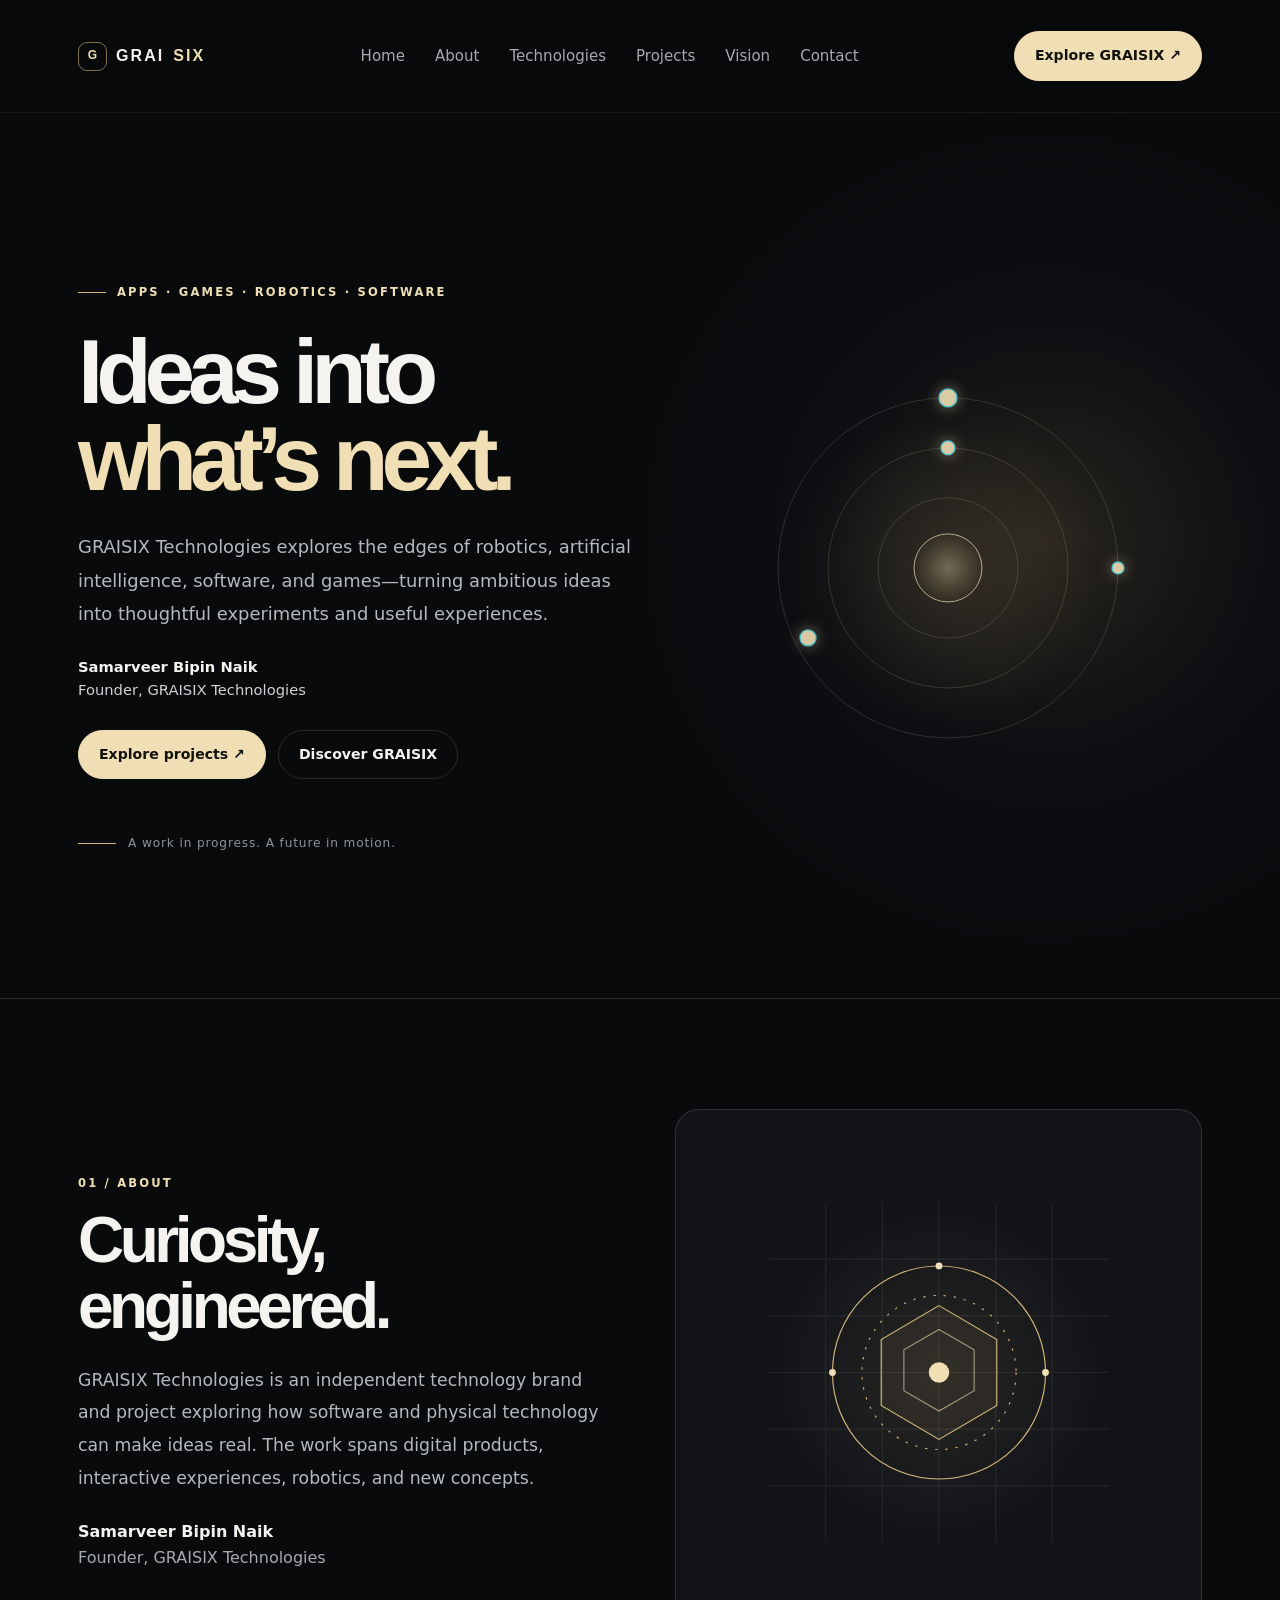
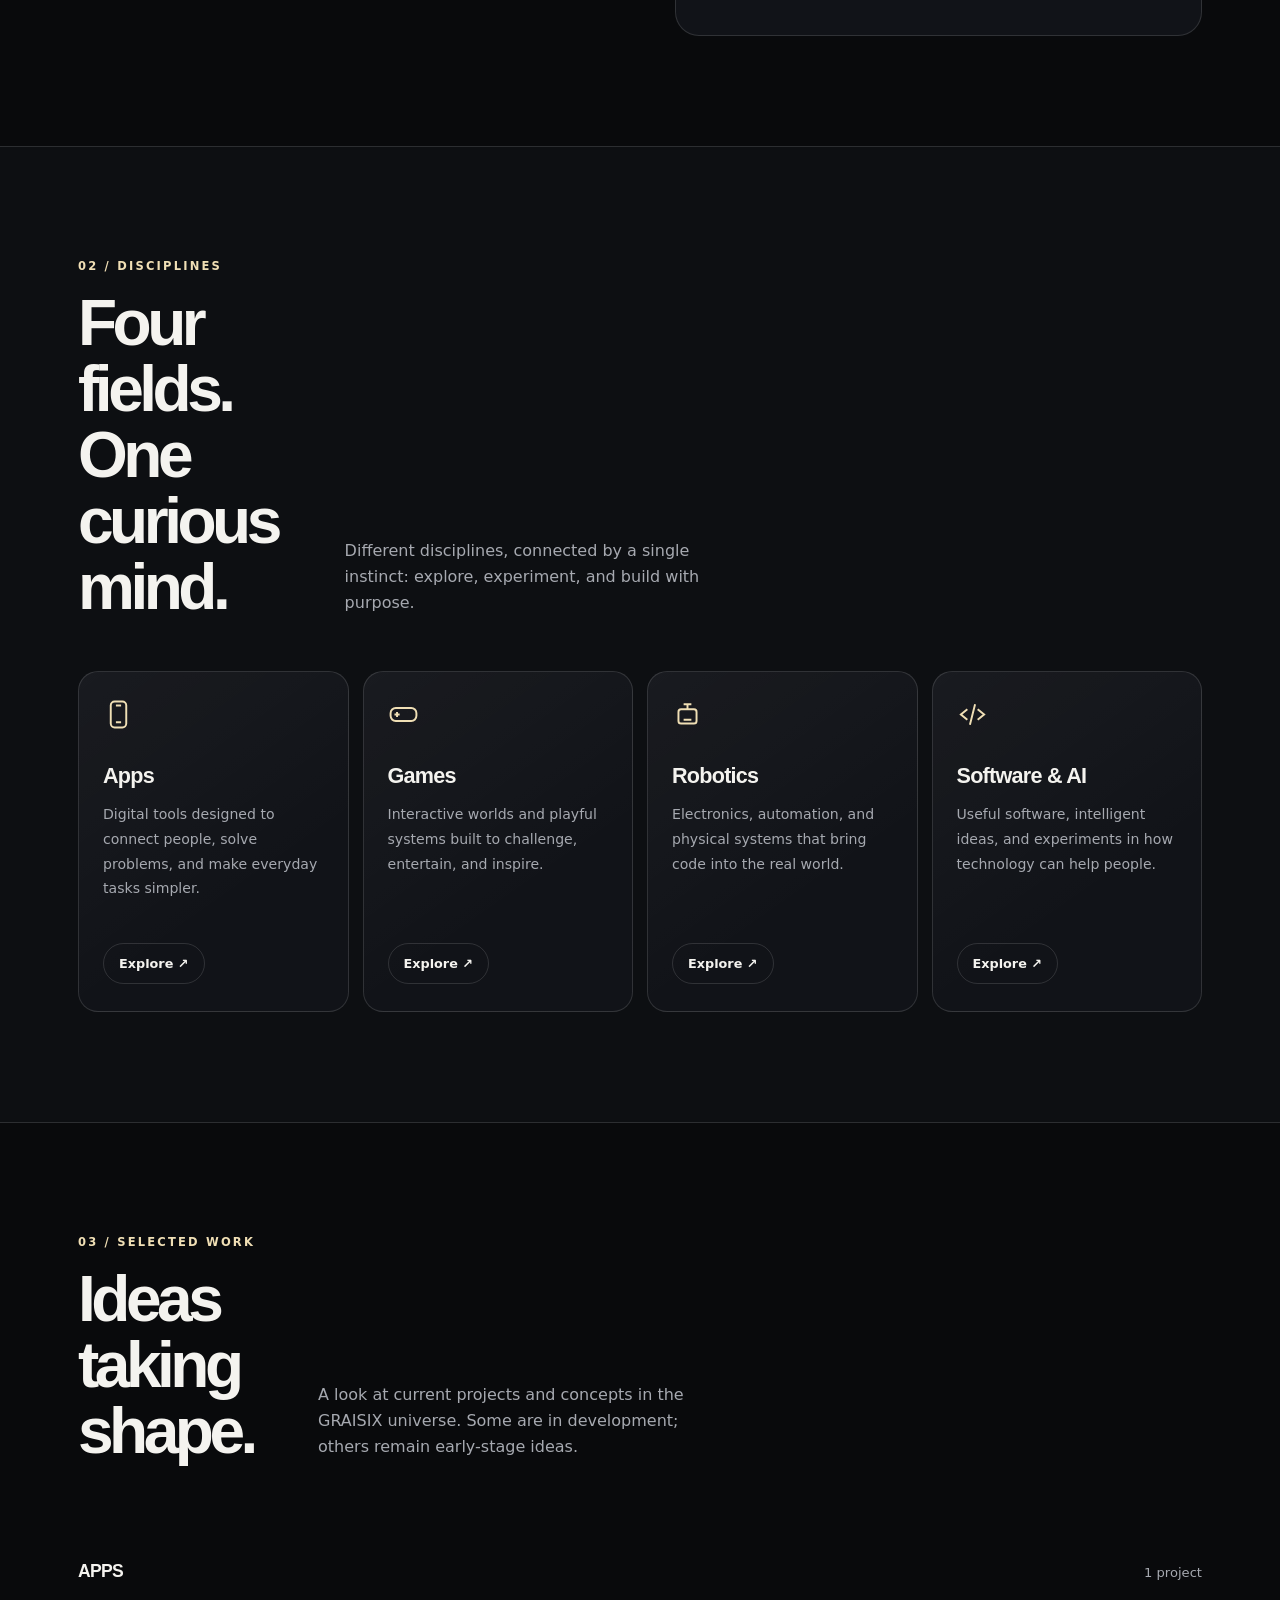
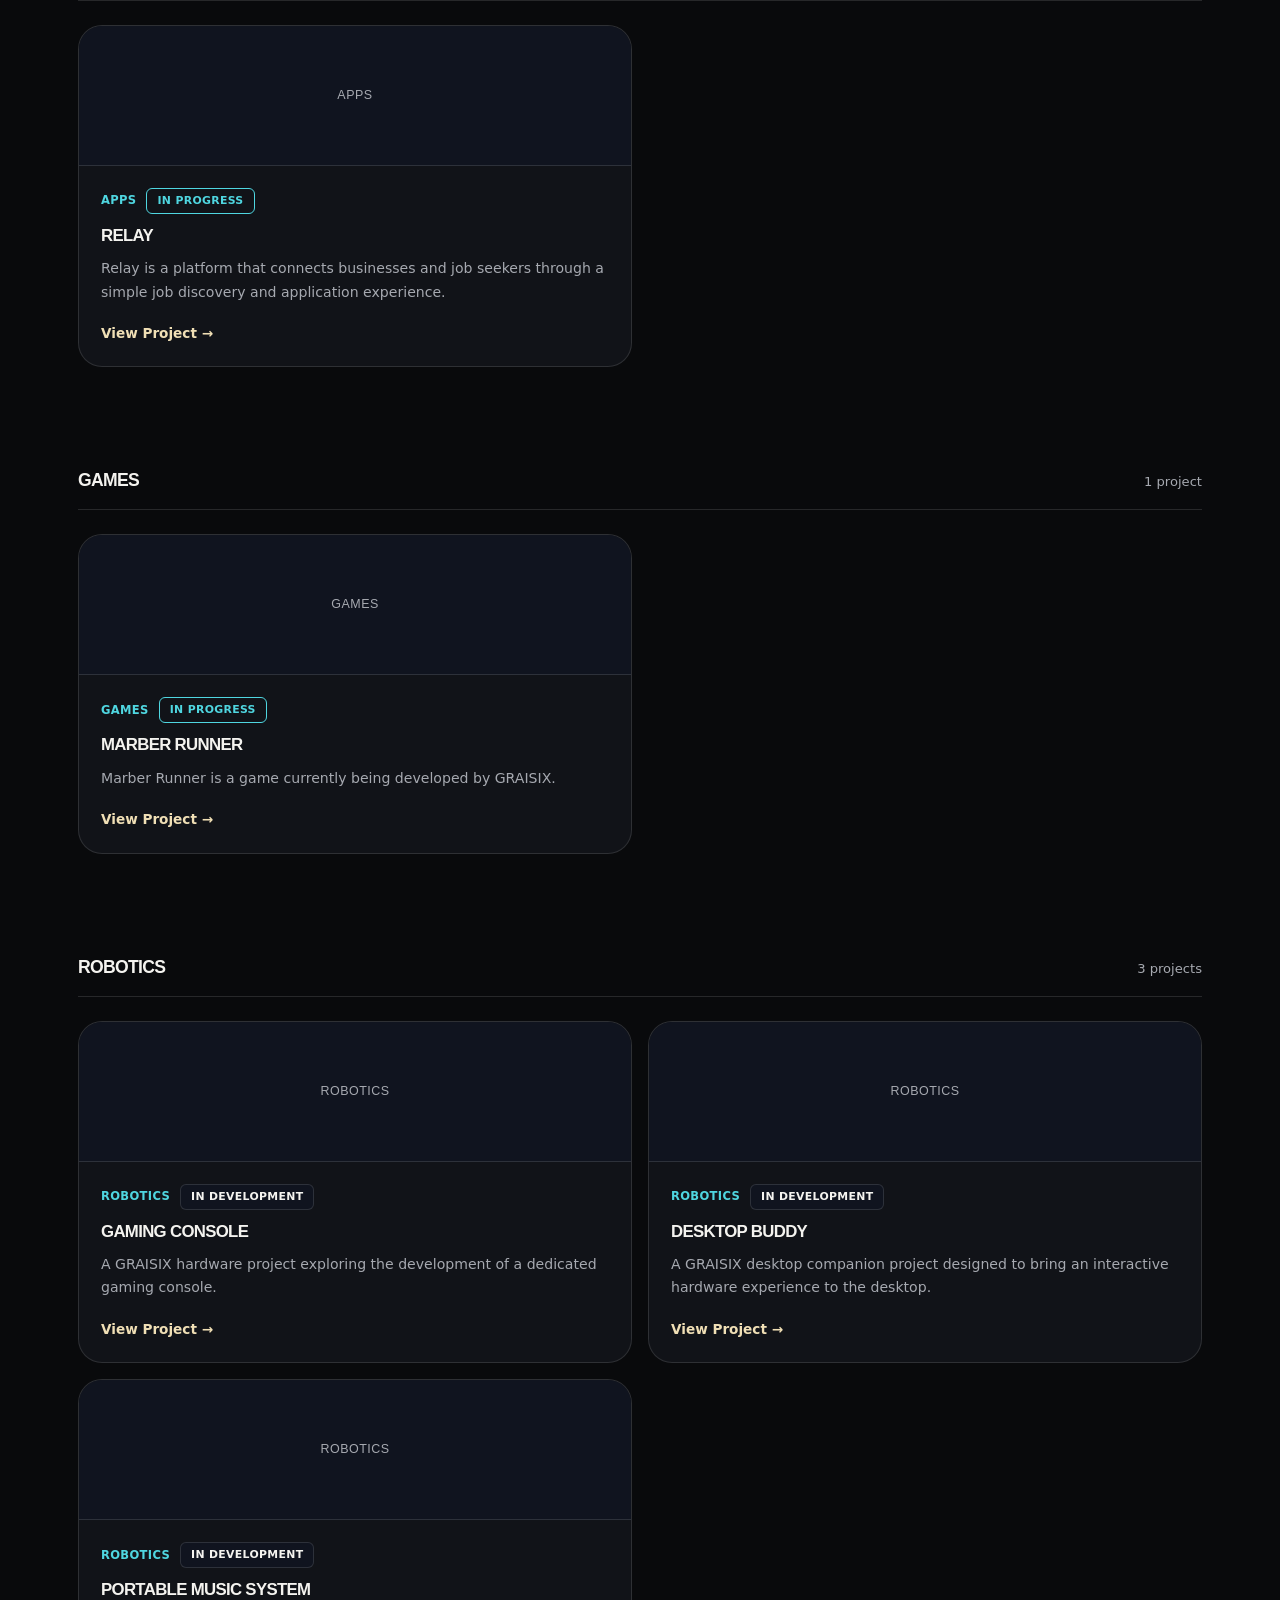
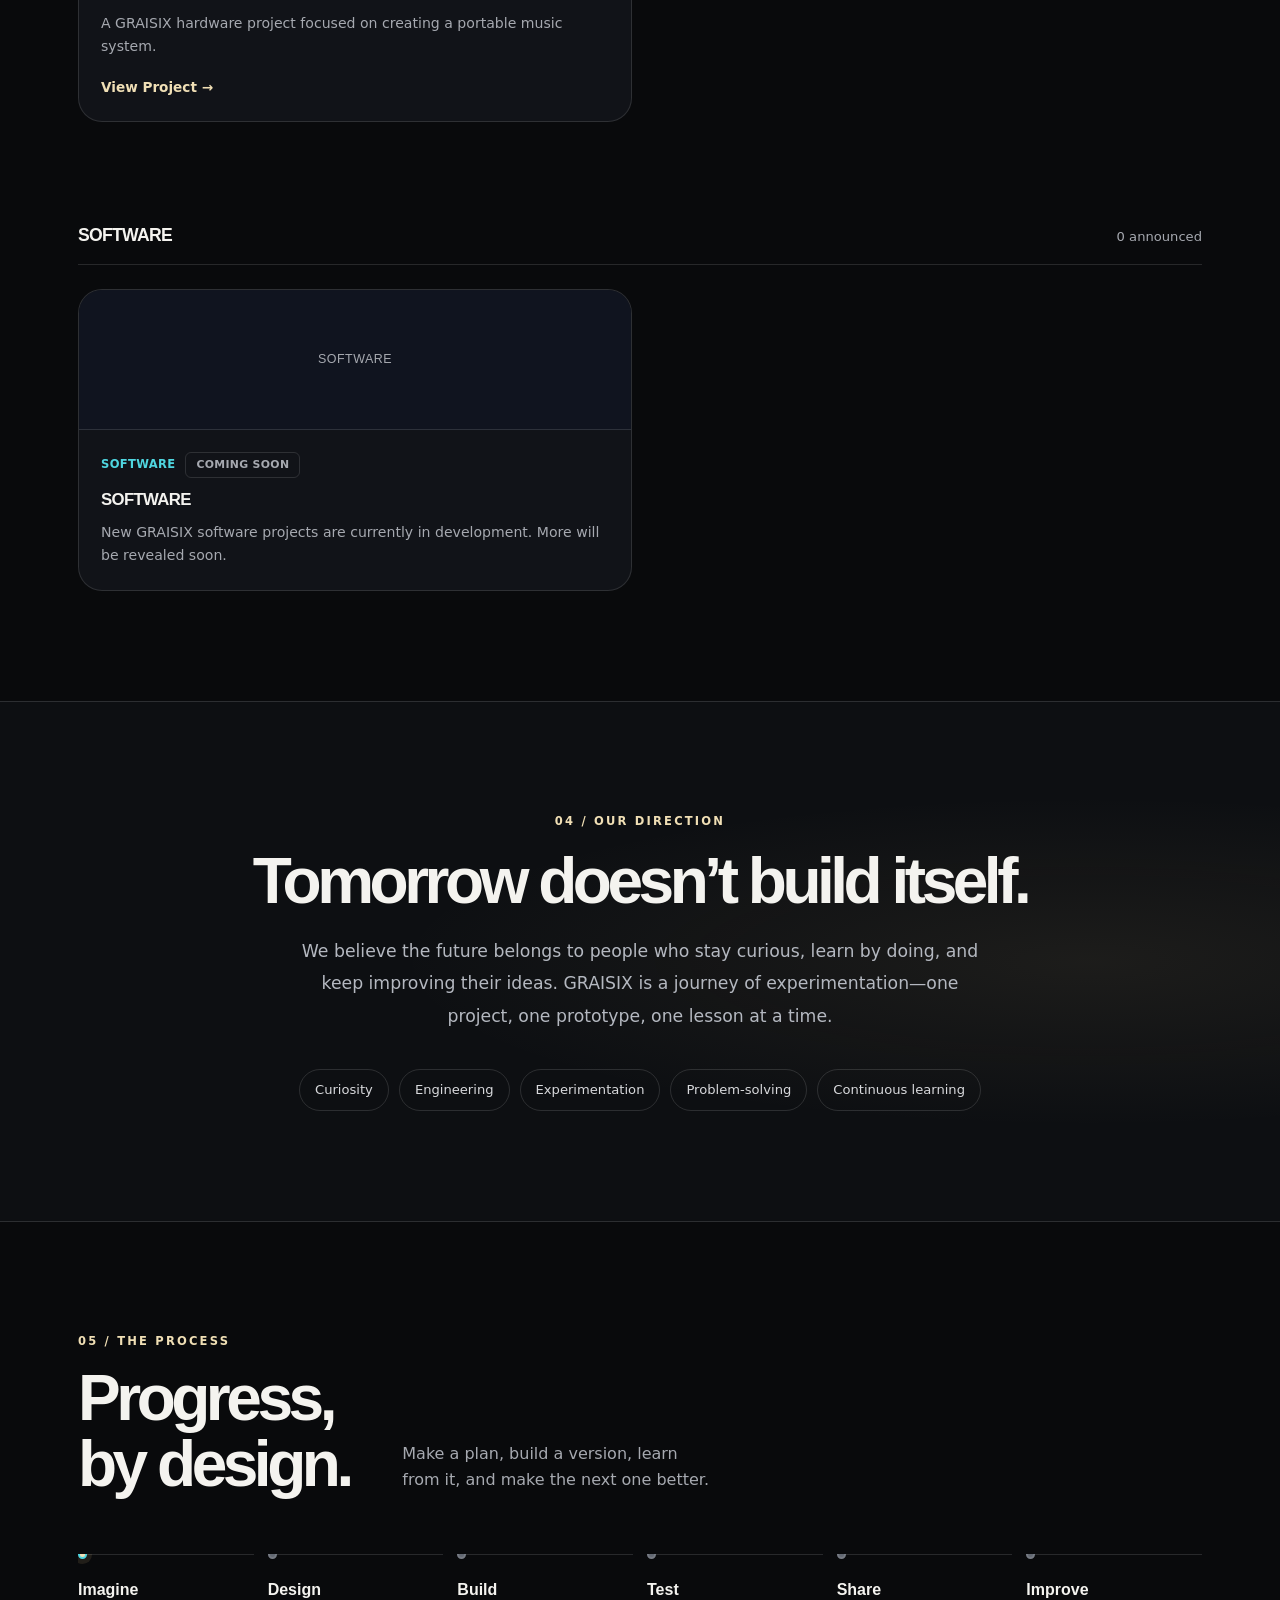
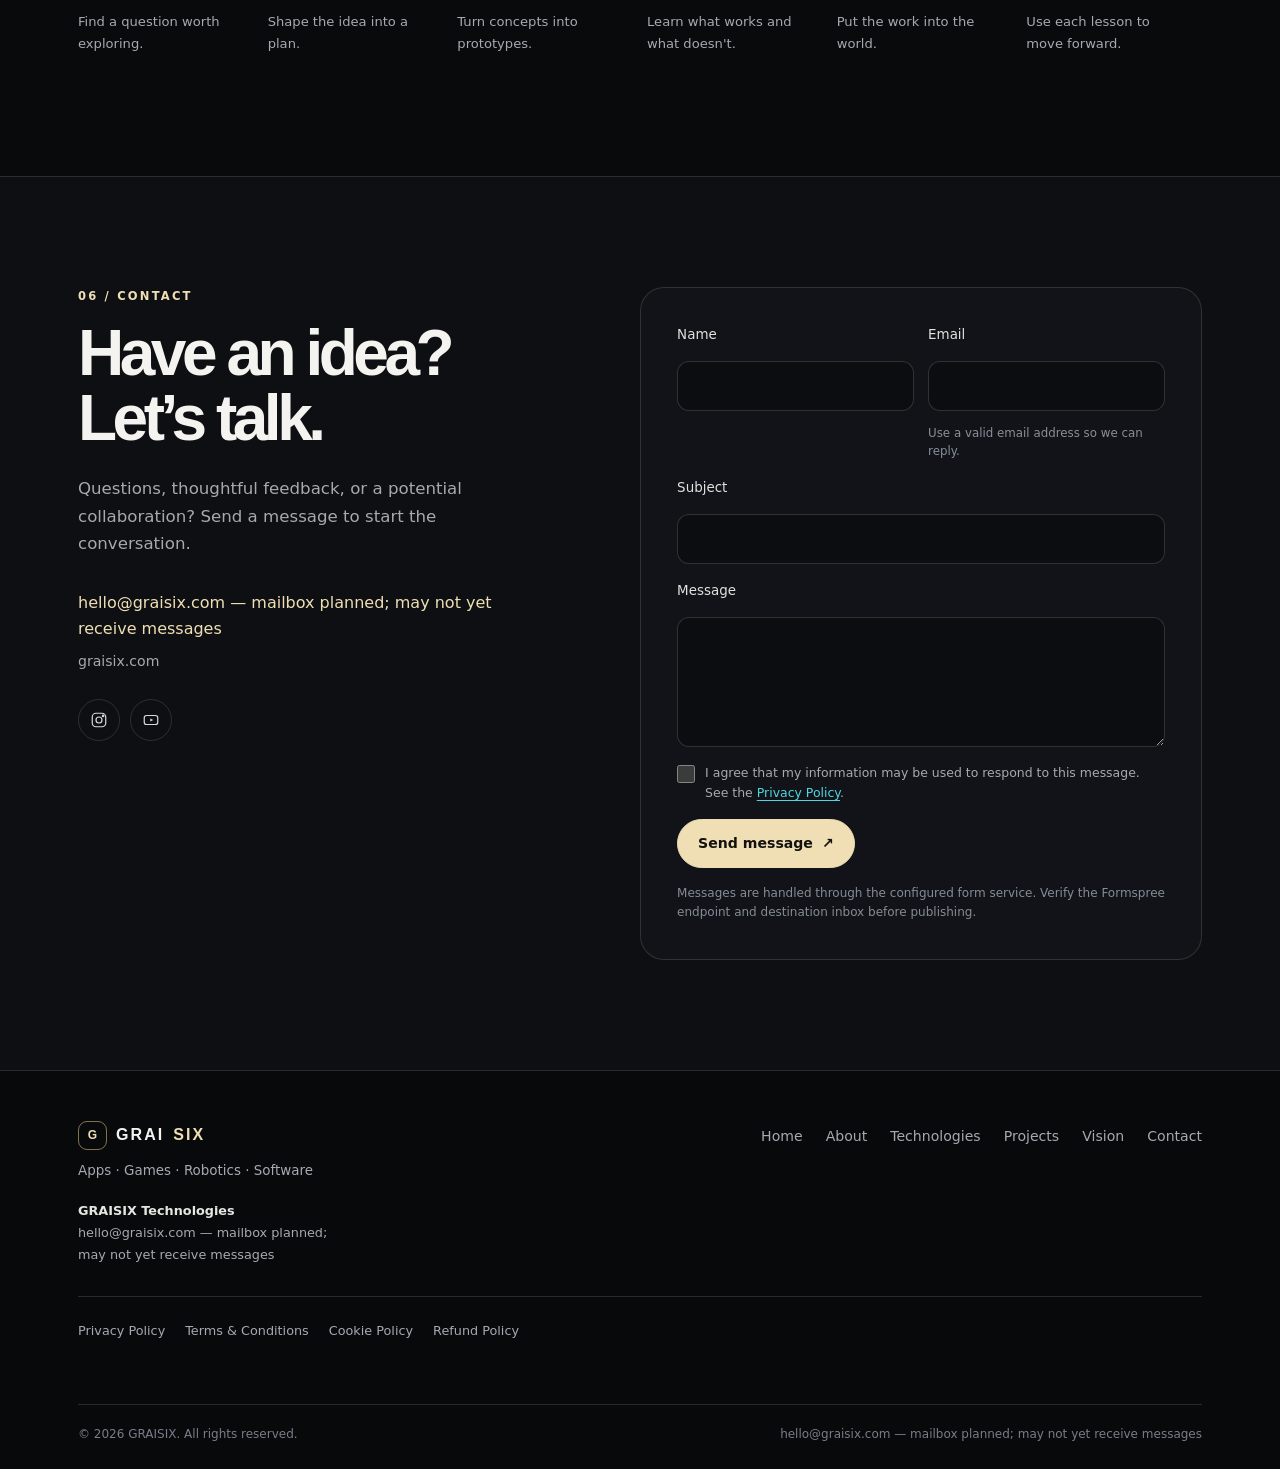
<file: index.html>
<!DOCTYPE html>
<html lang="en">
<head>
<meta charset="UTF-8">
<meta name="viewport" content="width=device-width, initial-scale=1, viewport-fit=cover">
<meta name="theme-color" content="#090a0c">
<meta name="description" content="GRAISIX Technologies explores robotics, artificial intelligence, software, games, and innovation through ambitious ideas and practical projects.">
<meta name="robots" content="index,follow">
<title>GRAISIX Technologies — Ideas Into What’s Next</title>
<link rel="canonical" href="https://graisix.com/">
<link rel="icon" href="assets/logo/favicon.svg" type="image/svg+xml">
<meta property="og:type" content="website">
<meta property="og:url" content="https://graisix.com/">
<meta property="og:site_name" content="GRAISIX Technologies">
<meta property="og:title" content="GRAISIX Technologies — Ideas Into What’s Next">
<meta property="og:description" content="Robotics, AI, software, games, and innovation — explored through ideas built for what comes next.">
<meta name="twitter:card" content="summary">
<meta name="twitter:title" content="GRAISIX Technologies — Ideas Into What’s Next">
<meta name="twitter:description" content="Robotics, AI, software, games, and innovation — explored through ideas built for what comes next.">
<script type="application/ld+json">
{"@context":"https://schema.org","@type":"WebSite","name":"GRAISIX Technologies","alternateName":"GRAISIX","url":"https://graisix.com/"}
</script>
<link rel="stylesheet" href="css/style.css">
<style>
:root{color-scheme:dark;--bg:#090a0c;--surface:#111318;--text:#f4f3ef;--muted:#a6a9b0;--line:rgba(255,255,255,.13);--gold:#d4b77d;--gold2:#f0dfb5;--max:1220px;--radius:24px}
*,*:before,*:after{box-sizing:border-box}html{scroll-behavior:smooth;scroll-padding-top:95px}body{margin:0;background:var(--bg);color:var(--text);font-family:Inter,ui-sans-serif,system-ui,-apple-system,BlinkMacSystemFont,"Segoe UI",sans-serif;line-height:1.65;-webkit-font-smoothing:antialiased}a{color:inherit;text-decoration:none}button,input,textarea{font:inherit}::selection{background:#d4b77d55;color:white}.wrap{width:min(var(--max),calc(100% - 48px));margin:auto}.skip-link{position:absolute;left:-9999px;top:10px;background:white;color:black;padding:10px;z-index:9999}.skip-link:focus{left:10px}
#siteHeader{position:sticky;top:0;z-index:1000;background:#090a0cdd;border-bottom:1px solid #ffffff12;backdrop-filter:blur(20px)}#siteHeader nav.wrap{min-height:76px;display:flex;align-items:center;justify-content:space-between;gap:24px}.logo{display:inline-flex;align-items:center;gap:9px;font-weight:800;letter-spacing:.13em;font-size:1rem;white-space:nowrap}.logo:before{content:"G";width:29px;height:29px;display:grid;place-items:center;border:1px solid #d4b77d99;border-radius:9px;color:var(--gold2);font-size:.75rem;letter-spacing:0}.logo span{color:var(--gold2)}.nav-links{list-style:none;display:flex;gap:clamp(14px,2.4vw,30px);padding:0;margin:0;color:#d5d6d9;font-size:.87rem}.nav-links a:hover,.footer-links a:hover{color:var(--gold2)}.btn{display:inline-flex;align-items:center;justify-content:center;gap:9px;padding:12px 20px;border:1px solid var(--line);border-radius:999px;color:var(--text);background:transparent;font-size:.88rem;font-weight:650;cursor:pointer;transition:transform .2s,border-color .2s,background .2s}.btn:hover{transform:translateY(-2px);border-color:#d4b77d99;background:#d4b77d12}.btn-primary{color:#11110e!important;background:var(--gold2)!important;border-color:var(--gold2)!important}.btn-primary:hover{background:#f7e9c8!important}.nav-cta{white-space:nowrap}.burger{display:none;width:44px;height:44px;border:1px solid var(--line);border-radius:13px;background:transparent;color:var(--text);cursor:pointer}.burger span{display:block;width:18px;height:1.5px;margin:4px auto;background:currentColor}.mobile-menu{display:none}
.hero{min-height:min(790px,calc(100svh - 76px));display:flex;align-items:center;overflow:hidden;border-bottom:1px solid var(--line);position:relative;isolation:isolate}.hero:before{content:"";position:absolute;z-index:-2;width:min(75vw,900px);aspect-ratio:1;right:-17%;top:48%;transform:translateY(-50%);border-radius:50%;background:radial-gradient(circle,#d4b77d25,#43506612 34%,transparent 68%)}.hero>.wrap{display:grid;grid-template-columns:1.08fr .92fr;align-items:center;gap:20px;padding-block:100px 85px}.hero>.wrap>div:first-child{position:relative;z-index:2}.tagline,.section-kicker{color:var(--gold2);text-transform:uppercase;letter-spacing:.19em;font-size:.72rem;font-weight:750}.tagline{display:flex;align-items:center;gap:11px}.tagline:before{content:"";width:28px;height:1px;background:var(--gold)}.hero h1{font-size:clamp(3.4rem,7.1vw,7.2rem);font-weight:560;line-height:.96;letter-spacing:-.078em;margin:26px 0 28px;max-width:800px}.hero h1 span{color:var(--gold2)}.hero p{max-width:570px;color:#b4b8c0;font-size:clamp(1rem,1.4vw,1.17rem);line-height:1.85}.hero .founder-credit{margin:25px 0;color:#d0d1d4;font-size:.92rem;line-height:1.6}.founder-credit strong{color:var(--text)}.hero-actions{display:flex;flex-wrap:wrap;gap:12px;margin-top:28px}.scroll-hint{display:flex;align-items:center;gap:12px;margin-top:54px;color:#8e949e;font-size:.76rem;letter-spacing:.07em}.scroll-line{height:1px;width:38px;background:var(--gold)}.orbit-wrap{width:min(100%,520px);justify-self:end;position:relative;opacity:.9}.orbit-wrap:before{content:"";position:absolute;inset:17%;border-radius:50%;background:radial-gradient(circle,#d4b77d24,transparent 68%);filter:blur(10px)}.orbit-wrap svg{width:100%;position:relative;overflow:visible}.orbit-ring{fill:none;stroke:#f0dfb538;stroke-width:.8}.orbit-core{fill:url(#gxCore);stroke:#f0dfb5cc;stroke-width:1}.orbit-node{fill:var(--gold2);filter:drop-shadow(0 0 7px #f0dfb588)}.spin-slow{transform-origin:220px 220px;animation:spin 28s linear infinite}.spin-slow-rev{transform-origin:220px 220px;animation:spin 36s linear infinite reverse}@keyframes spin{to{transform:rotate(360deg)}}
section[id]{scroll-margin-top:90px}.section-shell{padding:110px 0}.section-head{display:flex;justify-content:space-between;align-items:end;gap:34px;margin-bottom:42px}.section-head h2,.about-grid h2,.vision h2,.contact-info h2{font-size:clamp(2.5rem,5vw,4.9rem);line-height:1.03;letter-spacing:-.07em;font-weight:560;margin:15px 0 0}.section-head p{color:var(--muted);max-width:400px;margin:0 0 4px}.about-grid{display:grid;grid-template-columns:1fr 1fr;gap:70px;align-items:center}.about-grid>div:first-child>p:not(.founder-credit){max-width:600px;color:#b4b8c0;font-size:1.08rem;line-height:1.9;margin-top:24px}.about-grid .founder-credit{color:var(--muted);margin-top:24px}.about-visual{min-height:330px;border:1px solid var(--line);border-radius:var(--radius);background:radial-gradient(circle,#d4b77d1f,transparent 45%),var(--surface);display:grid;place-items:center;overflow:hidden}.about-visual svg{width:min(100%,340px)}
#technologies{background:#0d0f12;border-block:1px solid var(--line)}.grid-4{display:grid;grid-template-columns:repeat(4,minmax(0,1fr));gap:14px}.tech-card{border:1px solid var(--line);border-radius:20px;padding:27px 24px;min-height:280px;background:linear-gradient(145deg,#ffffff09,transparent 65%),var(--surface);transition:transform .25s,border-color .25s}.tech-card:hover{transform:translateY(-4px);border-color:#d4b77d77}.tech-card .icon{width:31px;height:31px;color:var(--gold2);margin-bottom:28px}.tech-card h3{font-size:1.35rem;letter-spacing:-.035em;font-weight:600;margin:0 0 9px}.tech-card p{color:var(--muted);font-size:.88rem;line-height:1.75;margin:0 0 22px}.tech-card .btn{padding:9px 15px;font-size:.8rem}
#projects{background:var(--bg)}#projectGrids{display:grid;gap:35px}#projectGrids>*{min-width:0}#projectGrids .grid-4,#projectGrids .project-grid,#projectGrids .projects-grid{display:grid;grid-template-columns:repeat(2,minmax(0,1fr));gap:16px}#projectGrids h2,#projectGrids h3{letter-spacing:-.04em}#projectGrids .project-card,#projectGrids .project-item,#projectGrids article,#projectGrids [class*="project-card"]{border:1px solid var(--line);border-radius:22px;background:radial-gradient(ellipse at 90% 5%,#d4b77d1a,transparent 42%),var(--surface);padding:28px}#projectGrids p{color:var(--muted)}#projectGrids a{color:var(--gold2)}
#vision{border-block:1px solid var(--line);background:radial-gradient(ellipse at 85% 50%,#d4b77d14,transparent 45%),#0d0f12}.vision{text-align:center}.vision h2{max-width:900px;margin:18px auto 20px}.vision>p{max-width:700px;margin:auto;color:#b4b8c0;font-size:1.08rem;line-height:1.9}.vision-points{display:flex;justify-content:center;flex-wrap:wrap;gap:10px;margin-top:36px}.vision-points>div{padding:9px 15px;border:1px solid var(--line);border-radius:999px;color:#d8d9dc;font-size:.82rem}
.timeline{display:grid;grid-template-columns:repeat(6,minmax(0,1fr));gap:14px}.tl-step{position:relative;border-top:1px solid var(--line);padding-top:22px}.tl-step .dot{position:absolute;top:-5px;left:0;width:9px;height:9px;border-radius:50%;background:#626872}.tl-step.active .dot{background:var(--gold2);box-shadow:0 0 0 5px #d4b77d1f}.tl-step h4{margin:0 0 8px;font-size:1rem;font-weight:600}.tl-step p{color:var(--muted);font-size:.82rem;line-height:1.7;margin:0}
#contact{background:#0d0f12;border-top:1px solid var(--line)}.contact-grid{display:grid;grid-template-columns:.9fr 1.1fr;gap:clamp(38px,8vw,110px);align-items:start}.contact-info>p{color:var(--muted);font-size:1.04rem;max-width:390px;margin-top:23px}.contact-detail{display:grid;gap:8px;margin-top:32px;color:var(--gold2);overflow-wrap:anywhere}.contact-detail a:last-child{color:var(--muted);font-size:.88rem}.social-row{display:flex;gap:10px;margin-top:25px}.social-row a{width:42px;height:42px;border:1px solid var(--line);border-radius:50%;display:grid;place-items:center;color:#d8d9dc}.social-row a:hover{color:var(--gold2);border-color:var(--gold)}.contact-form{border:1px solid var(--line);border-radius:var(--radius);background:var(--surface);padding:clamp(22px,4vw,36px);display:flex;flex-direction:column;gap:18px}.form-row{display:grid;grid-template-columns:1fr 1fr;gap:14px}.field{display:flex;flex-direction:column;gap:8px;min-width:0}.field label{font-size:.84rem;color:#e1e1de}.field input,.field textarea{width:100%;min-width:0;border:1px solid #ffffff26;border-radius:12px;padding:12px 13px;color:var(--text);background:#0b0d10;outline:none}.field input:focus,.field textarea:focus{border-color:var(--gold);box-shadow:0 0 0 3px #d4b77d1a}.field textarea{min-height:130px;resize:vertical}.field-hint{color:#898f99;font-size:.74rem;line-height:1.5}.consent-row{display:flex;align-items:flex-start;gap:10px;color:var(--muted);font-size:.78rem;line-height:1.6}.consent-row input{margin-top:5px;accent-color:var(--gold)}.consent-row a{text-decoration:underline;text-underline-offset:3px}.form-note{color:#858c96;font-size:.75rem;line-height:1.6;margin:0}
footer{background:#08090b;border-top:1px solid var(--line);padding:50px 0 24px}.footer-grid{display:flex;justify-content:space-between;gap:36px;align-items:start}.footer-links{display:flex;flex-wrap:wrap;list-style:none;gap:12px 23px;padding:0;margin:4px 0 0;color:var(--muted);font-size:.83rem}.footer-business{color:var(--muted);font-size:.8rem;margin-top:18px}.footer-business strong{color:#e5e5e1;font-weight:600}.footer-legal{display:flex;flex-wrap:wrap;list-style:none;gap:10px 20px;padding:23px 0;margin:30px 0 0;border-top:1px solid var(--line);color:#8f949d;font-size:.77rem}.footer-bottom{display:flex;justify-content:space-between;gap:20px;flex-wrap:wrap;border-top:1px solid var(--line);padding-top:20px;color:#777e88;font-size:.75rem}
a:focus-visible,button:focus-visible{outline:2px solid var(--gold2);outline-offset:4px}.reveal{animation:rise .75s both}@keyframes rise{from{opacity:0;transform:translateY(12px)}to{opacity:1;transform:translateY(0)}}
@media(max-width:1050px){.nav-links{gap:14px;font-size:.82rem}.nav-cta{display:none}.hero>.wrap{grid-template-columns:1fr .75fr}.grid-4{grid-template-columns:repeat(2,minmax(0,1fr))}.timeline{grid-template-columns:repeat(3,minmax(0,1fr));row-gap:28px}}
@media(max-width:760px){.wrap{width:calc(100% - 36px)}#siteHeader nav.wrap{min-height:68px}.nav-links,#siteHeader .nav-cta{display:none}.burger{display:block}.mobile-menu{position:fixed;z-index:999;inset:68px 0 auto;padding:18px 22px 25px;background:#090a0cf9;border-bottom:1px solid var(--line);display:none;flex-direction:column;max-height:calc(100svh - 68px);overflow:auto}.mobile-menu.open{display:flex}.mobile-menu>a:not(.btn){padding:14px 4px;border-bottom:1px solid #ffffff12;color:#e1e2e4}.mobile-menu .btn{margin-top:17px}.hero{min-height:auto}.hero>.wrap{grid-template-columns:1fr;padding-block:85px 60px}.hero h1{font-size:clamp(3.25rem,13vw,5.4rem)}.hero p{font-size:1rem}.orbit-wrap{position:absolute;width:280px;right:-75px;top:38px;opacity:.3;pointer-events:none}.scroll-hint{margin-top:42px}.section-shell{padding:78px 0}.section-head{display:block;margin-bottom:30px}.section-head p{margin-top:17px}.about-grid,.contact-grid{grid-template-columns:1fr;gap:36px}.about-visual{min-height:260px}.grid-4{grid-template-columns:1fr 1fr;gap:10px}.tech-card{padding:21px 17px;min-height:270px}#projectGrids .grid-4,#projectGrids .project-grid,#projectGrids .projects-grid{grid-template-columns:1fr}#projectGrids .project-card,#projectGrids .project-item,#projectGrids article,#projectGrids [class*="project-card"]{padding:23px}.timeline{grid-template-columns:repeat(2,minmax(0,1fr));gap:28px 16px}.form-row{grid-template-columns:1fr}.footer-grid{flex-direction:column}.footer-bottom{flex-direction:column;gap:8px}}
@media(max-width:420px){.wrap{width:calc(100% - 30px)}.logo{font-size:.92rem}.hero-actions{align-items:stretch;flex-direction:column}.hero-actions .btn{width:100%}.grid-4{grid-template-columns:1fr}.tech-card{min-height:auto}.tech-card .icon{margin-bottom:16px}.timeline{grid-template-columns:1fr 1fr}.vision-points{gap:8px}}
@media(prefers-reduced-motion:reduce){html{scroll-behavior:auto}*,*:before,*:after{animation-duration:.01ms!important;animation-iteration-count:1!important;transition-duration:.01ms!important}}
</style>
</head>
<body>
<a class="skip-link" href="#mainContent">Skip to content</a>
<header id="siteHeader">
  <nav class="wrap" aria-label="Main navigation">
    <a href="#home" class="logo" aria-label="GRAISIX Technologies home">GRAI<span>SIX</span></a>
    <ul class="nav-links"><li><a href="#home">Home</a></li><li><a href="#about">About</a></li><li><a href="#technologies">Technologies</a></li><li><a href="#projects">Projects</a></li><li><a href="#vision">Vision</a></li><li><a href="#contact">Contact</a></li></ul>
    <a href="#technologies" class="btn btn-primary nav-cta">Explore GRAISIX ↗</a>
    <button class="burger" id="burgerBtn" type="button" aria-label="Open menu" aria-expanded="false" aria-controls="mobileMenu"><span></span><span></span><span></span></button>
  </nav>
</header>
<nav class="mobile-menu" id="mobileMenu" aria-label="Mobile navigation" aria-hidden="true">
  <a href="#home">Home</a><a href="#about">About</a><a href="#technologies">Technologies</a><a href="#projects">Projects</a><a href="#vision">Vision</a><a href="#contact">Contact</a><a href="#technologies" class="btn btn-primary">Explore GRAISIX ↗</a>
</nav>
<main id="mainContent">
<section class="hero" id="home" aria-labelledby="heroTitle"><div class="wrap">
  <div><div class="tagline">Apps · Games · Robotics · Software</div><h1 id="heroTitle">Ideas into <span>what’s next.</span></h1>
  <p>GRAISIX Technologies explores the edges of robotics, artificial intelligence, software, and games—turning ambitious ideas into thoughtful experiments and useful experiences.</p>
  <p class="founder-credit"><strong>Samarveer Bipin Naik</strong><br>Founder, GRAISIX Technologies</p>
  <div class="hero-actions"><a href="#projects" class="btn btn-primary">Explore projects ↗</a><a href="#about" class="btn btn-ghost">Discover GRAISIX</a></div>
  <div class="scroll-hint"><span class="scroll-line"></span>A work in progress. A future in motion.</div></div>
  <div class="orbit-wrap" aria-hidden="true"><svg viewBox="0 0 440 440"><defs><radialGradient id="gxCore"><stop offset="0%" stop-color="#f0dfb5" stop-opacity=".4"/><stop offset="100%" stop-color="#d4b77d" stop-opacity=".03"/></radialGradient></defs><circle class="orbit-ring" cx="220" cy="220" r="170"/><circle class="orbit-ring" cx="220" cy="220" r="120"/><circle class="orbit-ring" cx="220" cy="220" r="70"/><circle class="orbit-core" cx="220" cy="220" r="34"/><g class="spin-slow"><circle class="orbit-node" cx="220" cy="50" r="9"/><circle class="orbit-node" cx="390" cy="220" r="6"/></g><g class="spin-slow-rev"><circle class="orbit-node" cx="220" cy="100" r="7"/><circle class="orbit-node" cx="80" cy="290" r="8"/></g></svg></div>
</div></section>
<section id="about" class="section-shell"><div class="wrap about-grid"><div><div class="section-kicker">01 / About</div><h2>Curiosity, engineered.</h2><p>GRAISIX Technologies is an independent technology brand and project exploring how software and physical technology can make ideas real. The work spans digital products, interactive experiences, robotics, and new concepts.</p><p class="founder-credit"><strong>Samarveer Bipin Naik</strong><br>Founder, GRAISIX Technologies</p></div><div class="about-visual" aria-hidden="true"><svg viewBox="0 0 300 300"><g stroke="rgba(255,255,255,.07)" stroke-width="1"><path d="M0 50H300M0 100H300M0 150H300M0 200H300M0 250H300M50 0V300M100 0V300M150 0V300M200 0V300M250 0V300"/></g><circle cx="150" cy="150" r="94" fill="none" stroke="#d4b77d"/><circle cx="150" cy="150" r="68" fill="none" stroke="#d4b77d" stroke-dasharray="2 7"/><path d="M150 91L201 121V179L150 209L99 179V121Z" fill="#d4b77d0f" stroke="#d4b77d"/><path d="M150 112L181 130V166L150 184L119 166V130Z" fill="none" stroke="#f0dfb5" stroke-opacity=".6"/><circle cx="150" cy="150" r="9" fill="#f0dfb5"/><circle cx="150" cy="56" r="3" fill="#f0dfb5"/><circle cx="244" cy="150" r="3" fill="#f0dfb5"/><circle cx="56" cy="150" r="3" fill="#f0dfb5"/></svg></div></div></section>
<section id="technologies" class="section-shell"><div class="wrap"><div class="section-head"><div><div class="section-kicker">02 / Disciplines</div><h2>Four fields.<br>One curious mind.</h2></div><p>Different disciplines, connected by a single instinct: explore, experiment, and build with purpose.</p></div>
<div class="grid-4">
<article class="tech-card"><svg class="icon" aria-hidden="true" viewBox="0 0 24 24" fill="none" stroke="currentColor" stroke-width="1.5"><rect x="6" y="2" width="12" height="20" rx="3"/><path d="M10 5h4M10 18h4"/></svg><h3>Apps</h3><p>Digital tools designed to connect people, solve problems, and make everyday tasks simpler.</p><a href="#cat-apps" class="btn btn-ghost" aria-label="Explore app projects">Explore ↗</a></article>
<article class="tech-card"><svg class="icon" aria-hidden="true" viewBox="0 0 24 24" fill="none" stroke="currentColor" stroke-width="1.5"><rect x="2" y="7" width="20" height="10" rx="4"/><path d="M7 10v4M5 12h4M15 10h.01M18 13h.01"/></svg><h3>Games</h3><p>Interactive worlds and playful systems built to challenge, entertain, and inspire.</p><a href="#cat-games" class="btn btn-ghost" aria-label="Explore game projects">Explore ↗</a></article>
<article class="tech-card"><svg class="icon" aria-hidden="true" viewBox="0 0 24 24" fill="none" stroke="currentColor" stroke-width="1.5"><rect x="5" y="8" width="14" height="11" rx="2"/><path d="M12 8V4M9 4h6M9 12h.01M15 12h.01M9 16h6"/></svg><h3>Robotics</h3><p>Electronics, automation, and physical systems that bring code into the real world.</p><a href="#cat-robotics" class="btn btn-ghost" aria-label="Explore robotics projects">Explore ↗</a></article>
<article class="tech-card"><svg class="icon" aria-hidden="true" viewBox="0 0 24 24" fill="none" stroke="currentColor" stroke-width="1.5"><path d="M8 8l-5 4 5 4M16 8l5 4-5 4M14 4l-4 16"/></svg><h3>Software &amp; AI</h3><p>Useful software, intelligent ideas, and experiments in how technology can help people.</p><a href="#cat-software" class="btn btn-ghost" aria-label="Explore software projects">Explore ↗</a></article>
</div></div></section>
<section id="projects" class="section-shell"><div class="wrap"><div class="section-head"><div><div class="section-kicker">03 / Selected work</div><h2>Ideas taking shape.</h2></div><p>A look at current projects and concepts in the GRAISIX universe. Some are in development; others remain early-stage ideas.</p></div><div id="projectGrids"></div></div></section>
<section id="vision" class="section-shell"><div class="wrap vision"><div class="section-kicker">04 / Our direction</div><h2>Tomorrow doesn’t build itself.</h2><p>We believe the future belongs to people who stay curious, learn by doing, and keep improving their ideas. GRAISIX is a journey of experimentation—one project, one prototype, one lesson at a time.</p><div class="vision-points"><div>Curiosity</div><div>Engineering</div><div>Experimentation</div><div>Problem-solving</div><div>Continuous learning</div></div></div></section>
<section id="journey" class="section-shell"><div class="wrap"><div class="section-head"><div><div class="section-kicker">05 / The process</div><h2>Progress, by design.</h2></div><p>Make a plan, build a version, learn from it, and make the next one better.</p></div><div class="timeline"><div class="tl-step active"><div class="dot"></div><h4>Imagine</h4><p>Find a question worth exploring.</p></div><div class="tl-step"><div class="dot"></div><h4>Design</h4><p>Shape the idea into a plan.</p></div><div class="tl-step"><div class="dot"></div><h4>Build</h4><p>Turn concepts into prototypes.</p></div><div class="tl-step"><div class="dot"></div><h4>Test</h4><p>Learn what works and what doesn't.</p></div><div class="tl-step"><div class="dot"></div><h4>Share</h4><p>Put the work into the world.</p></div><div class="tl-step"><div class="dot"></div><h4>Improve</h4><p>Use each lesson to move forward.</p></div></div></div></section>
<section id="contact" class="section-shell"><div class="wrap contact-grid"><div class="contact-info"><div class="section-kicker">06 / Contact</div><h2>Have an idea?<br>Let’s talk.</h2><p>Questions, thoughtful feedback, or a potential collaboration? Send a message to start the conversation.</p><div class="contact-detail"><span class="contact-email" data-contact-email></span><a href="https://graisix.com/">graisix.com</a></div><div class="social-row"><a href="https://www.instagram.com/graisix.com26/?hl=en" aria-label="Instagram" target="_blank" rel="noopener noreferrer"><svg width="18" height="18" viewBox="0 0 24 24" fill="none" stroke="currentColor" stroke-width="1.6" aria-hidden="true"><rect x="3" y="3" width="18" height="18" rx="5"/><circle cx="12" cy="12" r="4"/><circle cx="17.5" cy="6.5" r="1"/></svg></a><a href="https://www.youtube.com/@GRAISIX" aria-label="YouTube" target="_blank" rel="noopener noreferrer"><svg width="18" height="18" viewBox="0 0 24 24" fill="none" stroke="currentColor" stroke-width="1.6" aria-hidden="true"><rect x="3" y="6" width="18" height="12" rx="3"/><path d="M11 10l4 2-4 2z" fill="currentColor" stroke="none"/></svg></a></div></div>
<form class="contact-form" id="contactForm" data-formspree-endpoint="https://formspree.io/f/mkjgqjzr" method="POST">
<div class="form-row"><div class="field"><label for="cf-name">Name</label><input id="cf-name" name="name" type="text" autocomplete="name" required></div><div class="field"><label for="cf-email">Email</label><input id="cf-email" name="email" type="email" autocomplete="email" aria-describedby="cf-email-hint" required><small class="field-hint" id="cf-email-hint">Use a valid email address so we can reply.</small></div></div>
<div class="field"><label for="cf-subject">Subject</label><input id="cf-subject" name="subject" type="text"></div><div class="field"><label for="cf-message">Message</label><textarea id="cf-message" name="message" required></textarea></div><input type="text" name="_gotcha" style="display:none" tabindex="-1" autocomplete="off" aria-hidden="true">
<div class="consent-row"><input type="checkbox" id="cf-consent" name="consent" required><label for="cf-consent">I agree that my information may be used to respond to this message. See the <a href="privacy.html">Privacy Policy</a>.</label></div>
<button type="submit" class="btn btn-primary" style="align-self:flex-start"><span class="btn-label">Send message</span><span aria-hidden="true">↗</span></button><p class="form-note" role="status" aria-live="polite">Messages are handled through the configured form service. Verify the Formspree endpoint and destination inbox before publishing.</p>
</form></div></section>
</main>
<footer><div class="wrap"><div class="footer-grid"><div><div class="logo">GRAI<span>SIX</span></div><p style="color:var(--muted);font-size:.84rem;margin-top:10px">Apps · Games · Robotics · Software</p><p class="footer-business"><strong>GRAISIX Technologies</strong><br><span data-contact-email></span></p></div><ul class="footer-links"><li><a href="#home">Home</a></li><li><a href="#about">About</a></li><li><a href="#technologies">Technologies</a></li><li><a href="#projects">Projects</a></li><li><a href="#vision">Vision</a></li><li><a href="#contact">Contact</a></li></ul></div><ul class="footer-legal"><li><a href="privacy.html">Privacy Policy</a></li><li><a href="terms.html">Terms &amp; Conditions</a></li><li><a href="cookies.html">Cookie Policy</a></li><li><a href="refund.html">Refund Policy</a></li></ul><div class="footer-bottom"><span>© <span id="currentYear">2026</span> GRAISIX. All rights reserved.</span><span data-contact-email></span></div></div></footer>
<script src="js/projects.js"></script>
<script>if(typeof renderProjectGrids==="function"){renderProjectGrids("projectGrids")}else{const p=document.getElementById("projectGrids");if(p)p.innerHTML='<p style="color:#a6a9b0">Project details are temporarily unavailable. Please check back soon.</p>'}</script>
<script src="js/site-config.js"></script>
<script src="js/email-tlds.js"></script>
<script src="js/script.js"></script>
<script type="application/ld+json">
{"@context":"https://schema.org","@type":"Project","name":"GRAISIX Technologies","url":"https://graisix.com/","description":"An independent technology brand and project exploring robotics, artificial intelligence, software, games, and innovation.","founder":{"@type":"Person","name":"Samarveer Bipin Naik"},"sameAs":["https://www.instagram.com/graisix.com26/?hl=en","https://www.youtube.com/@GRAISIX"]}
</script>
</body>
</html>
</file>
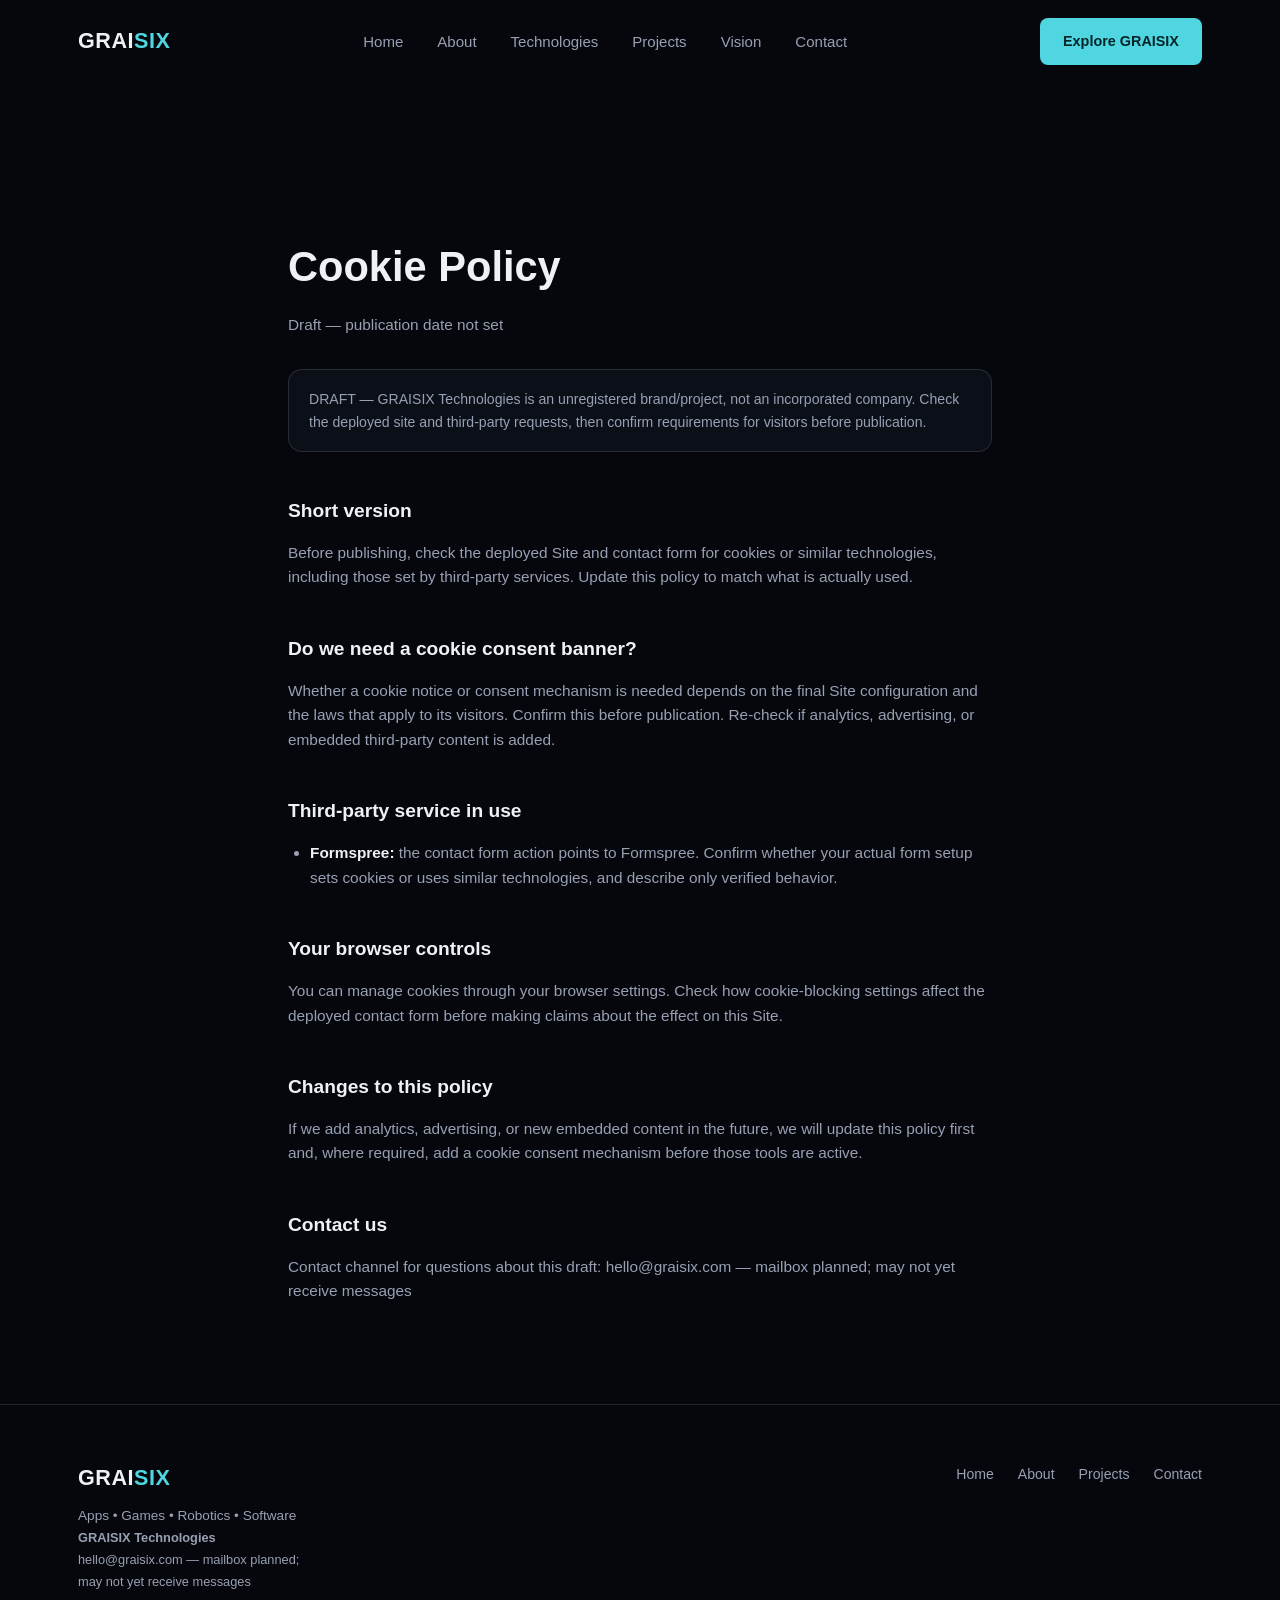
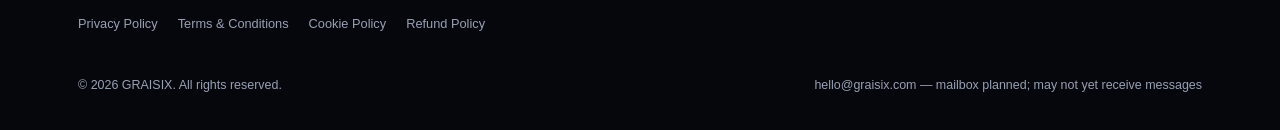
<file: cookies.html>
<!DOCTYPE html>
<html lang="en">
<head>
<meta charset="UTF-8">
<meta name="viewport" content="width=device-width, initial-scale=1, viewport-fit=cover">
<title>Cookie Policy: GRAISIX</title>
<meta name="description" content="What cookies and similar technologies, if any, this website uses.">
<link rel="icon" href="assets/logo/favicon.svg">
<link rel="canonical" href="https://graisix.com/cookies.html">
<meta name="robots" content="noindex,follow">
<meta property="og:title" content="Cookie Policy Draft: GRAISIX">
<meta property="og:description" content="Draft cookie and similar-technology information for the GRAISIX website. Review required before publication as a final policy.">
<meta property="og:type" content="website">
<meta property="og:url" content="https://graisix.com/cookies.html">
<meta property="og:site_name" content="GRAISIX">
<meta name="twitter:card" content="summary">
<meta name="twitter:title" content="Cookie Policy Draft: GRAISIX">
<meta name="twitter:description" content="Draft cookie and similar-technology information for the GRAISIX website. Review required before publication as a final policy.">
<link rel="stylesheet" href="css/style.css">
</head>
<body>

<header id="siteHeader">
  <nav class="wrap">
    <a href="index.html#home" class="logo">GRAI<span>SIX</span></a>
    <ul class="nav-links">
      <li><a href="index.html#home">Home</a></li>
      <li><a href="index.html#about">About</a></li>
      <li><a href="index.html#technologies">Technologies</a></li>
      <li><a href="index.html#projects">Projects</a></li>
      <li><a href="index.html#vision">Vision</a></li>
      <li><a href="index.html#contact">Contact</a></li>
    </ul>
    <a href="index.html#technologies" class="btn btn-primary nav-cta">Explore GRAISIX</a>
    <button class="burger" id="burgerBtn" aria-label="Open menu" aria-expanded="false" aria-controls="mobileMenu">
      <span></span><span></span><span></span>
    </button>
  </nav>
</header>

<nav class="mobile-menu" id="mobileMenu" aria-label="Mobile navigation" aria-hidden="true">
  <a href="index.html#home">Home</a>
  <a href="index.html#about">About</a>
  <a href="index.html#technologies">Technologies</a>
  <a href="index.html#projects">Projects</a>
  <a href="index.html#vision">Vision</a>
  <a href="index.html#contact">Contact</a>
</nav>

<main class="legal-page">
  <div class="wrap">
    <h1>Cookie Policy</h1>
    <p class="legal-updated">Draft — publication date not set</p>

    <div class="legal-note">DRAFT — GRAISIX Technologies is an unregistered brand/project, not an incorporated company. Check the deployed site and third-party requests, then confirm requirements for visitors before publication.</div>

    <h2>Short version</h2>
    <p>Before publishing, check the deployed Site and contact form for cookies or similar technologies, including those set by third-party services. Update this policy to match what is actually used.</p>

    <h2>Do we need a cookie consent banner?</h2>
    <p>Whether a cookie notice or consent mechanism is needed depends on the final Site configuration and the laws that apply to its visitors. Confirm this before publication. Re-check if analytics, advertising, or embedded third-party content is added.</p>

    <h2>Third-party service in use</h2>
    <ul>
      <li><strong>Formspree:</strong> the contact form action points to Formspree. Confirm whether your actual form setup sets cookies or uses similar technologies, and describe only verified behavior.</li>
    </ul>

    <h2>Your browser controls</h2>
    <p>You can manage cookies through your browser settings. Check how cookie-blocking settings affect the deployed contact form before making claims about the effect on this Site.</p>

    <h2>Changes to this policy</h2>
    <p>If we add analytics, advertising, or new embedded content in the future, we will update this policy first and, where required, add a cookie consent mechanism before those tools are active.</p>

    <h2>Contact us</h2>
    <p>Contact channel for questions about this draft: <span data-contact-email></span></p>
  </div>
</main>

<footer>
  <div class="wrap">
    <div class="footer-grid">
      <div>
        <div class="logo">GRAI<span>SIX</span></div>
        <p style="color:var(--muted); font-size:.85rem; margin-top:10px;">Apps • Games • Robotics • Software</p>
        <p class="footer-business"><strong>GRAISIX Technologies</strong><br><span data-contact-email></span></p>
      </div>
      <ul class="footer-links">
        <li><a href="index.html#home">Home</a></li>
        <li><a href="index.html#about">About</a></li>
        <li><a href="index.html#projects">Projects</a></li>
        <li><a href="index.html#contact">Contact</a></li>
      </ul>
    </div>
    <ul class="footer-legal">
      <li><a href="privacy.html">Privacy Policy</a></li>
      <li><a href="terms.html">Terms &amp; Conditions</a></li>
      <li><a href="cookies.html">Cookie Policy</a></li>
      <li><a href="refund.html">Refund Policy</a></li>
    </ul>
    <div class="footer-bottom">
      <span>© 2026 GRAISIX. All rights reserved.</span>
      <span data-contact-email></span>
    </div>
  </div>
</footer>

<script src="js/site-config.js"></script>
<script src="js/script.js"></script>
</body>
</html>
</file>
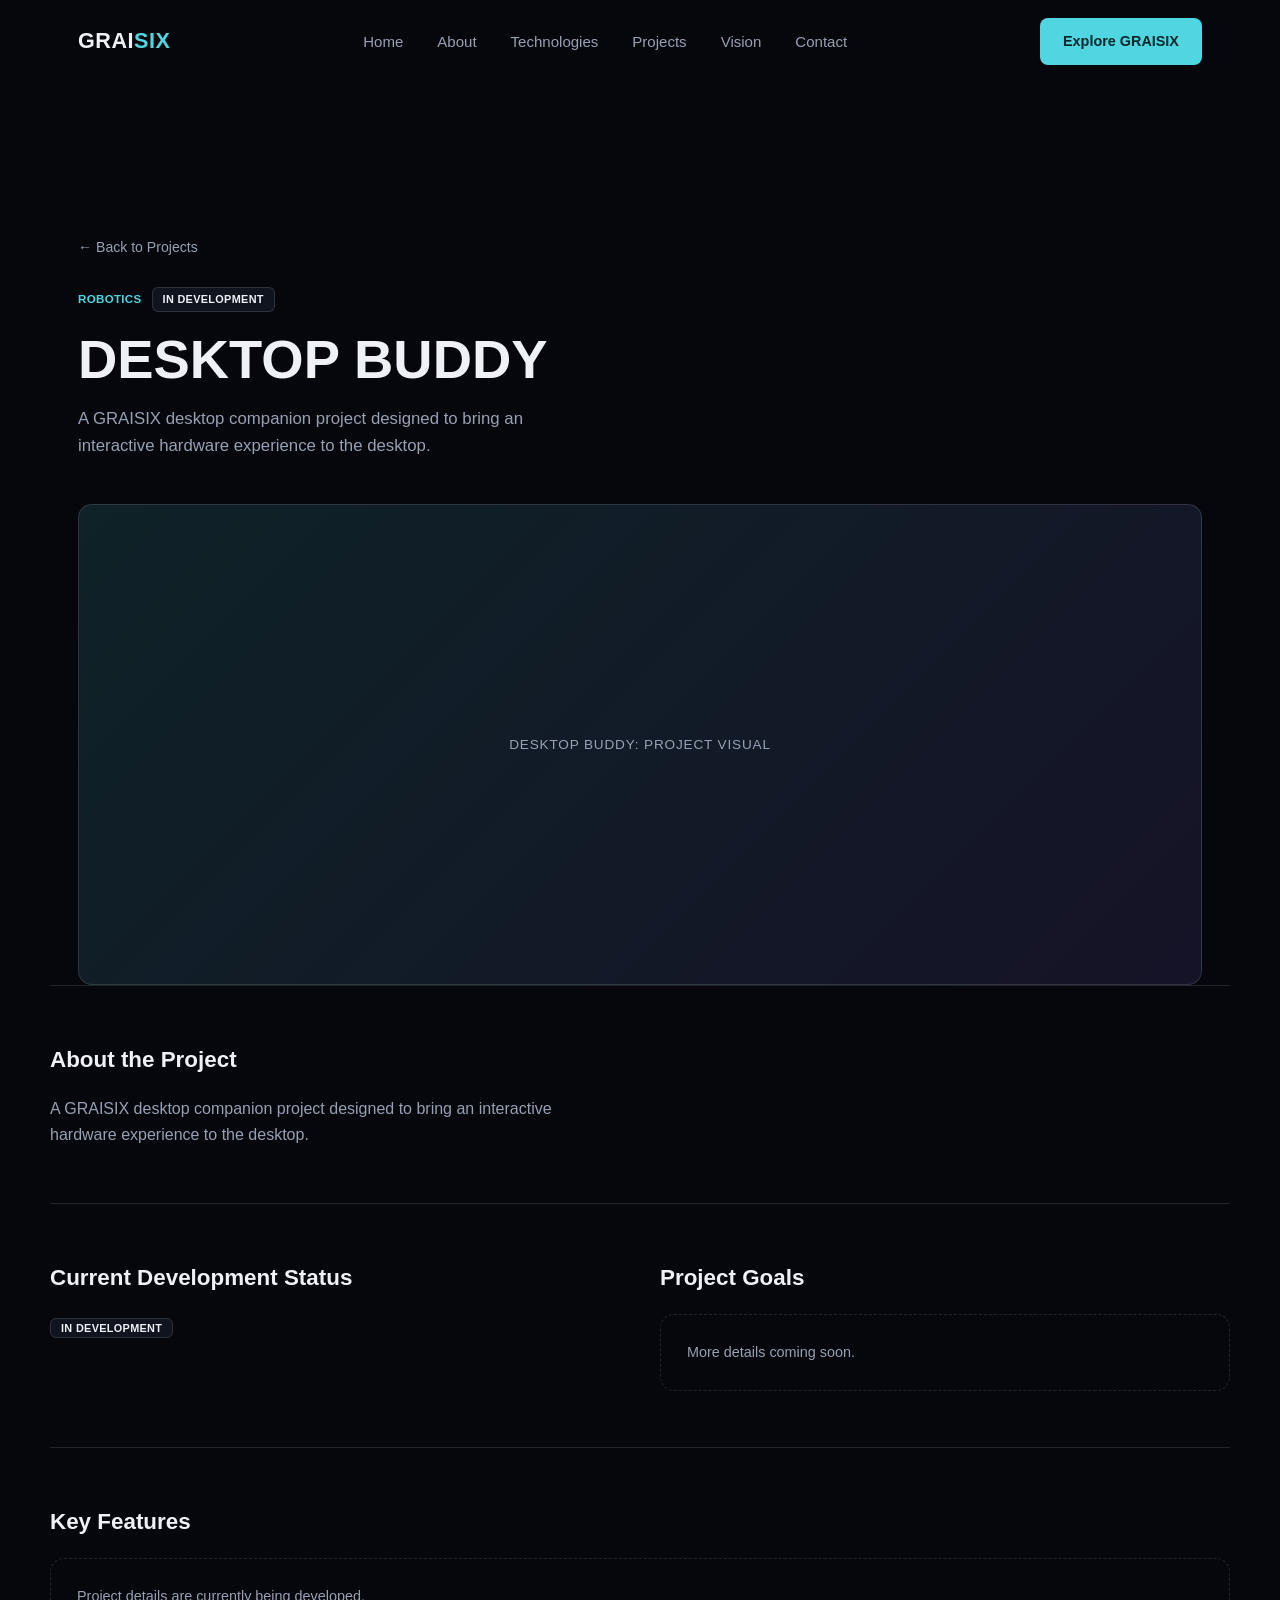
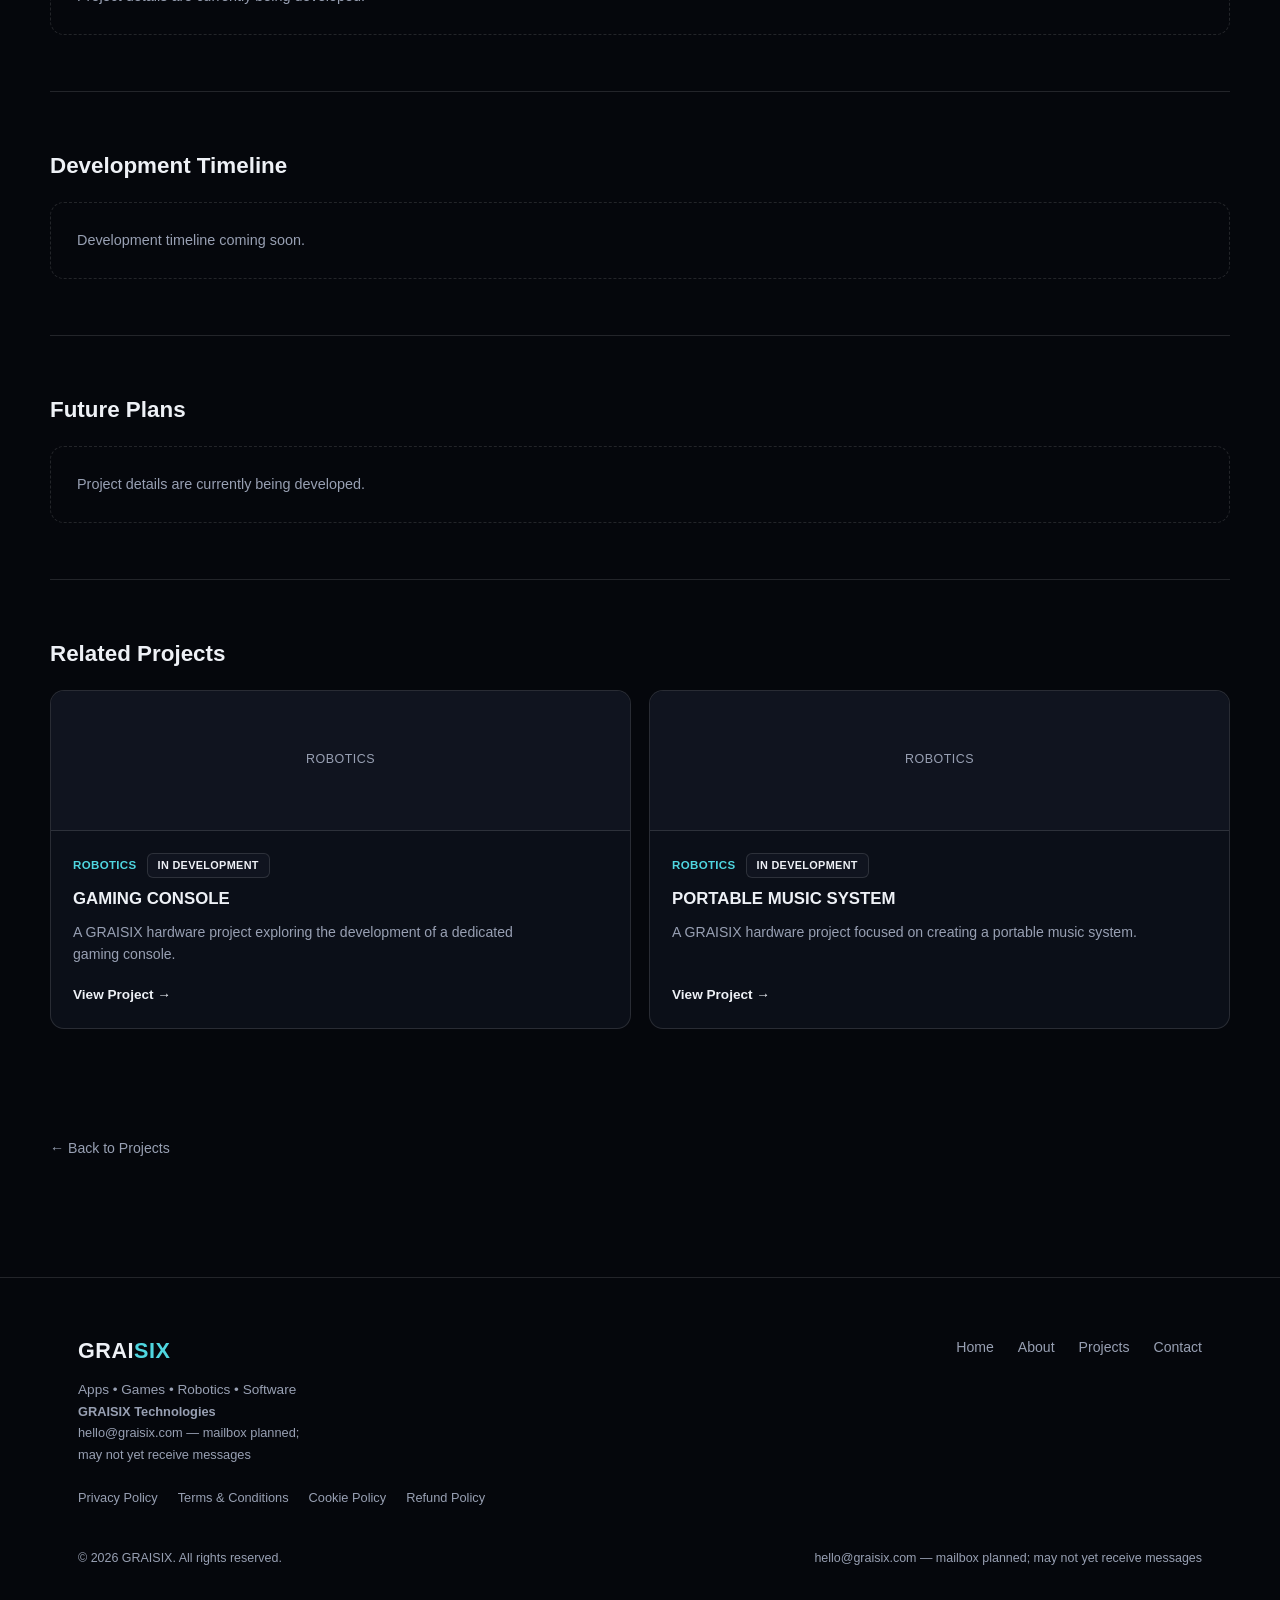
<file: desktop-buddy.html>
<!DOCTYPE html>
<html lang="en">
<head>
<meta charset="UTF-8">
<meta name="viewport" content="width=device-width, initial-scale=1, viewport-fit=cover">
<title>Desktop Buddy: GRAISIX</title>
<meta name="description" content="A GRAISIX desktop companion project designed to bring an interactive hardware experience to the desktop.">
<meta property="og:title" content="Desktop Buddy: GRAISIX">
<meta property="og:type" content="website">
<meta property="og:description" content="A GRAISIX desktop companion project designed to bring an interactive hardware experience to the desktop.">
<meta property="og:url" content="https://graisix.com/projects/desktop-buddy.html">
<meta property="og:site_name" content="GRAISIX">
<meta name="twitter:card" content="summary">
<meta name="twitter:title" content="Desktop Buddy: GRAISIX">
<meta name="twitter:description" content="A GRAISIX desktop companion project designed to bring an interactive hardware experience to the desktop.">
<link rel="canonical" href="https://graisix.com/projects/desktop-buddy.html">
<link rel="icon" href="../assets/logo/favicon.svg">
<link rel="stylesheet" href="../css/style.css">
<link rel="stylesheet" href="../css/project.css">
</head>
<body>

<header id="siteHeader">
  <nav class="wrap">
    <a href="../index.html#home" class="logo">GRAI<span>SIX</span></a>
    <ul class="nav-links">
      <li><a href="../index.html#home">Home</a></li>
      <li><a href="../index.html#about">About</a></li>
      <li><a href="../index.html#technologies">Technologies</a></li>
      <li><a href="../index.html#projects">Projects</a></li>
      <li><a href="../index.html#vision">Vision</a></li>
      <li><a href="../index.html#contact">Contact</a></li>
    </ul>
    <a href="../index.html#technologies" class="btn btn-primary nav-cta">Explore GRAISIX</a>
    <button class="burger" id="burgerBtn" aria-label="Open menu" aria-expanded="false" aria-controls="mobileMenu">
      <span></span><span></span><span></span>
    </button>
  </nav>
</header>

<nav class="mobile-menu" id="mobileMenu" aria-label="Mobile navigation" aria-hidden="true">
  <a href="../index.html#home">Home</a>
  <a href="../index.html#about">About</a>
  <a href="../index.html#technologies">Technologies</a>
  <a href="../index.html#projects">Projects</a>
  <a href="../index.html#vision">Vision</a>
  <a href="../index.html#contact">Contact</a>
</nav>

<main id="project-detail"><!-- populated by js/projects.js --></main>

<footer>
  <div class="wrap">
    <div class="footer-grid">
      <div>
        <div class="logo">GRAI<span>SIX</span></div>
        <p style="color:var(--muted); font-size:.85rem; margin-top:10px;">Apps • Games • Robotics • Software</p>
        <p class="footer-business"><strong>GRAISIX Technologies</strong><br><span data-contact-email></span></p>
      </div>
      <ul class="footer-links">
        <li><a href="../index.html#home">Home</a></li>
        <li><a href="../index.html#about">About</a></li>
        <li><a href="../index.html#projects">Projects</a></li>
        <li><a href="../index.html#contact">Contact</a></li>
      </ul>
    </div>
    <ul class="footer-legal">
      <li><a href="../privacy.html">Privacy Policy</a></li>
      <li><a href="../terms.html">Terms &amp; Conditions</a></li>
      <li><a href="../cookies.html">Cookie Policy</a></li>
      <li><a href="../refund.html">Refund Policy</a></li>
    </ul>
    <div class="footer-bottom">
      <span>© 2026 GRAISIX. All rights reserved.</span>
      <span data-contact-email></span>
    </div>
  </div>
</footer>

<script src="../js/projects.js"></script>
<script>renderProjectDetail("desktop-buddy");</script>
<script src="../js/site-config.js"></script>
<script src="../js/script.js"></script>
</body>
</html>
</file>
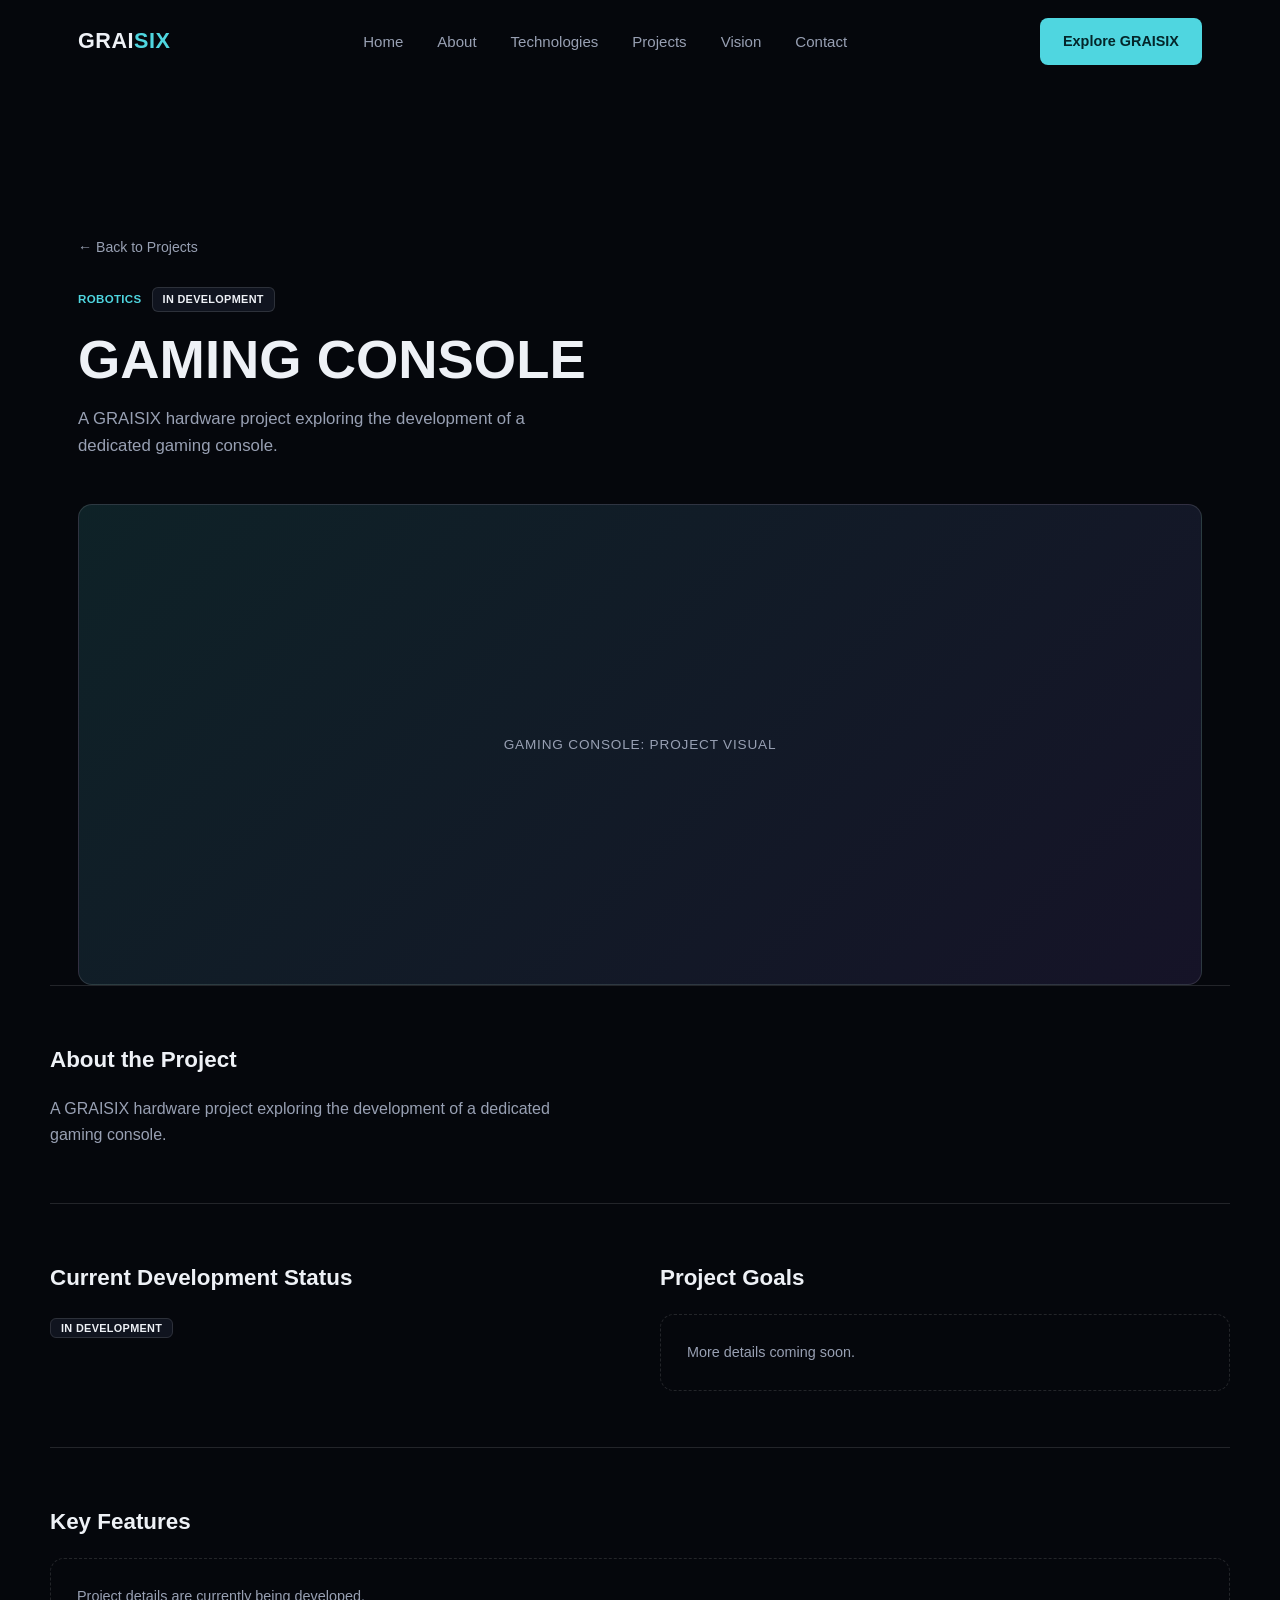
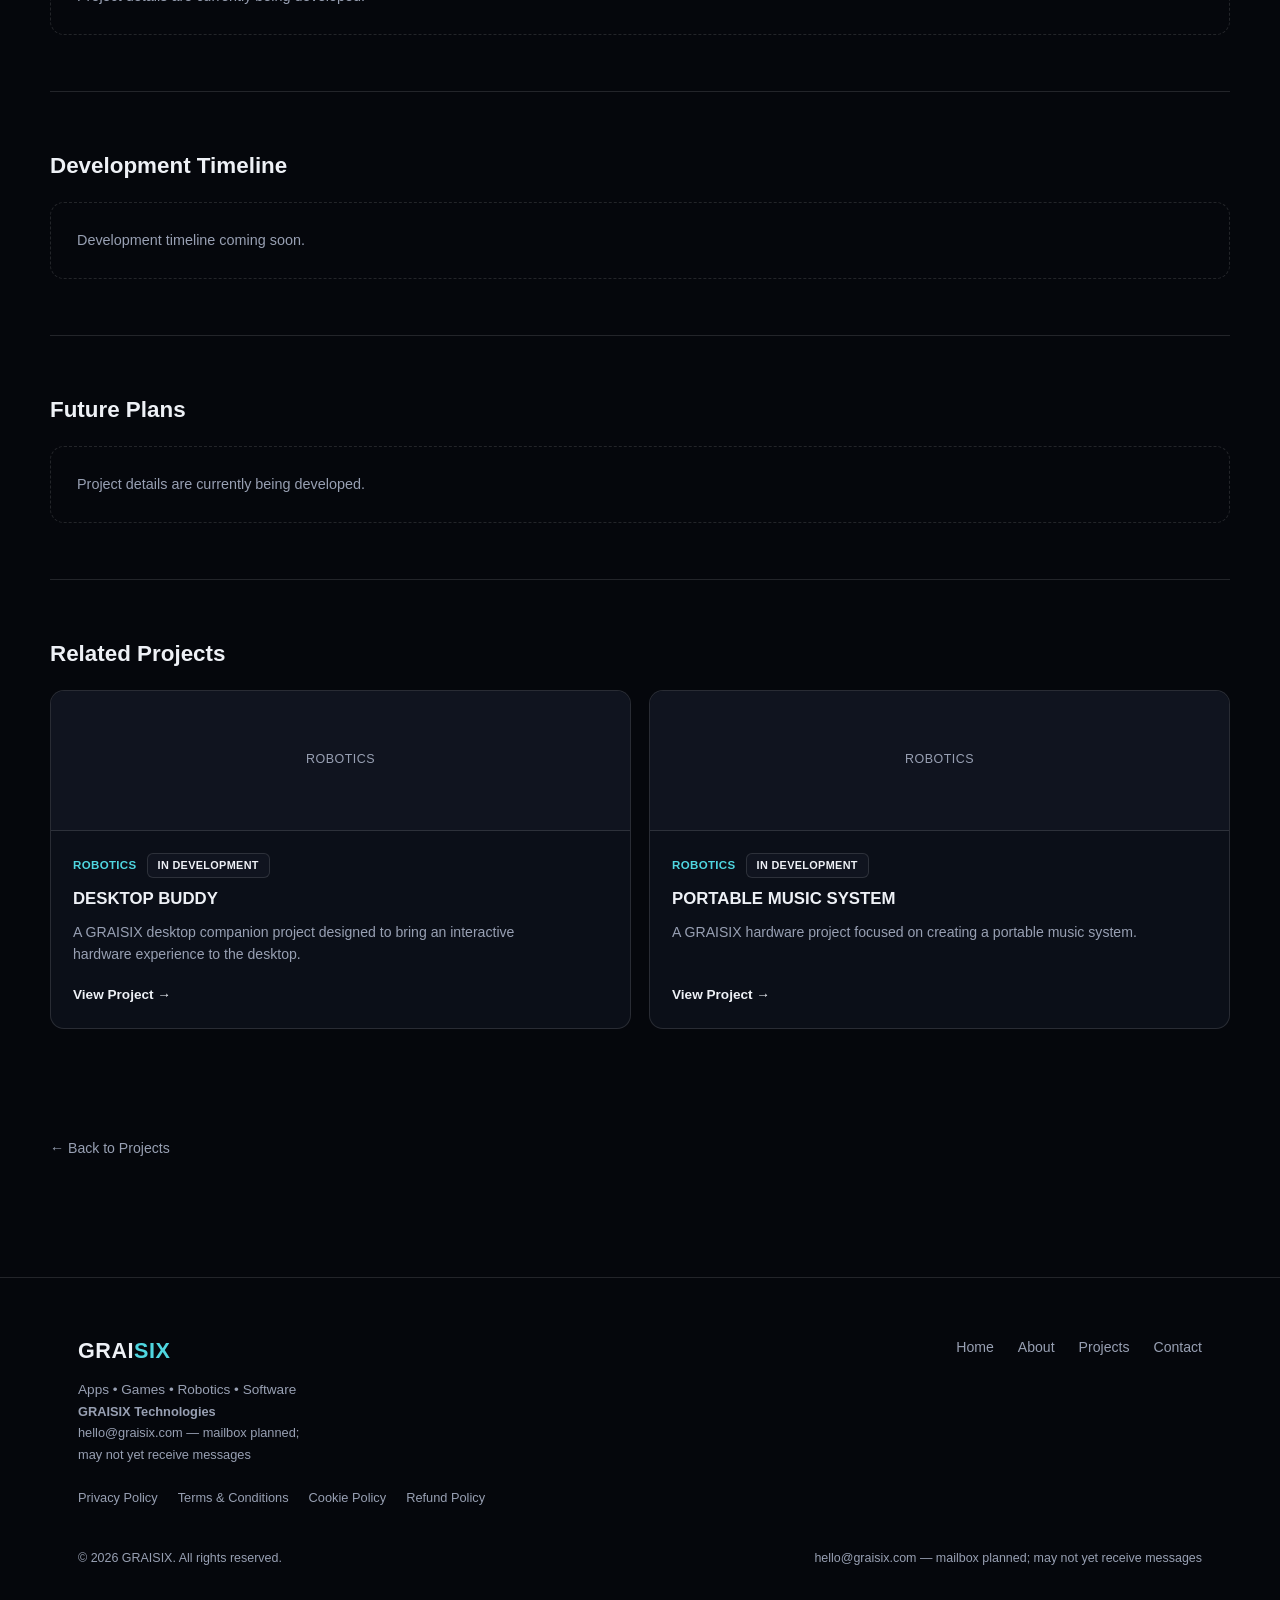
<file: gaming-console.html>
<!DOCTYPE html>
<html lang="en">
<head>
<meta charset="UTF-8">
<meta name="viewport" content="width=device-width, initial-scale=1, viewport-fit=cover">
<title>Gaming Console: GRAISIX</title>
<meta name="description" content="A GRAISIX hardware project exploring the development of a dedicated gaming console.">
<meta property="og:title" content="Gaming Console: GRAISIX">
<meta property="og:type" content="website">
<meta property="og:description" content="A GRAISIX hardware project exploring the development of a dedicated gaming console.">
<meta property="og:url" content="https://graisix.com/projects/gaming-console.html">
<meta property="og:site_name" content="GRAISIX">
<meta name="twitter:card" content="summary">
<meta name="twitter:title" content="Gaming Console: GRAISIX">
<meta name="twitter:description" content="A GRAISIX hardware project exploring the development of a dedicated gaming console.">
<link rel="canonical" href="https://graisix.com/projects/gaming-console.html">
<link rel="icon" href="../assets/logo/favicon.svg">
<link rel="stylesheet" href="../css/style.css">
<link rel="stylesheet" href="../css/project.css">
</head>
<body>

<header id="siteHeader">
  <nav class="wrap">
    <a href="../index.html#home" class="logo">GRAI<span>SIX</span></a>
    <ul class="nav-links">
      <li><a href="../index.html#home">Home</a></li>
      <li><a href="../index.html#about">About</a></li>
      <li><a href="../index.html#technologies">Technologies</a></li>
      <li><a href="../index.html#projects">Projects</a></li>
      <li><a href="../index.html#vision">Vision</a></li>
      <li><a href="../index.html#contact">Contact</a></li>
    </ul>
    <a href="../index.html#technologies" class="btn btn-primary nav-cta">Explore GRAISIX</a>
    <button class="burger" id="burgerBtn" aria-label="Open menu" aria-expanded="false" aria-controls="mobileMenu">
      <span></span><span></span><span></span>
    </button>
  </nav>
</header>

<nav class="mobile-menu" id="mobileMenu" aria-label="Mobile navigation" aria-hidden="true">
  <a href="../index.html#home">Home</a>
  <a href="../index.html#about">About</a>
  <a href="../index.html#technologies">Technologies</a>
  <a href="../index.html#projects">Projects</a>
  <a href="../index.html#vision">Vision</a>
  <a href="../index.html#contact">Contact</a>
</nav>

<main id="project-detail"><!-- populated by js/projects.js --></main>

<footer>
  <div class="wrap">
    <div class="footer-grid">
      <div>
        <div class="logo">GRAI<span>SIX</span></div>
        <p style="color:var(--muted); font-size:.85rem; margin-top:10px;">Apps • Games • Robotics • Software</p>
        <p class="footer-business"><strong>GRAISIX Technologies</strong><br><span data-contact-email></span></p>
      </div>
      <ul class="footer-links">
        <li><a href="../index.html#home">Home</a></li>
        <li><a href="../index.html#about">About</a></li>
        <li><a href="../index.html#projects">Projects</a></li>
        <li><a href="../index.html#contact">Contact</a></li>
      </ul>
    </div>
    <ul class="footer-legal">
      <li><a href="../privacy.html">Privacy Policy</a></li>
      <li><a href="../terms.html">Terms &amp; Conditions</a></li>
      <li><a href="../cookies.html">Cookie Policy</a></li>
      <li><a href="../refund.html">Refund Policy</a></li>
    </ul>
    <div class="footer-bottom">
      <span>© 2026 GRAISIX. All rights reserved.</span>
      <span data-contact-email></span>
    </div>
  </div>
</footer>

<script src="../js/projects.js"></script>
<script>renderProjectDetail("gaming-console");</script>
<script src="../js/site-config.js"></script>
<script src="../js/script.js"></script>
</body>
</html>
</file>
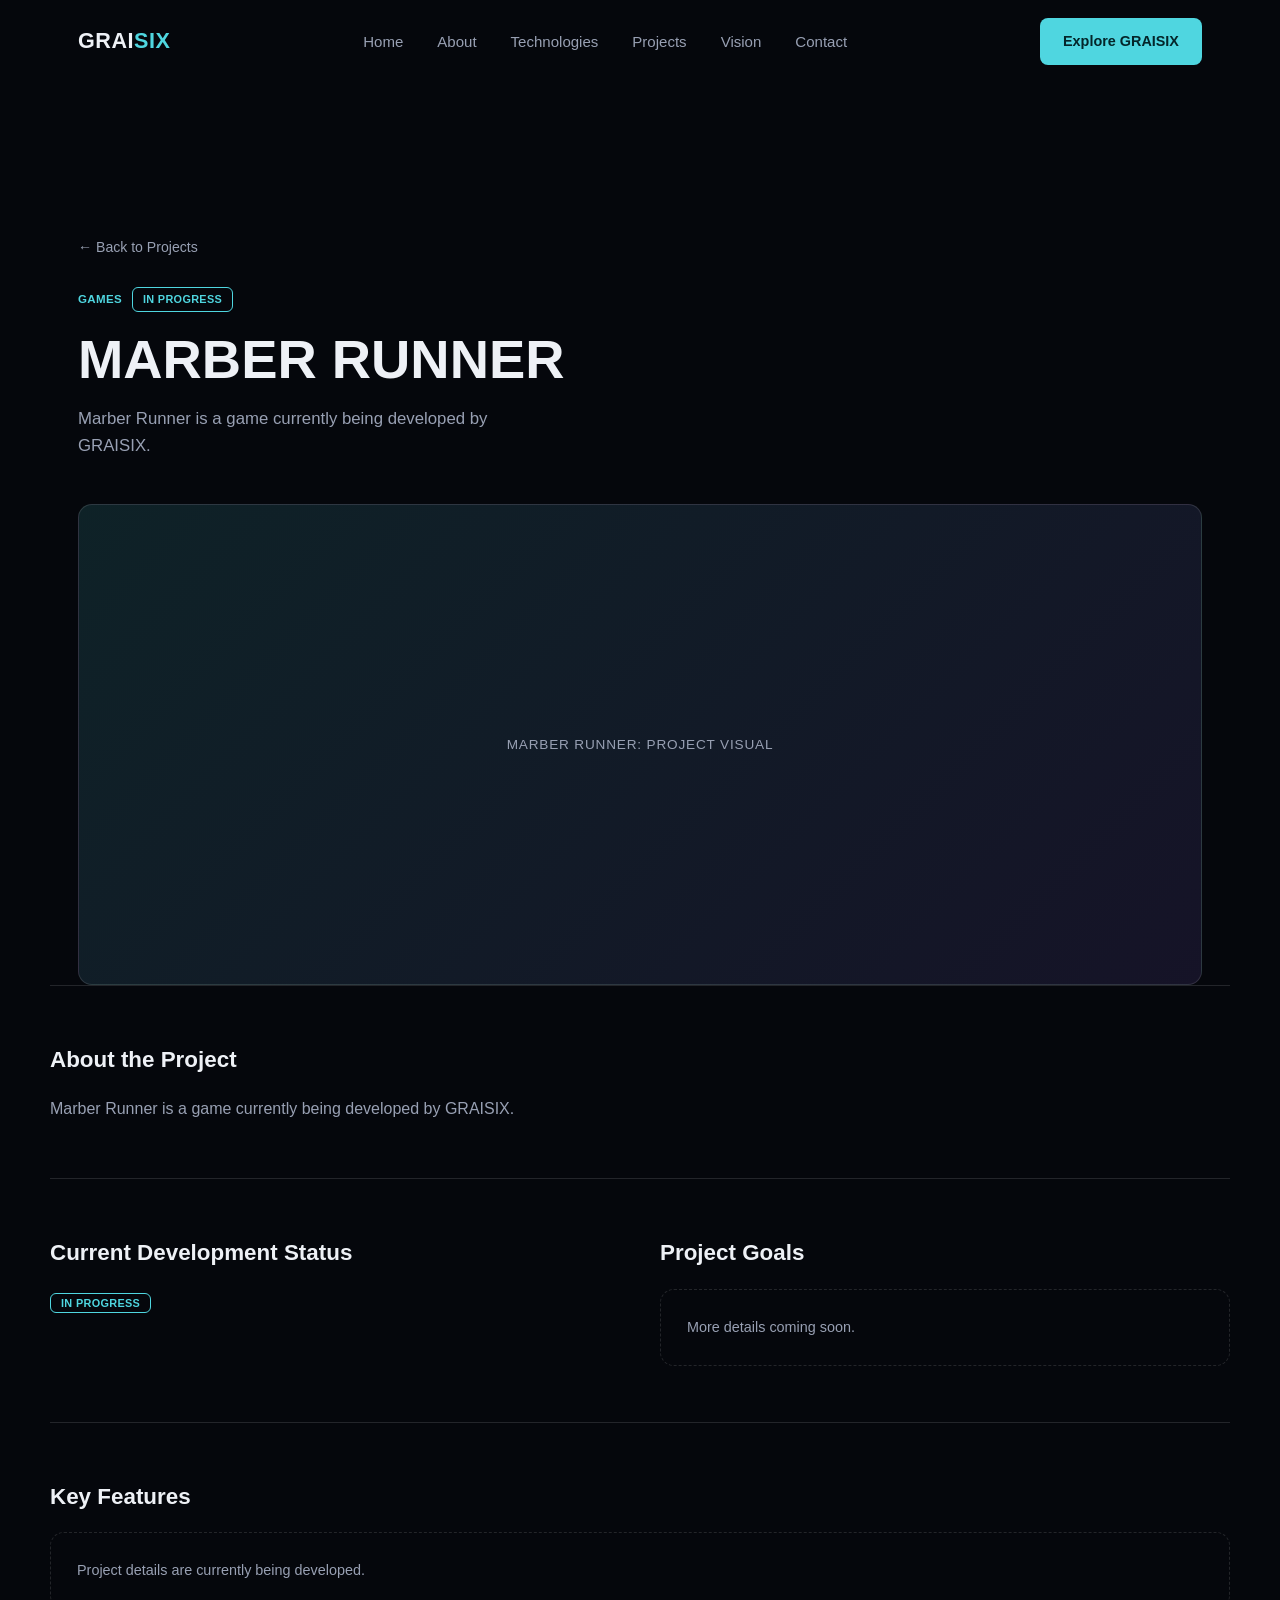
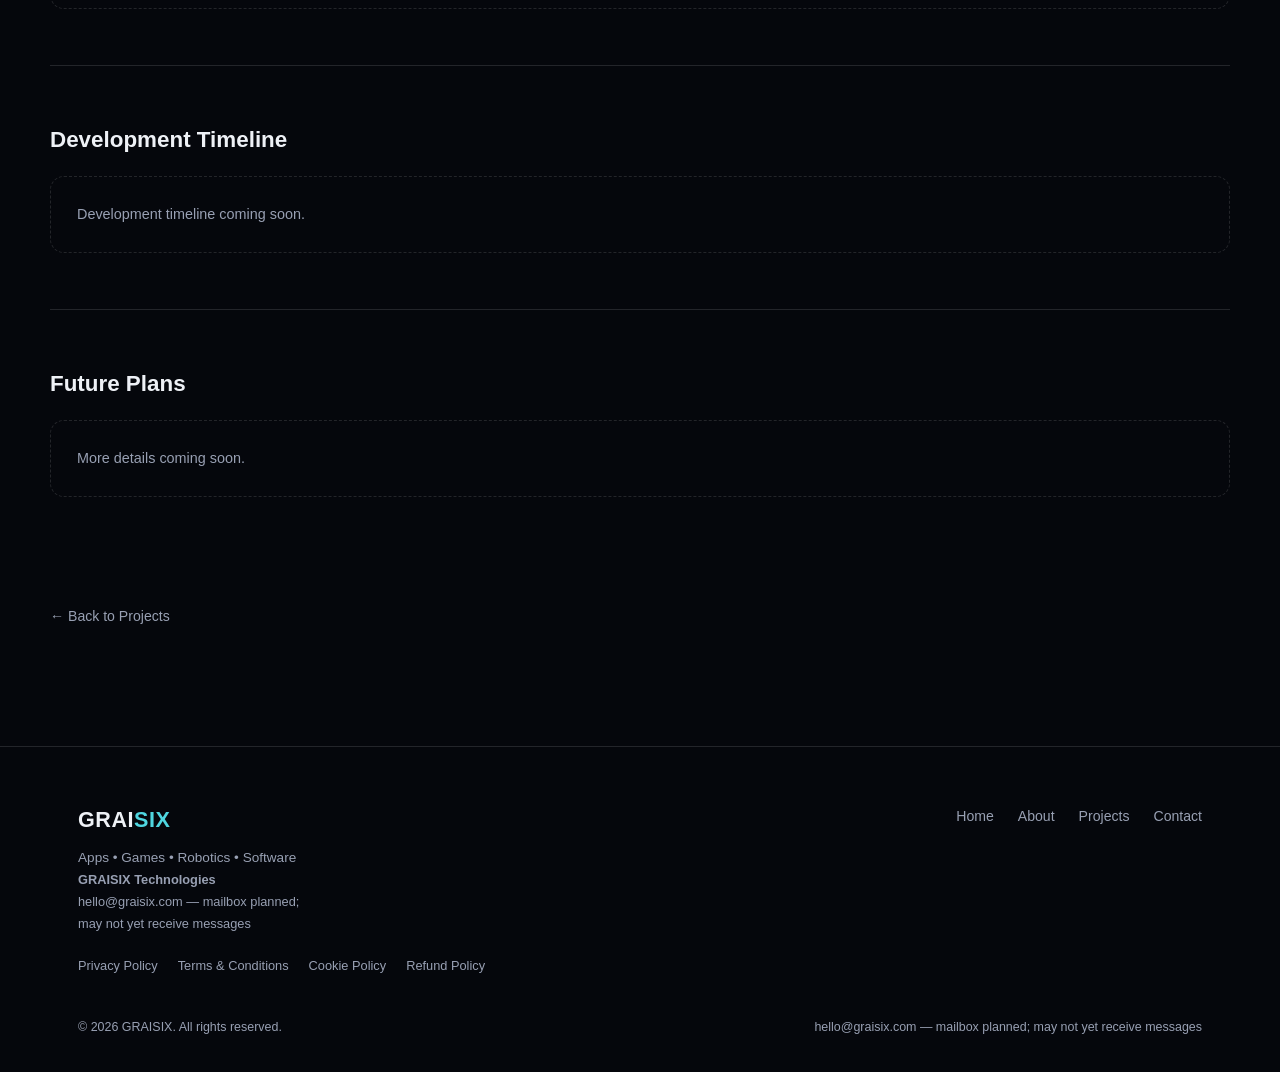
<file: marber-runner.html>
<!DOCTYPE html>
<html lang="en">
<head>
<meta charset="UTF-8">
<meta name="viewport" content="width=device-width, initial-scale=1, viewport-fit=cover">
<title>Marber Runner: GRAISIX</title>
<meta name="description" content="Marber Runner is a game currently being developed by GRAISIX.">
<meta property="og:title" content="Marber Runner: GRAISIX">
<meta property="og:type" content="website">
<meta property="og:description" content="Marber Runner is a game currently being developed by GRAISIX.">
<meta property="og:url" content="https://graisix.com/projects/marber-runner.html">
<meta property="og:site_name" content="GRAISIX">
<meta name="twitter:card" content="summary">
<meta name="twitter:title" content="Marber Runner: GRAISIX">
<meta name="twitter:description" content="Marber Runner is a game currently being developed by GRAISIX.">
<link rel="canonical" href="https://graisix.com/projects/marber-runner.html">
<link rel="icon" href="../assets/logo/favicon.svg">
<link rel="stylesheet" href="../css/style.css">
<link rel="stylesheet" href="../css/project.css">
</head>
<body>

<header id="siteHeader">
  <nav class="wrap">
    <a href="../index.html#home" class="logo">GRAI<span>SIX</span></a>
    <ul class="nav-links">
      <li><a href="../index.html#home">Home</a></li>
      <li><a href="../index.html#about">About</a></li>
      <li><a href="../index.html#technologies">Technologies</a></li>
      <li><a href="../index.html#projects">Projects</a></li>
      <li><a href="../index.html#vision">Vision</a></li>
      <li><a href="../index.html#contact">Contact</a></li>
    </ul>
    <a href="../index.html#technologies" class="btn btn-primary nav-cta">Explore GRAISIX</a>
    <button class="burger" id="burgerBtn" aria-label="Open menu" aria-expanded="false" aria-controls="mobileMenu">
      <span></span><span></span><span></span>
    </button>
  </nav>
</header>

<nav class="mobile-menu" id="mobileMenu" aria-label="Mobile navigation" aria-hidden="true">
  <a href="../index.html#home">Home</a>
  <a href="../index.html#about">About</a>
  <a href="../index.html#technologies">Technologies</a>
  <a href="../index.html#projects">Projects</a>
  <a href="../index.html#vision">Vision</a>
  <a href="../index.html#contact">Contact</a>
</nav>

<main id="project-detail"><!-- populated by js/projects.js --></main>

<footer>
  <div class="wrap">
    <div class="footer-grid">
      <div>
        <div class="logo">GRAI<span>SIX</span></div>
        <p style="color:var(--muted); font-size:.85rem; margin-top:10px;">Apps • Games • Robotics • Software</p>
        <p class="footer-business"><strong>GRAISIX Technologies</strong><br><span data-contact-email></span></p>
      </div>
      <ul class="footer-links">
        <li><a href="../index.html#home">Home</a></li>
        <li><a href="../index.html#about">About</a></li>
        <li><a href="../index.html#projects">Projects</a></li>
        <li><a href="../index.html#contact">Contact</a></li>
      </ul>
    </div>
    <ul class="footer-legal">
      <li><a href="../privacy.html">Privacy Policy</a></li>
      <li><a href="../terms.html">Terms &amp; Conditions</a></li>
      <li><a href="../cookies.html">Cookie Policy</a></li>
      <li><a href="../refund.html">Refund Policy</a></li>
    </ul>
    <div class="footer-bottom">
      <span>© 2026 GRAISIX. All rights reserved.</span>
      <span data-contact-email></span>
    </div>
  </div>
</footer>

<script src="../js/projects.js"></script>
<script>renderProjectDetail("marber-runner");</script>
<script src="../js/site-config.js"></script>
<script src="../js/script.js"></script>
</body>
</html>
</file>
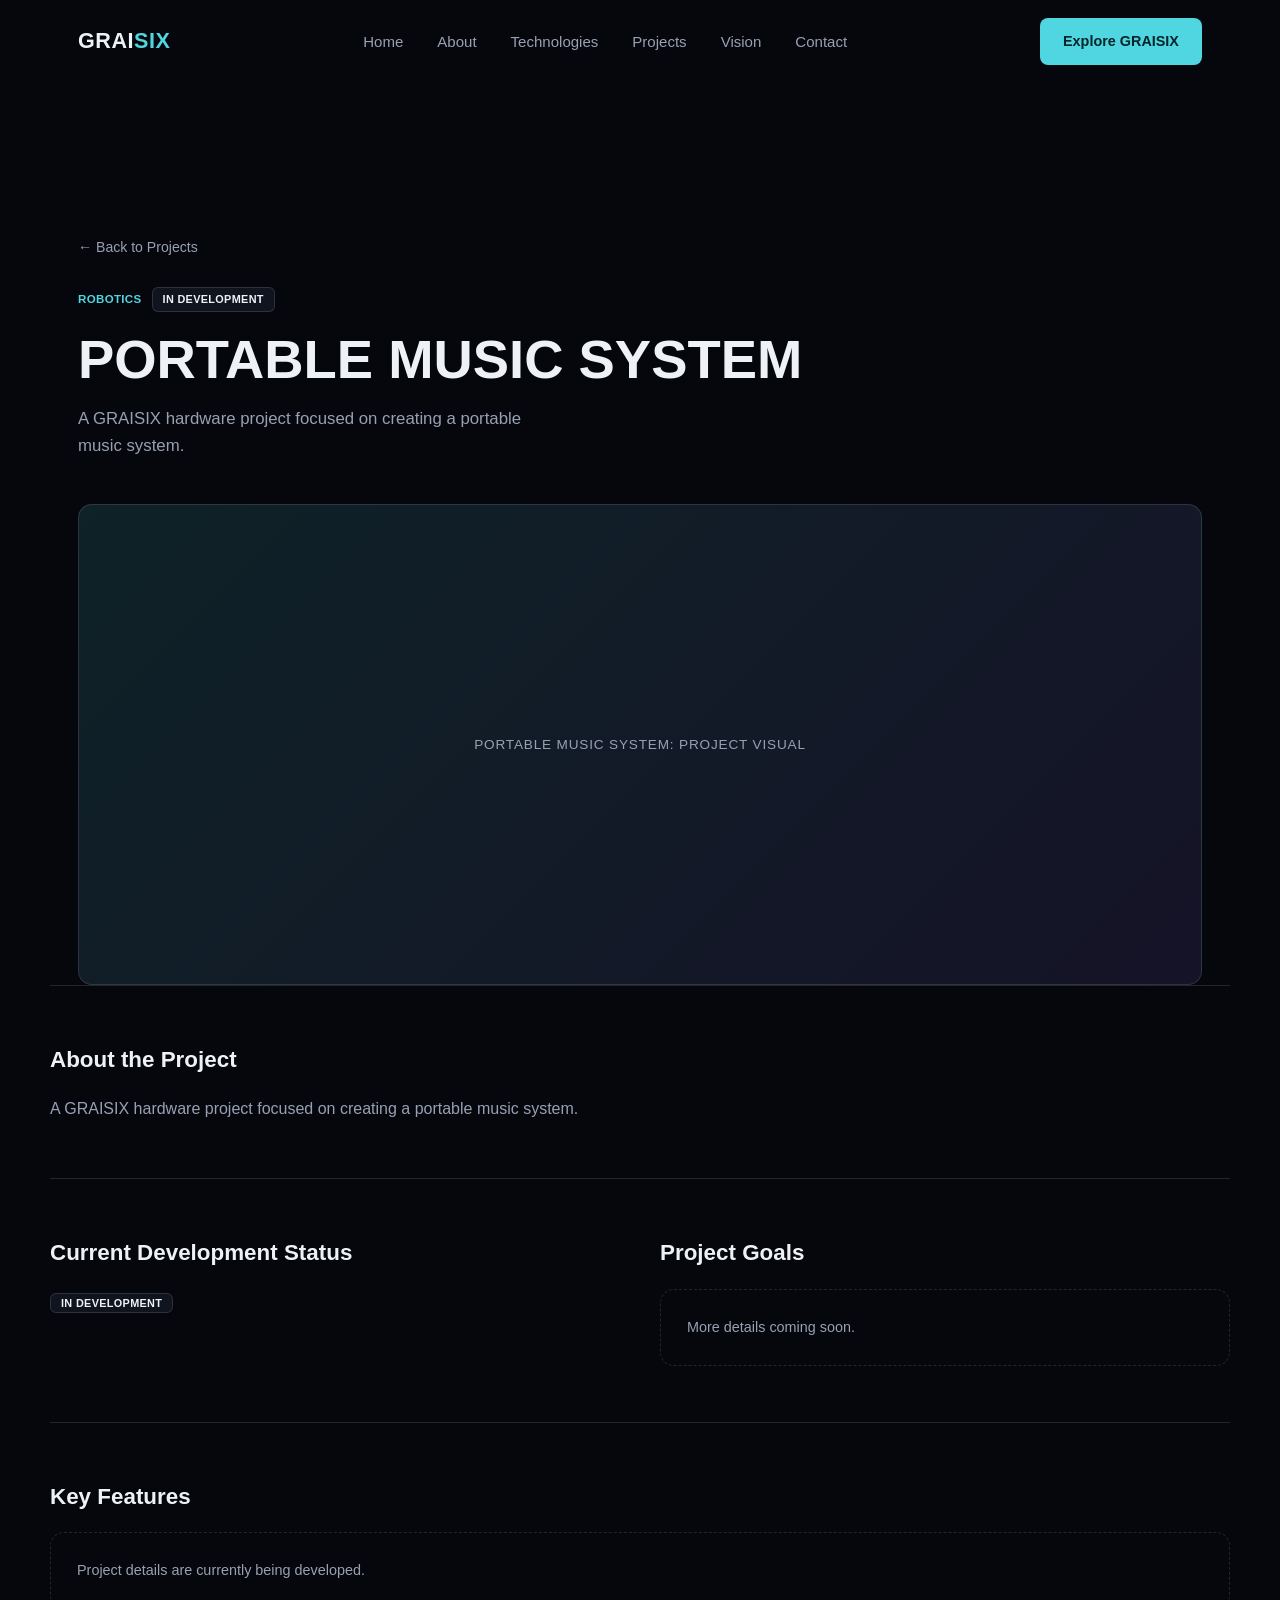
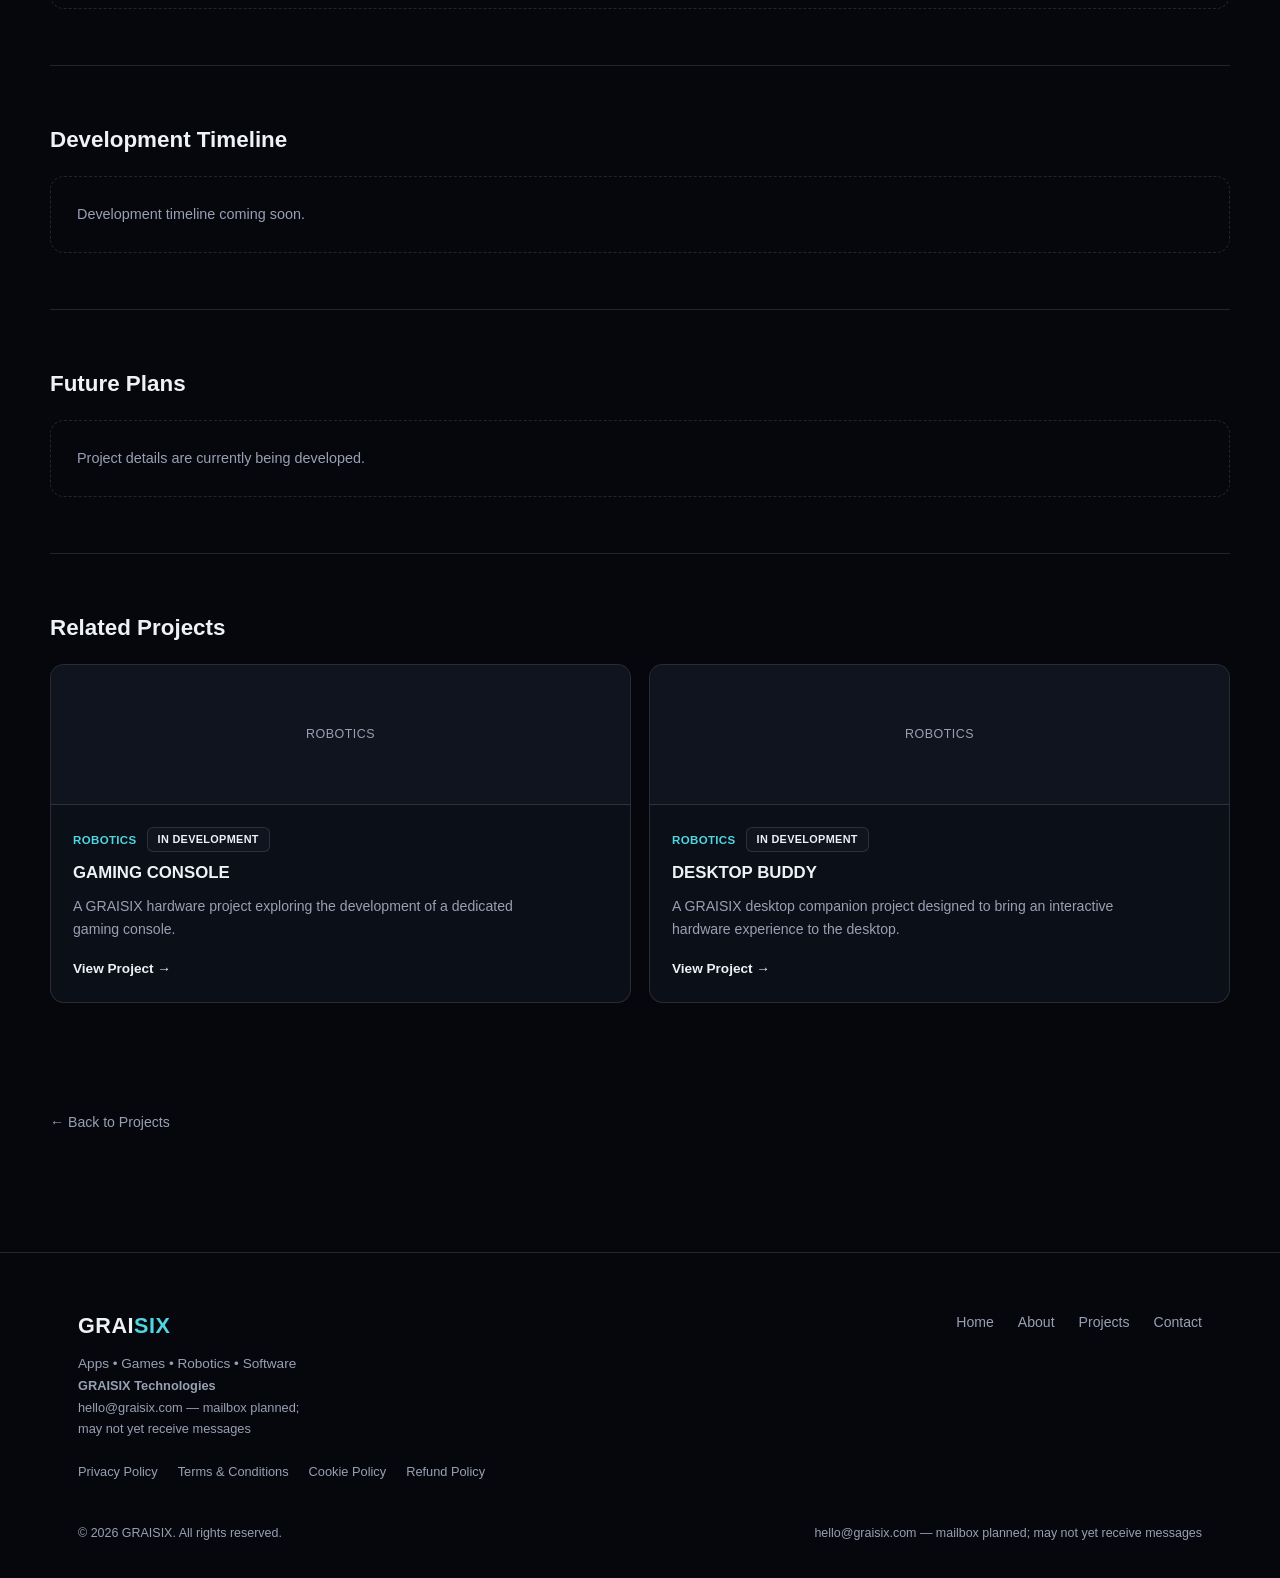
<file: portable-music-system.html>
<!DOCTYPE html>
<html lang="en">
<head>
<meta charset="UTF-8">
<meta name="viewport" content="width=device-width, initial-scale=1, viewport-fit=cover">
<title>Portable Music System: GRAISIX</title>
<meta name="description" content="A GRAISIX hardware project focused on creating a portable music system.">
<meta property="og:title" content="Portable Music System: GRAISIX">
<meta property="og:type" content="website">
<meta property="og:description" content="A GRAISIX hardware project focused on creating a portable music system.">
<meta property="og:url" content="https://graisix.com/projects/portable-music-system.html">
<meta property="og:site_name" content="GRAISIX">
<meta name="twitter:card" content="summary">
<meta name="twitter:title" content="Portable Music System: GRAISIX">
<meta name="twitter:description" content="A GRAISIX hardware project focused on creating a portable music system.">
<link rel="canonical" href="https://graisix.com/projects/portable-music-system.html">
<link rel="icon" href="../assets/logo/favicon.svg">
<link rel="stylesheet" href="../css/style.css">
<link rel="stylesheet" href="../css/project.css">
</head>
<body>

<header id="siteHeader">
  <nav class="wrap">
    <a href="../index.html#home" class="logo">GRAI<span>SIX</span></a>
    <ul class="nav-links">
      <li><a href="../index.html#home">Home</a></li>
      <li><a href="../index.html#about">About</a></li>
      <li><a href="../index.html#technologies">Technologies</a></li>
      <li><a href="../index.html#projects">Projects</a></li>
      <li><a href="../index.html#vision">Vision</a></li>
      <li><a href="../index.html#contact">Contact</a></li>
    </ul>
    <a href="../index.html#technologies" class="btn btn-primary nav-cta">Explore GRAISIX</a>
    <button class="burger" id="burgerBtn" aria-label="Open menu" aria-expanded="false" aria-controls="mobileMenu">
      <span></span><span></span><span></span>
    </button>
  </nav>
</header>

<nav class="mobile-menu" id="mobileMenu" aria-label="Mobile navigation" aria-hidden="true">
  <a href="../index.html#home">Home</a>
  <a href="../index.html#about">About</a>
  <a href="../index.html#technologies">Technologies</a>
  <a href="../index.html#projects">Projects</a>
  <a href="../index.html#vision">Vision</a>
  <a href="../index.html#contact">Contact</a>
</nav>

<main id="project-detail"><!-- populated by js/projects.js --></main>

<footer>
  <div class="wrap">
    <div class="footer-grid">
      <div>
        <div class="logo">GRAI<span>SIX</span></div>
        <p style="color:var(--muted); font-size:.85rem; margin-top:10px;">Apps • Games • Robotics • Software</p>
        <p class="footer-business"><strong>GRAISIX Technologies</strong><br><span data-contact-email></span></p>
      </div>
      <ul class="footer-links">
        <li><a href="../index.html#home">Home</a></li>
        <li><a href="../index.html#about">About</a></li>
        <li><a href="../index.html#projects">Projects</a></li>
        <li><a href="../index.html#contact">Contact</a></li>
      </ul>
    </div>
    <ul class="footer-legal">
      <li><a href="../privacy.html">Privacy Policy</a></li>
      <li><a href="../terms.html">Terms &amp; Conditions</a></li>
      <li><a href="../cookies.html">Cookie Policy</a></li>
      <li><a href="../refund.html">Refund Policy</a></li>
    </ul>
    <div class="footer-bottom">
      <span>© 2026 GRAISIX. All rights reserved.</span>
      <span data-contact-email></span>
    </div>
  </div>
</footer>

<script src="../js/projects.js"></script>
<script>renderProjectDetail("portable-music-system");</script>
<script src="../js/site-config.js"></script>
<script src="../js/script.js"></script>
</body>
</html>
</file>
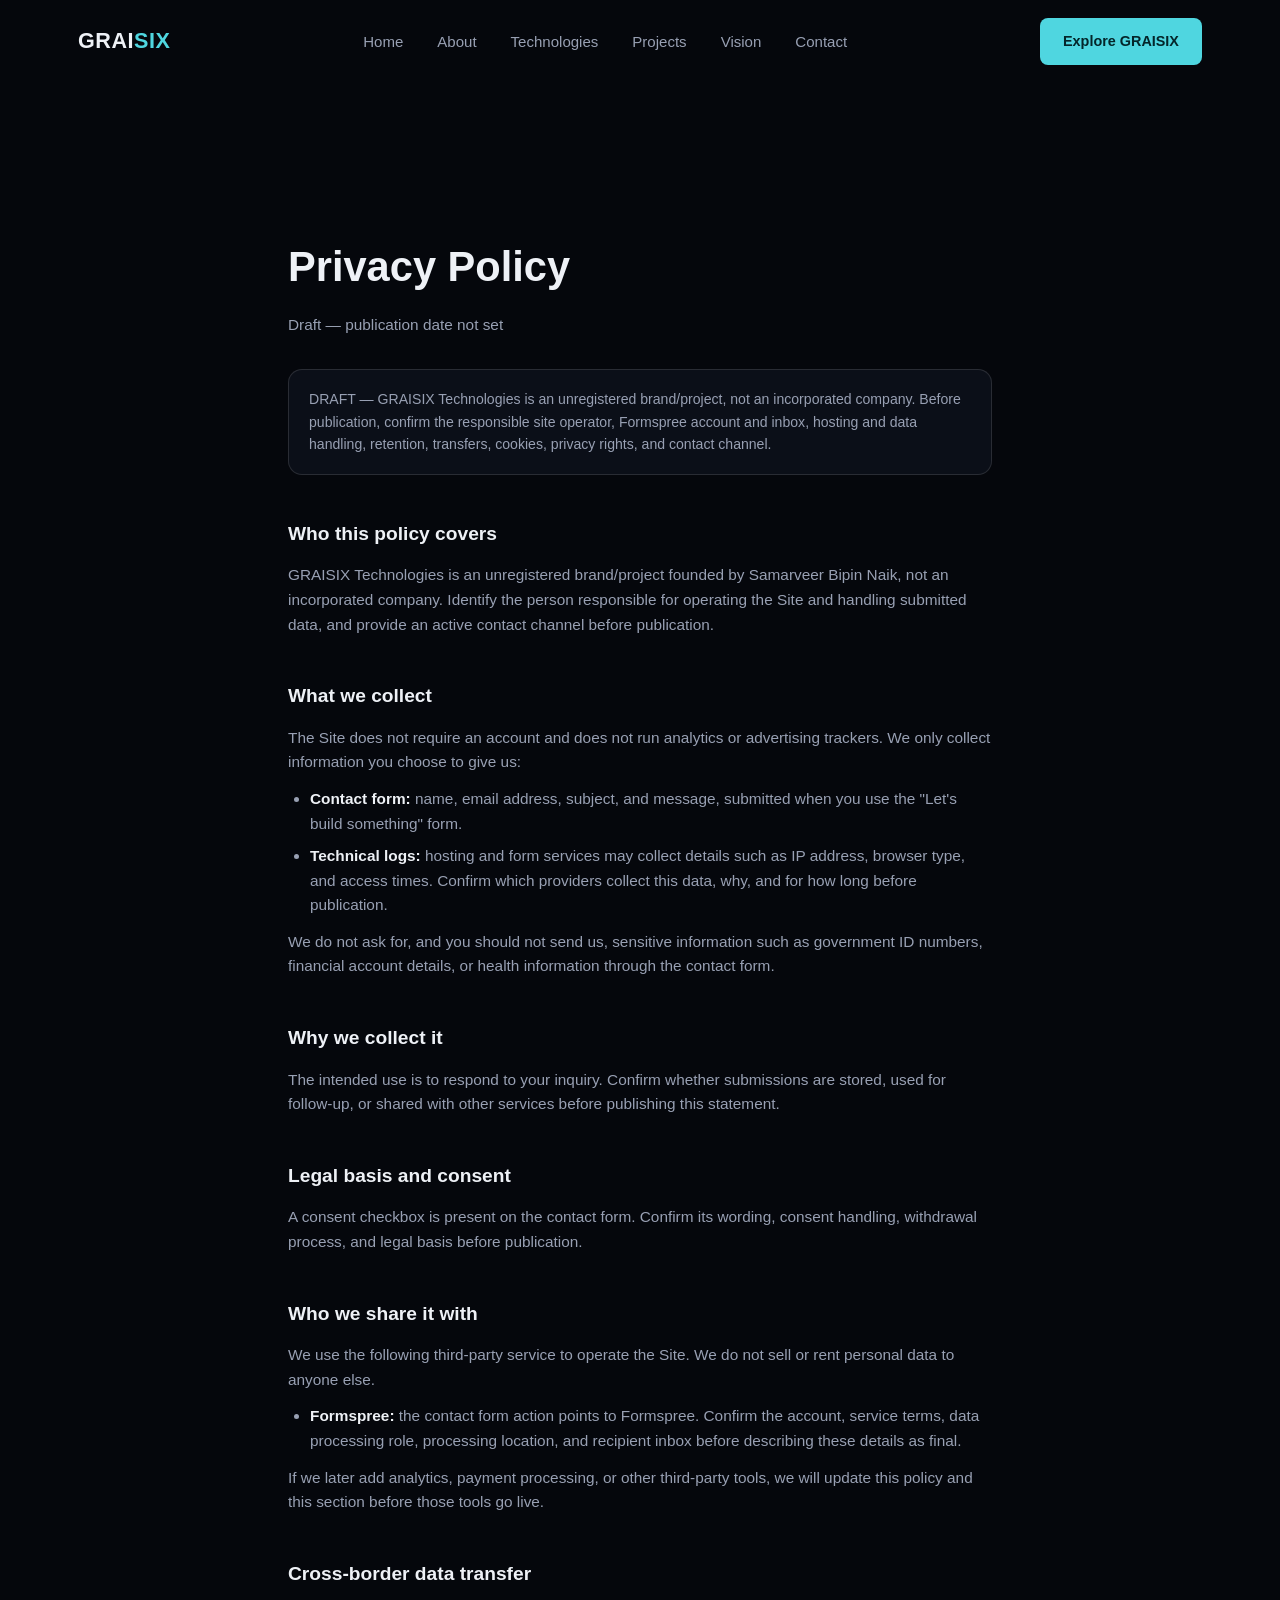
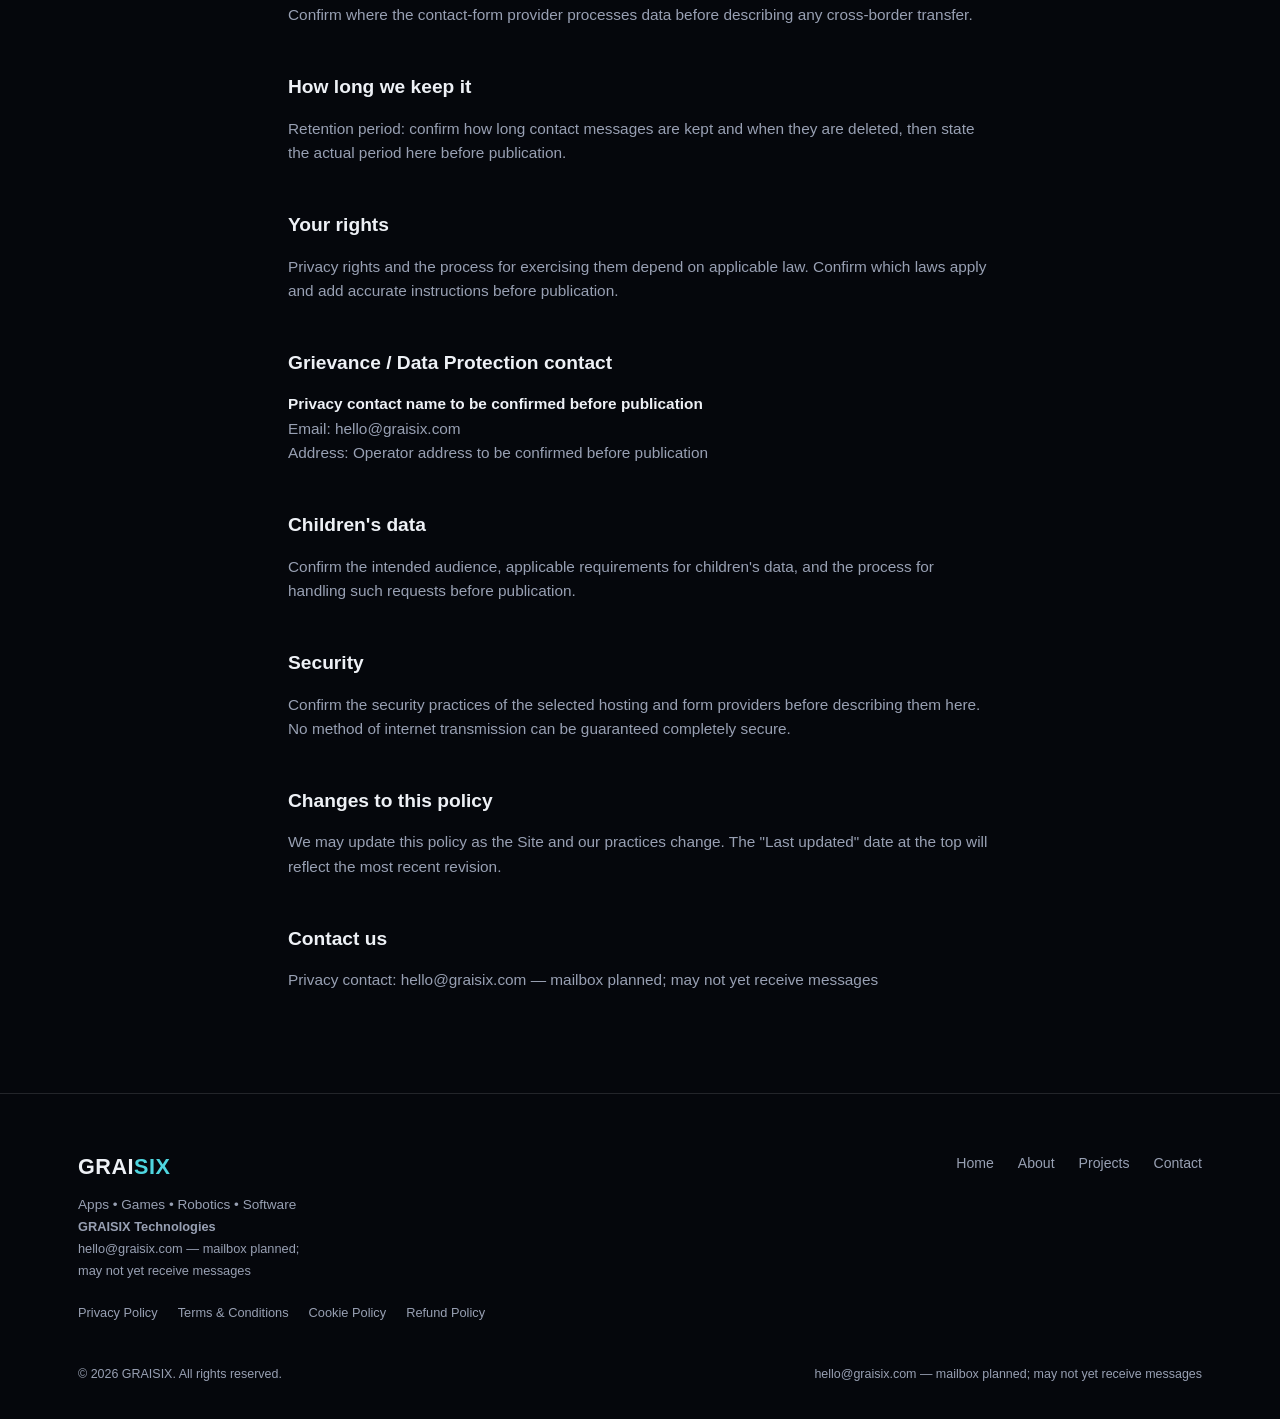
<file: privacy.html>
<!DOCTYPE html>
<html lang="en">
<head>
<meta charset="UTF-8">
<meta name="viewport" content="width=device-width, initial-scale=1, viewport-fit=cover">
<title>Privacy Policy: GRAISIX</title>
<meta name="description" content="How GRAISIX collects, uses, and protects information submitted through this website.">
<link rel="icon" href="assets/logo/favicon.svg">
<link rel="canonical" href="https://graisix.com/privacy.html">
<meta name="robots" content="noindex,follow">
<meta property="og:title" content="Privacy Policy Draft: GRAISIX">
<meta property="og:description" content="Draft privacy information for the GRAISIX website. Review required before publication as a final policy.">
<meta property="og:type" content="website">
<meta property="og:url" content="https://graisix.com/privacy.html">
<meta property="og:site_name" content="GRAISIX">
<meta name="twitter:card" content="summary">
<meta name="twitter:title" content="Privacy Policy Draft: GRAISIX">
<meta name="twitter:description" content="Draft privacy information for the GRAISIX website. Review required before publication as a final policy.">
<link rel="stylesheet" href="css/style.css">
</head>
<body>

<header id="siteHeader">
  <nav class="wrap">
    <a href="index.html#home" class="logo">GRAI<span>SIX</span></a>
    <ul class="nav-links">
      <li><a href="index.html#home">Home</a></li>
      <li><a href="index.html#about">About</a></li>
      <li><a href="index.html#technologies">Technologies</a></li>
      <li><a href="index.html#projects">Projects</a></li>
      <li><a href="index.html#vision">Vision</a></li>
      <li><a href="index.html#contact">Contact</a></li>
    </ul>
    <a href="index.html#technologies" class="btn btn-primary nav-cta">Explore GRAISIX</a>
    <button class="burger" id="burgerBtn" aria-label="Open menu" aria-expanded="false" aria-controls="mobileMenu">
      <span></span><span></span><span></span>
    </button>
  </nav>
</header>

<nav class="mobile-menu" id="mobileMenu" aria-label="Mobile navigation" aria-hidden="true">
  <a href="index.html#home">Home</a>
  <a href="index.html#about">About</a>
  <a href="index.html#technologies">Technologies</a>
  <a href="index.html#projects">Projects</a>
  <a href="index.html#vision">Vision</a>
  <a href="index.html#contact">Contact</a>
</nav>

<main class="legal-page">
  <div class="wrap">
    <h1>Privacy Policy</h1>
    <p class="legal-updated">Draft — publication date not set</p>

    <div class="legal-note">DRAFT — GRAISIX Technologies is an unregistered brand/project, not an incorporated company. Before publication, confirm the responsible site operator, Formspree account and inbox, hosting and data handling, retention, transfers, cookies, privacy rights, and contact channel.</div>

    <h2>Who this policy covers</h2>
    <p>GRAISIX Technologies is an unregistered brand/project founded by Samarveer Bipin Naik, not an incorporated company. Identify the person responsible for operating the Site and handling submitted data, and provide an active contact channel before publication.</p>

    <h2>What we collect</h2>
    <p>The Site does not require an account and does not run analytics or advertising trackers. We only collect information you choose to give us:</p>
    <ul>
      <li><strong>Contact form:</strong> name, email address, subject, and message, submitted when you use the "Let's build something" form.</li>
      <li><strong>Technical logs:</strong> hosting and form services may collect details such as IP address, browser type, and access times. Confirm which providers collect this data, why, and for how long before publication.</li>
    </ul>
    <p>We do not ask for, and you should not send us, sensitive information such as government ID numbers, financial account details, or health information through the contact form.</p>

    <h2>Why we collect it</h2>
    <p>The intended use is to respond to your inquiry. Confirm whether submissions are stored, used for follow-up, or shared with other services before publishing this statement.</p>

    <h2>Legal basis and consent</h2>
    <p>A consent checkbox is present on the contact form. Confirm its wording, consent handling, withdrawal process, and legal basis before publication.</p>

    <h2>Who we share it with</h2>
    <p>We use the following third-party service to operate the Site. We do not sell or rent personal data to anyone else.</p>
    <ul>
      <li><strong>Formspree:</strong> the contact form action points to Formspree. Confirm the account, service terms, data processing role, processing location, and recipient inbox before describing these details as final.</li>
    </ul>
    <p>If we later add analytics, payment processing, or other third-party tools, we will update this policy and this section before those tools go live.</p>

    <h2>Cross-border data transfer</h2>
    <p>Confirm where the contact-form provider processes data before describing any cross-border transfer.</p>

    <h2>How long we keep it</h2>
    <p>Retention period: confirm how long contact messages are kept and when they are deleted, then state the actual period here before publication.</p>

    <h2>Your rights</h2>
    <p>Privacy rights and the process for exercising them depend on applicable law. Confirm which laws apply and add accurate instructions before publication.</p>

    <h2>Grievance / Data Protection contact</h2>
    <p><strong>Privacy contact name to be confirmed before publication</strong><br>
    Email: hello@graisix.com<br>
    Address: Operator address to be confirmed before publication</p>

    <h2>Children's data</h2>
    <p>Confirm the intended audience, applicable requirements for children's data, and the process for handling such requests before publication.</p>

    <h2>Security</h2>
    <p>Confirm the security practices of the selected hosting and form providers before describing them here. No method of internet transmission can be guaranteed completely secure.</p>

    <h2>Changes to this policy</h2>
    <p>We may update this policy as the Site and our practices change. The "Last updated" date at the top will reflect the most recent revision.</p>

    <h2>Contact us</h2>
    <p>Privacy contact: <span data-contact-email></span></p>
  </div>
</main>

<footer>
  <div class="wrap">
    <div class="footer-grid">
      <div>
        <div class="logo">GRAI<span>SIX</span></div>
        <p style="color:var(--muted); font-size:.85rem; margin-top:10px;">Apps • Games • Robotics • Software</p>
        <p class="footer-business"><strong>GRAISIX Technologies</strong><br><span data-contact-email></span></p>
      </div>
      <ul class="footer-links">
        <li><a href="index.html#home">Home</a></li>
        <li><a href="index.html#about">About</a></li>
        <li><a href="index.html#projects">Projects</a></li>
        <li><a href="index.html#contact">Contact</a></li>
      </ul>
    </div>
    <ul class="footer-legal">
      <li><a href="privacy.html">Privacy Policy</a></li>
      <li><a href="terms.html">Terms &amp; Conditions</a></li>
      <li><a href="cookies.html">Cookie Policy</a></li>
      <li><a href="refund.html">Refund Policy</a></li>
    </ul>
    <div class="footer-bottom">
      <span>© 2026 GRAISIX. All rights reserved.</span>
      <span data-contact-email></span>
    </div>
  </div>
</footer>

<script src="js/site-config.js"></script>
<script src="js/script.js"></script>
</body>
</html>
</file>
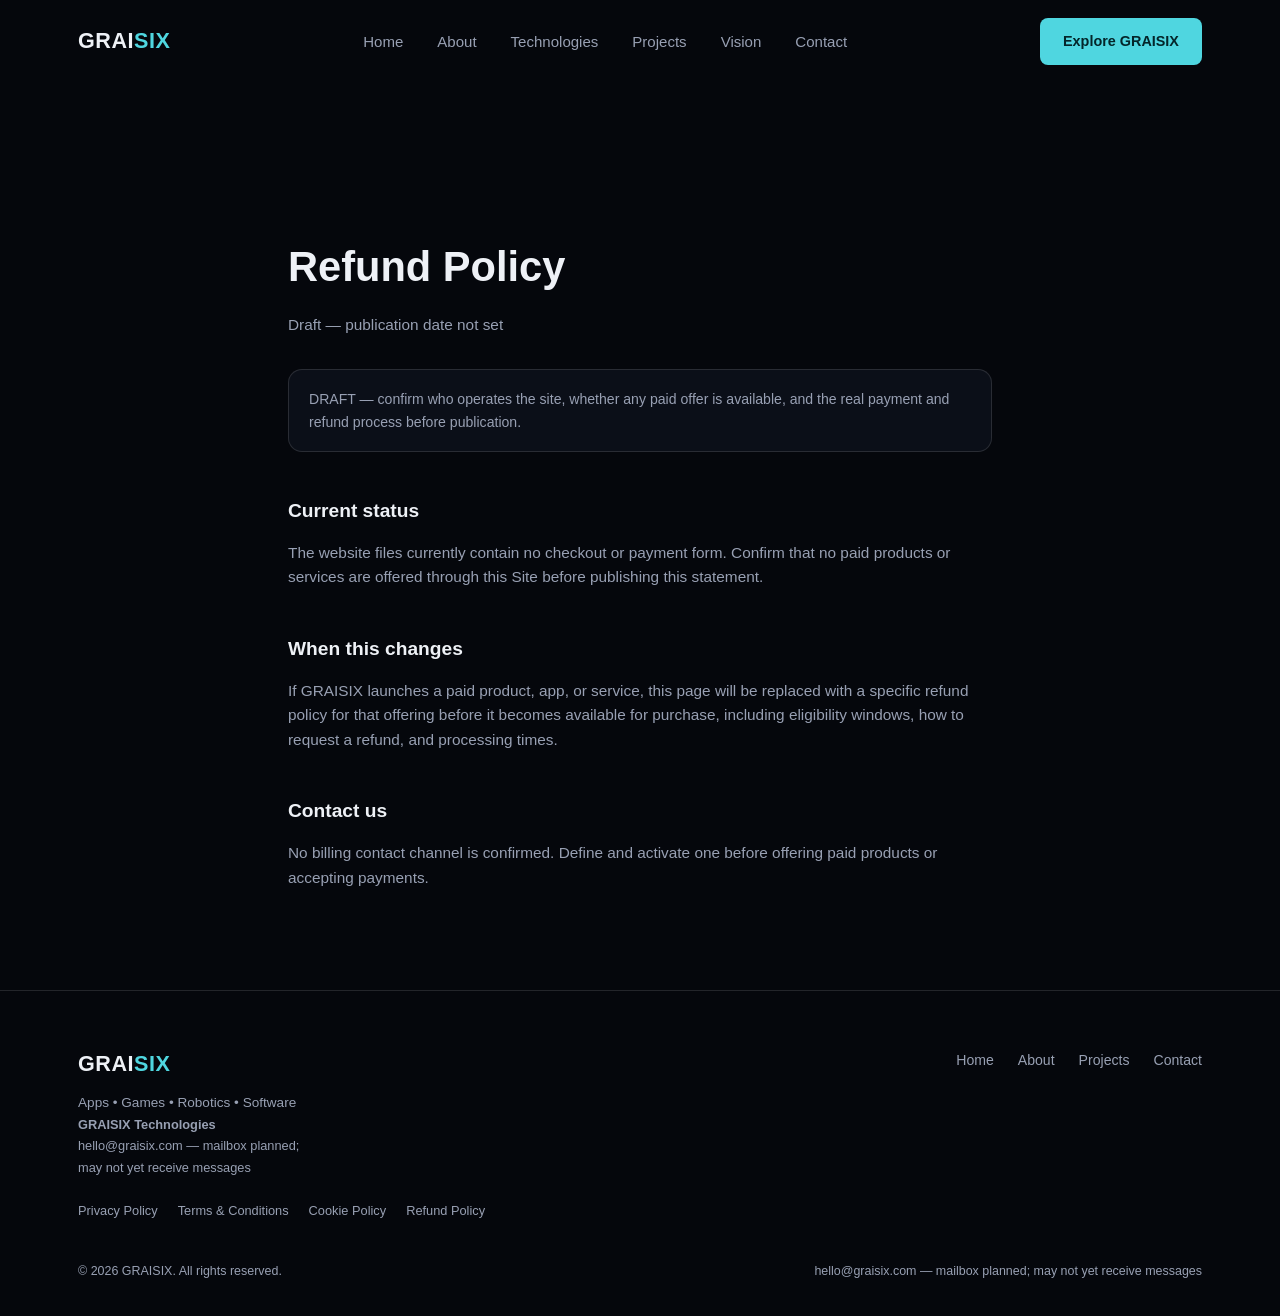
<file: refund.html>
<!DOCTYPE html>
<html lang="en">
<head>
<meta charset="UTF-8">
<meta name="viewport" content="width=device-width, initial-scale=1, viewport-fit=cover">
<title>Refund Policy: GRAISIX</title>
<meta name="description" content="GRAISIX's refund policy for any paid products or services.">
<link rel="icon" href="assets/logo/favicon.svg">
<link rel="canonical" href="https://graisix.com/refund.html">
<meta name="robots" content="noindex,follow">
<meta property="og:title" content="Refund Policy Draft: GRAISIX">
<meta property="og:description" content="Draft refund information for any GRAISIX paid products or services. Review required before publication as a final policy.">
<meta property="og:type" content="website">
<meta property="og:url" content="https://graisix.com/refund.html">
<meta property="og:site_name" content="GRAISIX">
<meta name="twitter:card" content="summary">
<meta name="twitter:title" content="Refund Policy Draft: GRAISIX">
<meta name="twitter:description" content="Draft refund information for any GRAISIX paid products or services. Review required before publication as a final policy.">
<link rel="stylesheet" href="css/style.css">
</head>
<body>

<header id="siteHeader">
  <nav class="wrap">
    <a href="index.html#home" class="logo">GRAI<span>SIX</span></a>
    <ul class="nav-links">
      <li><a href="index.html#home">Home</a></li>
      <li><a href="index.html#about">About</a></li>
      <li><a href="index.html#technologies">Technologies</a></li>
      <li><a href="index.html#projects">Projects</a></li>
      <li><a href="index.html#vision">Vision</a></li>
      <li><a href="index.html#contact">Contact</a></li>
    </ul>
    <a href="index.html#technologies" class="btn btn-primary nav-cta">Explore GRAISIX</a>
    <button class="burger" id="burgerBtn" aria-label="Open menu" aria-expanded="false" aria-controls="mobileMenu">
      <span></span><span></span><span></span>
    </button>
  </nav>
</header>

<nav class="mobile-menu" id="mobileMenu" aria-label="Mobile navigation" aria-hidden="true">
  <a href="index.html#home">Home</a>
  <a href="index.html#about">About</a>
  <a href="index.html#technologies">Technologies</a>
  <a href="index.html#projects">Projects</a>
  <a href="index.html#vision">Vision</a>
  <a href="index.html#contact">Contact</a>
</nav>

<main class="legal-page">
  <div class="wrap">
    <h1>Refund Policy</h1>
    <p class="legal-updated">Draft — publication date not set</p>

    <div class="legal-note">DRAFT — confirm who operates the site, whether any paid offer is available, and the real payment and refund process before publication.</div>

    <h2>Current status</h2>
    <p>The website files currently contain no checkout or payment form. Confirm that no paid products or services are offered through this Site before publishing this statement.</p>

    <h2>When this changes</h2>
    <p>If GRAISIX launches a paid product, app, or service, this page will be replaced with a specific refund policy for that offering before it becomes available for purchase, including eligibility windows, how to request a refund, and processing times.</p>

    <h2>Contact us</h2>
    <p>No billing contact channel is confirmed. Define and activate one before offering paid products or accepting payments.</p>
  </div>
</main>

<footer>
  <div class="wrap">
    <div class="footer-grid">
      <div>
        <div class="logo">GRAI<span>SIX</span></div>
        <p style="color:var(--muted); font-size:.85rem; margin-top:10px;">Apps • Games • Robotics • Software</p>
        <p class="footer-business"><strong>GRAISIX Technologies</strong><br><span data-contact-email></span></p>
      </div>
      <ul class="footer-links">
        <li><a href="index.html#home">Home</a></li>
        <li><a href="index.html#about">About</a></li>
        <li><a href="index.html#projects">Projects</a></li>
        <li><a href="index.html#contact">Contact</a></li>
      </ul>
    </div>
    <ul class="footer-legal">
      <li><a href="privacy.html">Privacy Policy</a></li>
      <li><a href="terms.html">Terms &amp; Conditions</a></li>
      <li><a href="cookies.html">Cookie Policy</a></li>
      <li><a href="refund.html">Refund Policy</a></li>
    </ul>
    <div class="footer-bottom">
      <span>© 2026 GRAISIX. All rights reserved.</span>
      <span data-contact-email></span>
    </div>
  </div>
</footer>

<script src="js/site-config.js"></script>
<script src="js/script.js"></script>
</body>
</html>
</file>
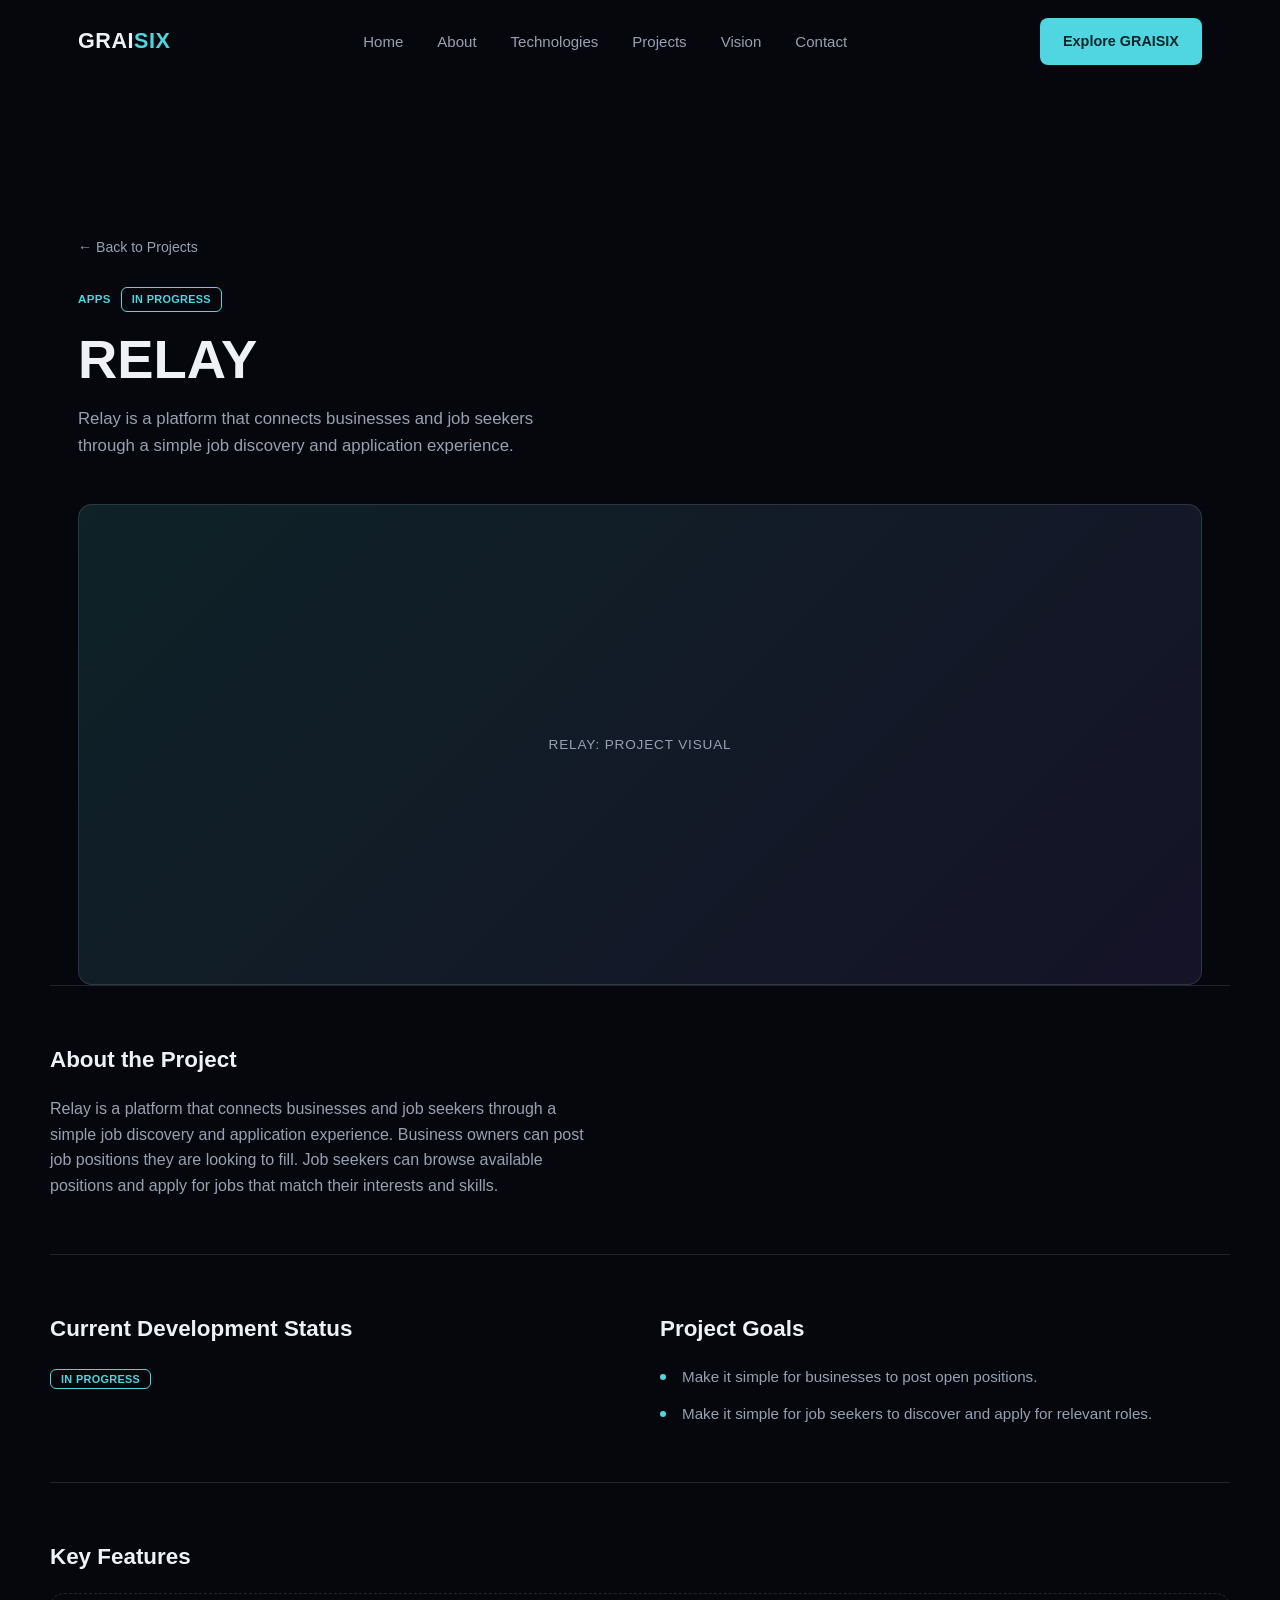
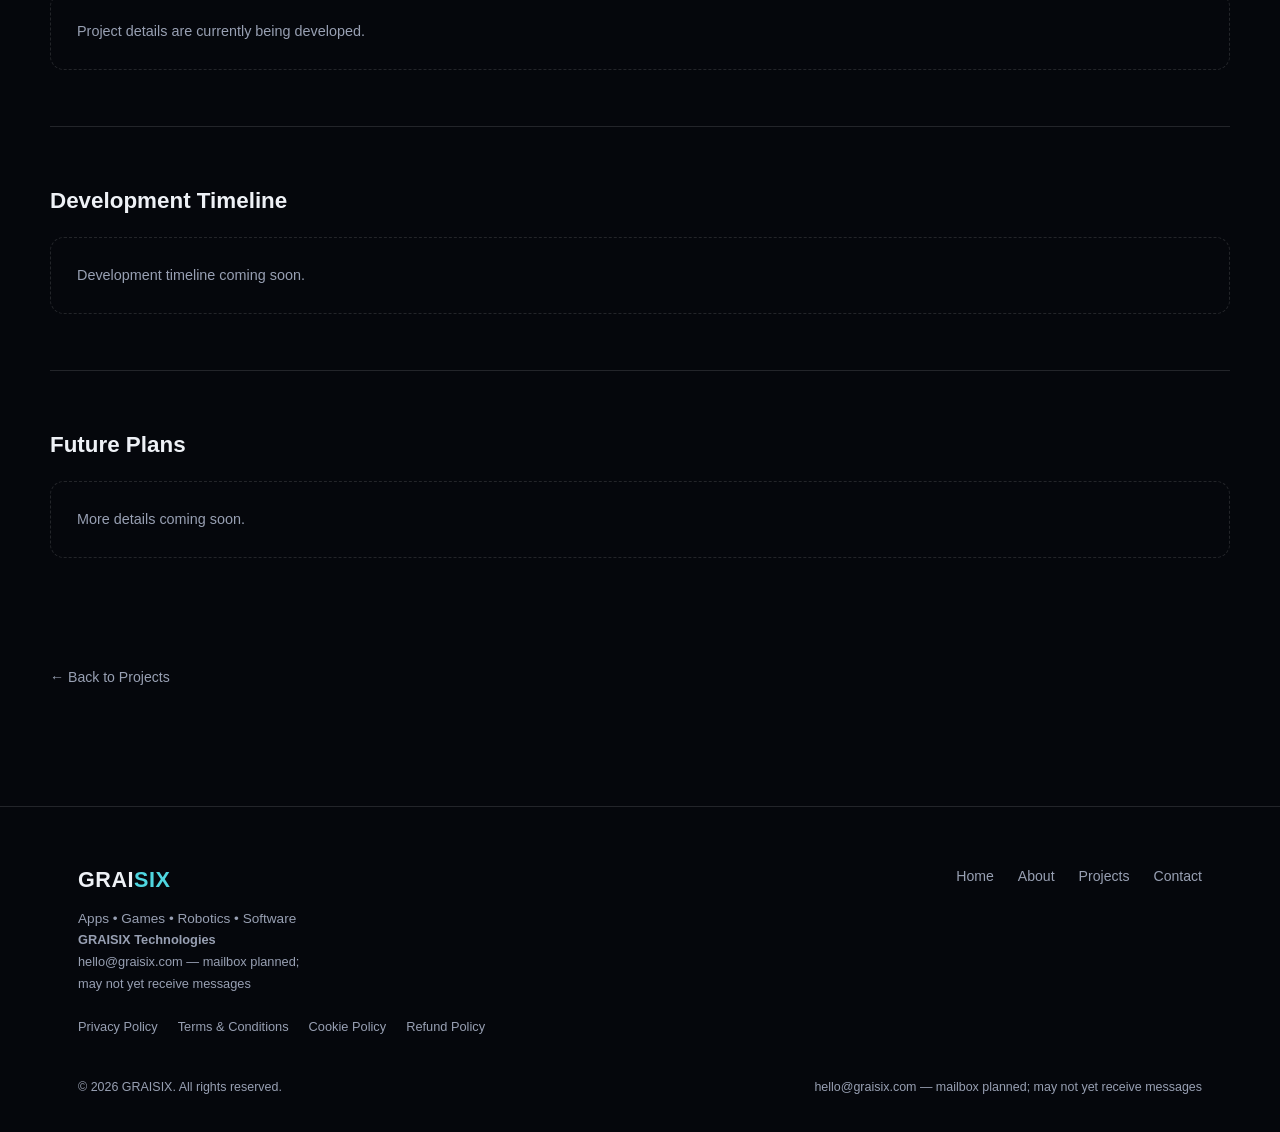
<file: relay.html>
<!DOCTYPE html>
<html lang="en">
<head>
<meta charset="UTF-8">
<meta name="viewport" content="width=device-width, initial-scale=1, viewport-fit=cover">
<title>Relay: GRAISIX</title>
<meta name="description" content="Relay is a platform that connects businesses and job seekers through a simple job discovery and application experience.">
<meta property="og:title" content="Relay: GRAISIX">
<meta property="og:type" content="website">
<meta property="og:description" content="Relay is a platform that connects businesses and job seekers through a simple job discovery and application experience.">
<meta property="og:url" content="https://graisix.com/projects/relay.html">
<meta property="og:site_name" content="GRAISIX">
<meta name="twitter:card" content="summary">
<meta name="twitter:title" content="Relay: GRAISIX">
<meta name="twitter:description" content="Relay is a platform that connects businesses and job seekers through a simple job discovery and application experience.">
<link rel="canonical" href="https://graisix.com/projects/relay.html">
<link rel="icon" href="../assets/logo/favicon.svg">
<link rel="stylesheet" href="../css/style.css">
<link rel="stylesheet" href="../css/project.css">
</head>
<body>

<header id="siteHeader">
  <nav class="wrap">
    <a href="../index.html#home" class="logo">GRAI<span>SIX</span></a>
    <ul class="nav-links">
      <li><a href="../index.html#home">Home</a></li>
      <li><a href="../index.html#about">About</a></li>
      <li><a href="../index.html#technologies">Technologies</a></li>
      <li><a href="../index.html#projects">Projects</a></li>
      <li><a href="../index.html#vision">Vision</a></li>
      <li><a href="../index.html#contact">Contact</a></li>
    </ul>
    <a href="../index.html#technologies" class="btn btn-primary nav-cta">Explore GRAISIX</a>
    <button class="burger" id="burgerBtn" aria-label="Open menu" aria-expanded="false" aria-controls="mobileMenu">
      <span></span><span></span><span></span>
    </button>
  </nav>
</header>

<nav class="mobile-menu" id="mobileMenu" aria-label="Mobile navigation" aria-hidden="true">
  <a href="../index.html#home">Home</a>
  <a href="../index.html#about">About</a>
  <a href="../index.html#technologies">Technologies</a>
  <a href="../index.html#projects">Projects</a>
  <a href="../index.html#vision">Vision</a>
  <a href="../index.html#contact">Contact</a>
</nav>

<main id="project-detail"><!-- populated by js/projects.js --></main>

<footer>
  <div class="wrap">
    <div class="footer-grid">
      <div>
        <div class="logo">GRAI<span>SIX</span></div>
        <p style="color:var(--muted); font-size:.85rem; margin-top:10px;">Apps • Games • Robotics • Software</p>
        <p class="footer-business"><strong>GRAISIX Technologies</strong><br><span data-contact-email></span></p>
      </div>
      <ul class="footer-links">
        <li><a href="../index.html#home">Home</a></li>
        <li><a href="../index.html#about">About</a></li>
        <li><a href="../index.html#projects">Projects</a></li>
        <li><a href="../index.html#contact">Contact</a></li>
      </ul>
    </div>
    <ul class="footer-legal">
      <li><a href="../privacy.html">Privacy Policy</a></li>
      <li><a href="../terms.html">Terms &amp; Conditions</a></li>
      <li><a href="../cookies.html">Cookie Policy</a></li>
      <li><a href="../refund.html">Refund Policy</a></li>
    </ul>
    <div class="footer-bottom">
      <span>© 2026 GRAISIX. All rights reserved.</span>
      <span data-contact-email></span>
    </div>
  </div>
</footer>

<script src="../js/projects.js"></script>
<script>renderProjectDetail("relay");</script>
<script src="../js/site-config.js"></script>
<script src="../js/script.js"></script>
</body>
</html>
</file>
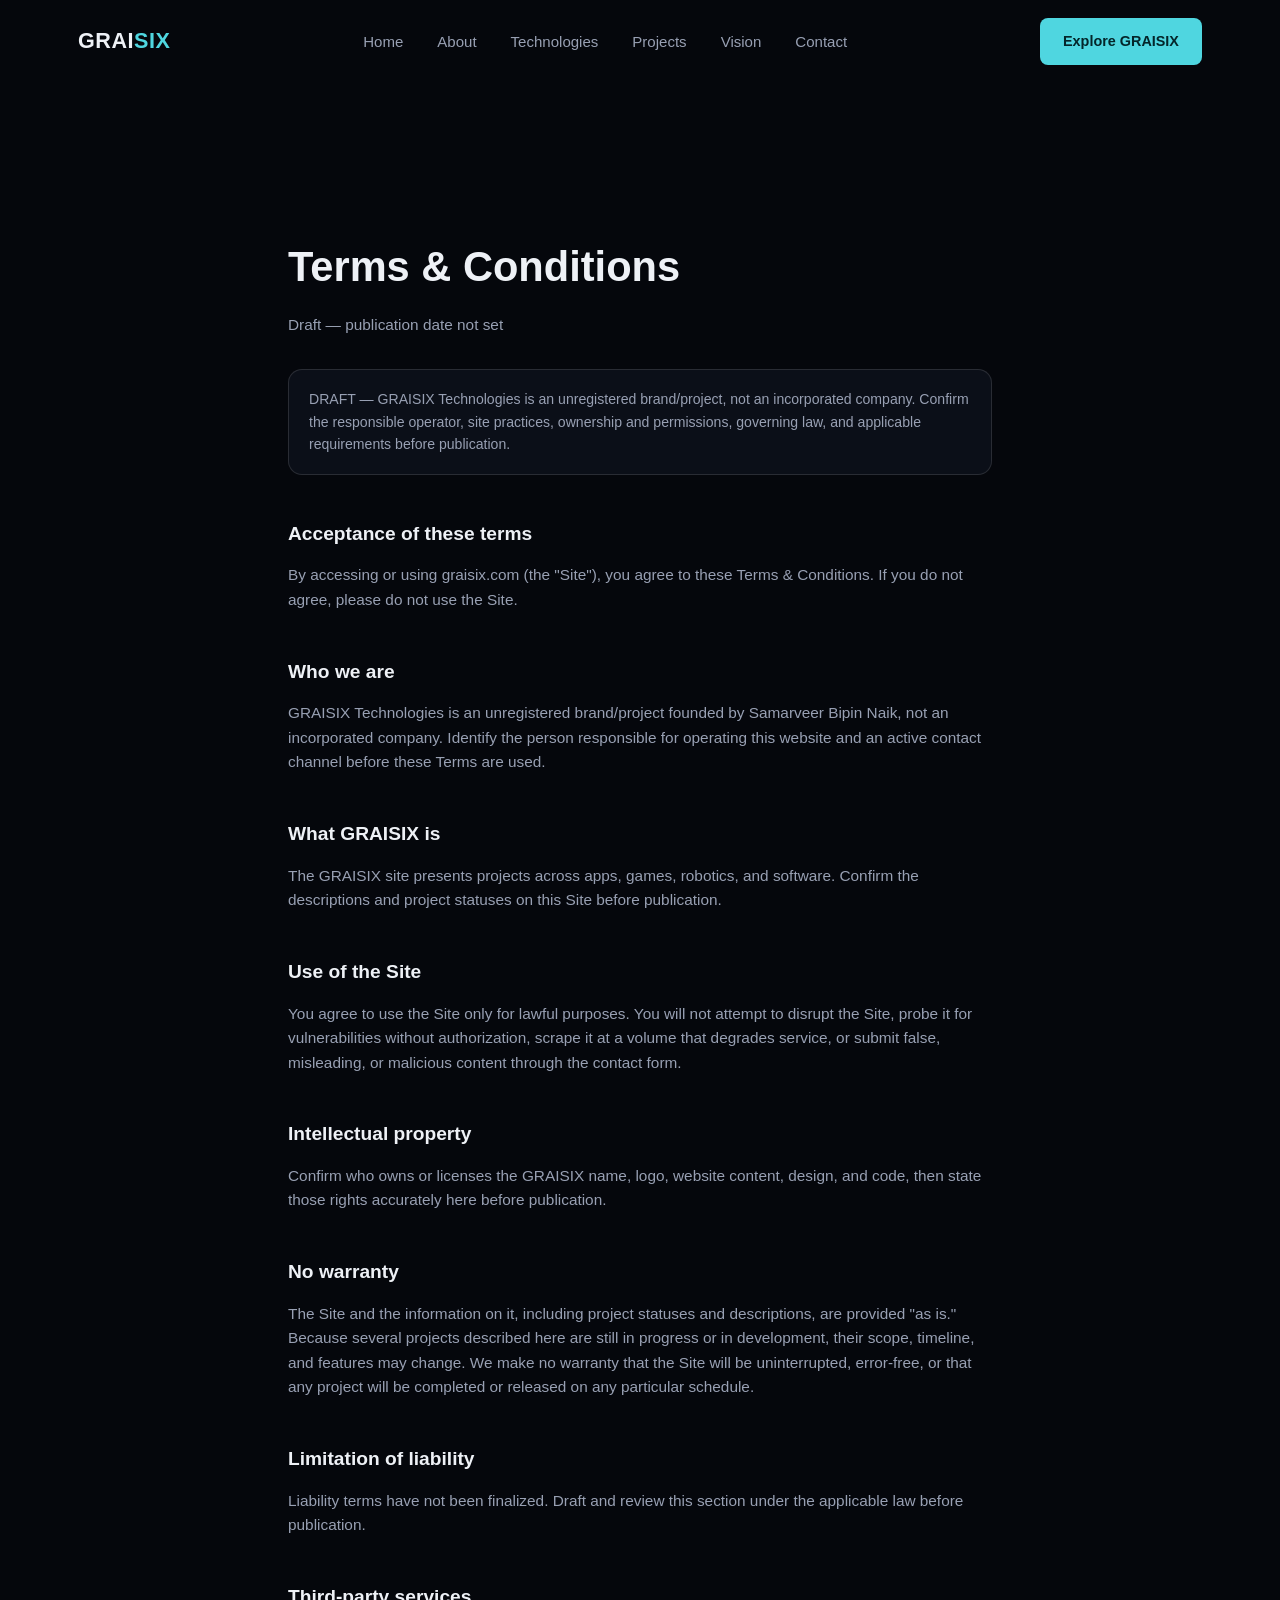
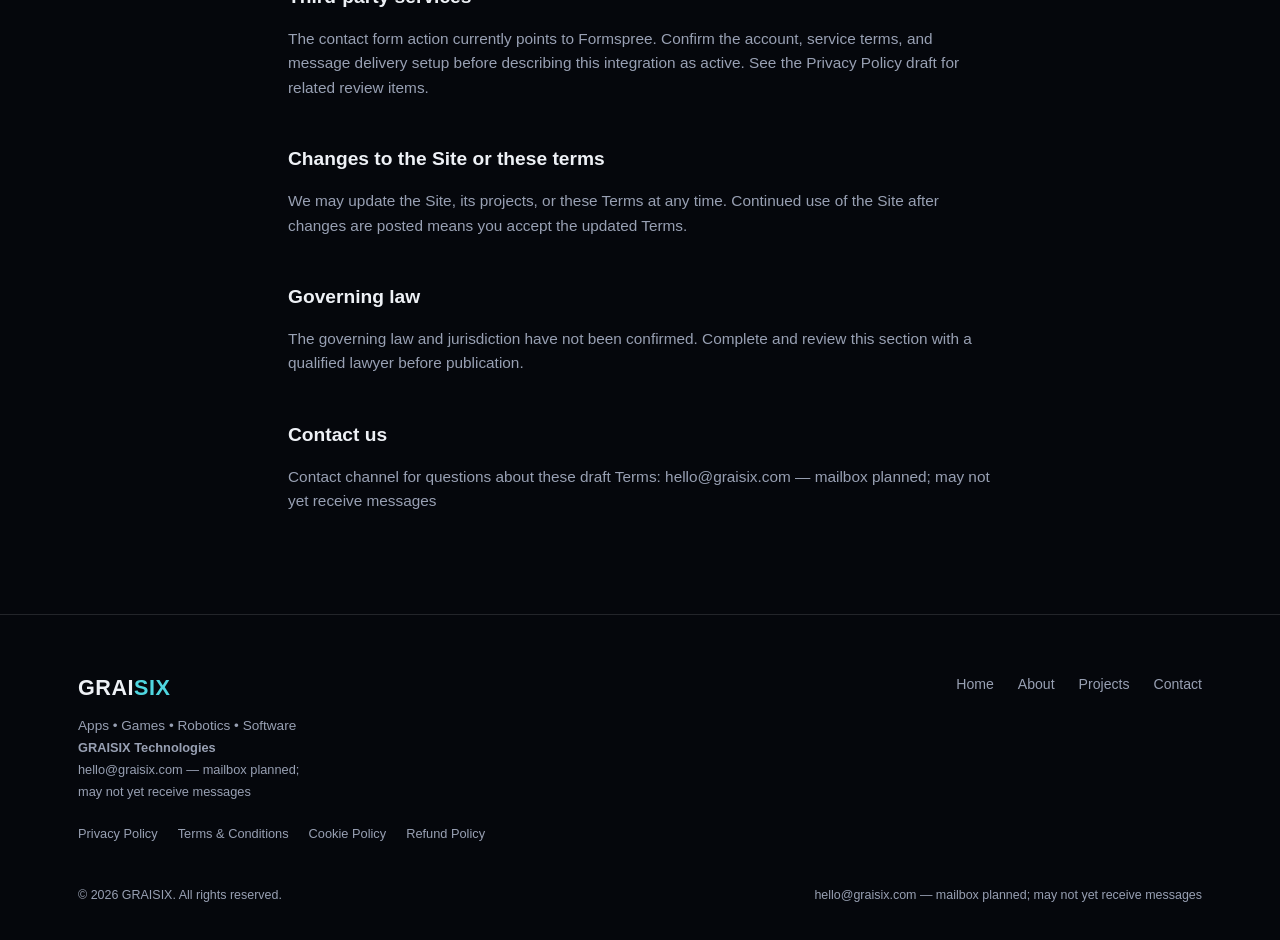
<file: terms.html>
<!DOCTYPE html>
<html lang="en">
<head>
<meta charset="UTF-8">
<meta name="viewport" content="width=device-width, initial-scale=1, viewport-fit=cover">
<title>Terms &amp; Conditions: GRAISIX</title>
<meta name="description" content="The terms that apply to using the GRAISIX website.">
<link rel="icon" href="assets/logo/favicon.svg">
<link rel="canonical" href="https://graisix.com/terms.html">
<meta name="robots" content="noindex,follow">
<meta property="og:title" content="Terms Draft: GRAISIX">
<meta property="og:description" content="Draft terms for using the GRAISIX website. Review required before publication as final terms.">
<meta property="og:type" content="website">
<meta property="og:url" content="https://graisix.com/terms.html">
<meta property="og:site_name" content="GRAISIX">
<meta name="twitter:card" content="summary">
<meta name="twitter:title" content="Terms Draft: GRAISIX">
<meta name="twitter:description" content="Draft terms for using the GRAISIX website. Review required before publication as final terms.">
<link rel="stylesheet" href="css/style.css">
</head>
<body>

<header id="siteHeader">
  <nav class="wrap">
    <a href="index.html#home" class="logo">GRAI<span>SIX</span></a>
    <ul class="nav-links">
      <li><a href="index.html#home">Home</a></li>
      <li><a href="index.html#about">About</a></li>
      <li><a href="index.html#technologies">Technologies</a></li>
      <li><a href="index.html#projects">Projects</a></li>
      <li><a href="index.html#vision">Vision</a></li>
      <li><a href="index.html#contact">Contact</a></li>
    </ul>
    <a href="index.html#technologies" class="btn btn-primary nav-cta">Explore GRAISIX</a>
    <button class="burger" id="burgerBtn" aria-label="Open menu" aria-expanded="false" aria-controls="mobileMenu">
      <span></span><span></span><span></span>
    </button>
  </nav>
</header>

<nav class="mobile-menu" id="mobileMenu" aria-label="Mobile navigation" aria-hidden="true">
  <a href="index.html#home">Home</a>
  <a href="index.html#about">About</a>
  <a href="index.html#technologies">Technologies</a>
  <a href="index.html#projects">Projects</a>
  <a href="index.html#vision">Vision</a>
  <a href="index.html#contact">Contact</a>
</nav>

<main class="legal-page">
  <div class="wrap">
    <h1>Terms &amp; Conditions</h1>
    <p class="legal-updated">Draft — publication date not set</p>

    <div class="legal-note">DRAFT — GRAISIX Technologies is an unregistered brand/project, not an incorporated company. Confirm the responsible operator, site practices, ownership and permissions, governing law, and applicable requirements before publication.</div>

    <h2>Acceptance of these terms</h2>
    <p>By accessing or using graisix.com (the "Site"), you agree to these Terms &amp; Conditions. If you do not agree, please do not use the Site.</p>

    <h2>Who we are</h2>
    <p>GRAISIX Technologies is an unregistered brand/project founded by Samarveer Bipin Naik, not an incorporated company. Identify the person responsible for operating this website and an active contact channel before these Terms are used.</p>

    <h2>What GRAISIX is</h2>
    <p>The GRAISIX site presents projects across apps, games, robotics, and software. Confirm the descriptions and project statuses on this Site before publication.</p>

    <h2>Use of the Site</h2>
    <p>You agree to use the Site only for lawful purposes. You will not attempt to disrupt the Site, probe it for vulnerabilities without authorization, scrape it at a volume that degrades service, or submit false, misleading, or malicious content through the contact form.</p>

    <h2>Intellectual property</h2>
    <p>Confirm who owns or licenses the GRAISIX name, logo, website content, design, and code, then state those rights accurately here before publication.</p>

    <h2>No warranty</h2>
    <p>The Site and the information on it, including project statuses and descriptions, are provided "as is." Because several projects described here are still in progress or in development, their scope, timeline, and features may change. We make no warranty that the Site will be uninterrupted, error-free, or that any project will be completed or released on any particular schedule.</p>

    <h2>Limitation of liability</h2>
    <p>Liability terms have not been finalized. Draft and review this section under the applicable law before publication.</p>

    <h2>Third-party services</h2>
    <p>The contact form action currently points to Formspree. Confirm the account, service terms, and message delivery setup before describing this integration as active. See the <a href="privacy.html">Privacy Policy draft</a> for related review items.</p>

    <h2>Changes to the Site or these terms</h2>
    <p>We may update the Site, its projects, or these Terms at any time. Continued use of the Site after changes are posted means you accept the updated Terms.</p>

    <h2>Governing law</h2>
    <p>The governing law and jurisdiction have not been confirmed. Complete and review this section with a qualified lawyer before publication.</p>

    <h2>Contact us</h2>
    <p>Contact channel for questions about these draft Terms: <span data-contact-email></span></p>
  </div>
</main>

<footer>
  <div class="wrap">
    <div class="footer-grid">
      <div>
        <div class="logo">GRAI<span>SIX</span></div>
        <p style="color:var(--muted); font-size:.85rem; margin-top:10px;">Apps • Games • Robotics • Software</p>
        <p class="footer-business"><strong>GRAISIX Technologies</strong><br><span data-contact-email></span></p>
      </div>
      <ul class="footer-links">
        <li><a href="index.html#home">Home</a></li>
        <li><a href="index.html#about">About</a></li>
        <li><a href="index.html#projects">Projects</a></li>
        <li><a href="index.html#contact">Contact</a></li>
      </ul>
    </div>
    <ul class="footer-legal">
      <li><a href="privacy.html">Privacy Policy</a></li>
      <li><a href="terms.html">Terms &amp; Conditions</a></li>
      <li><a href="cookies.html">Cookie Policy</a></li>
      <li><a href="refund.html">Refund Policy</a></li>
    </ul>
    <div class="footer-bottom">
      <span>© 2026 GRAISIX. All rights reserved.</span>
      <span data-contact-email></span>
    </div>
  </div>
</footer>

<script src="js/site-config.js"></script>
<script src="js/script.js"></script>
</body>
</html>
</file>
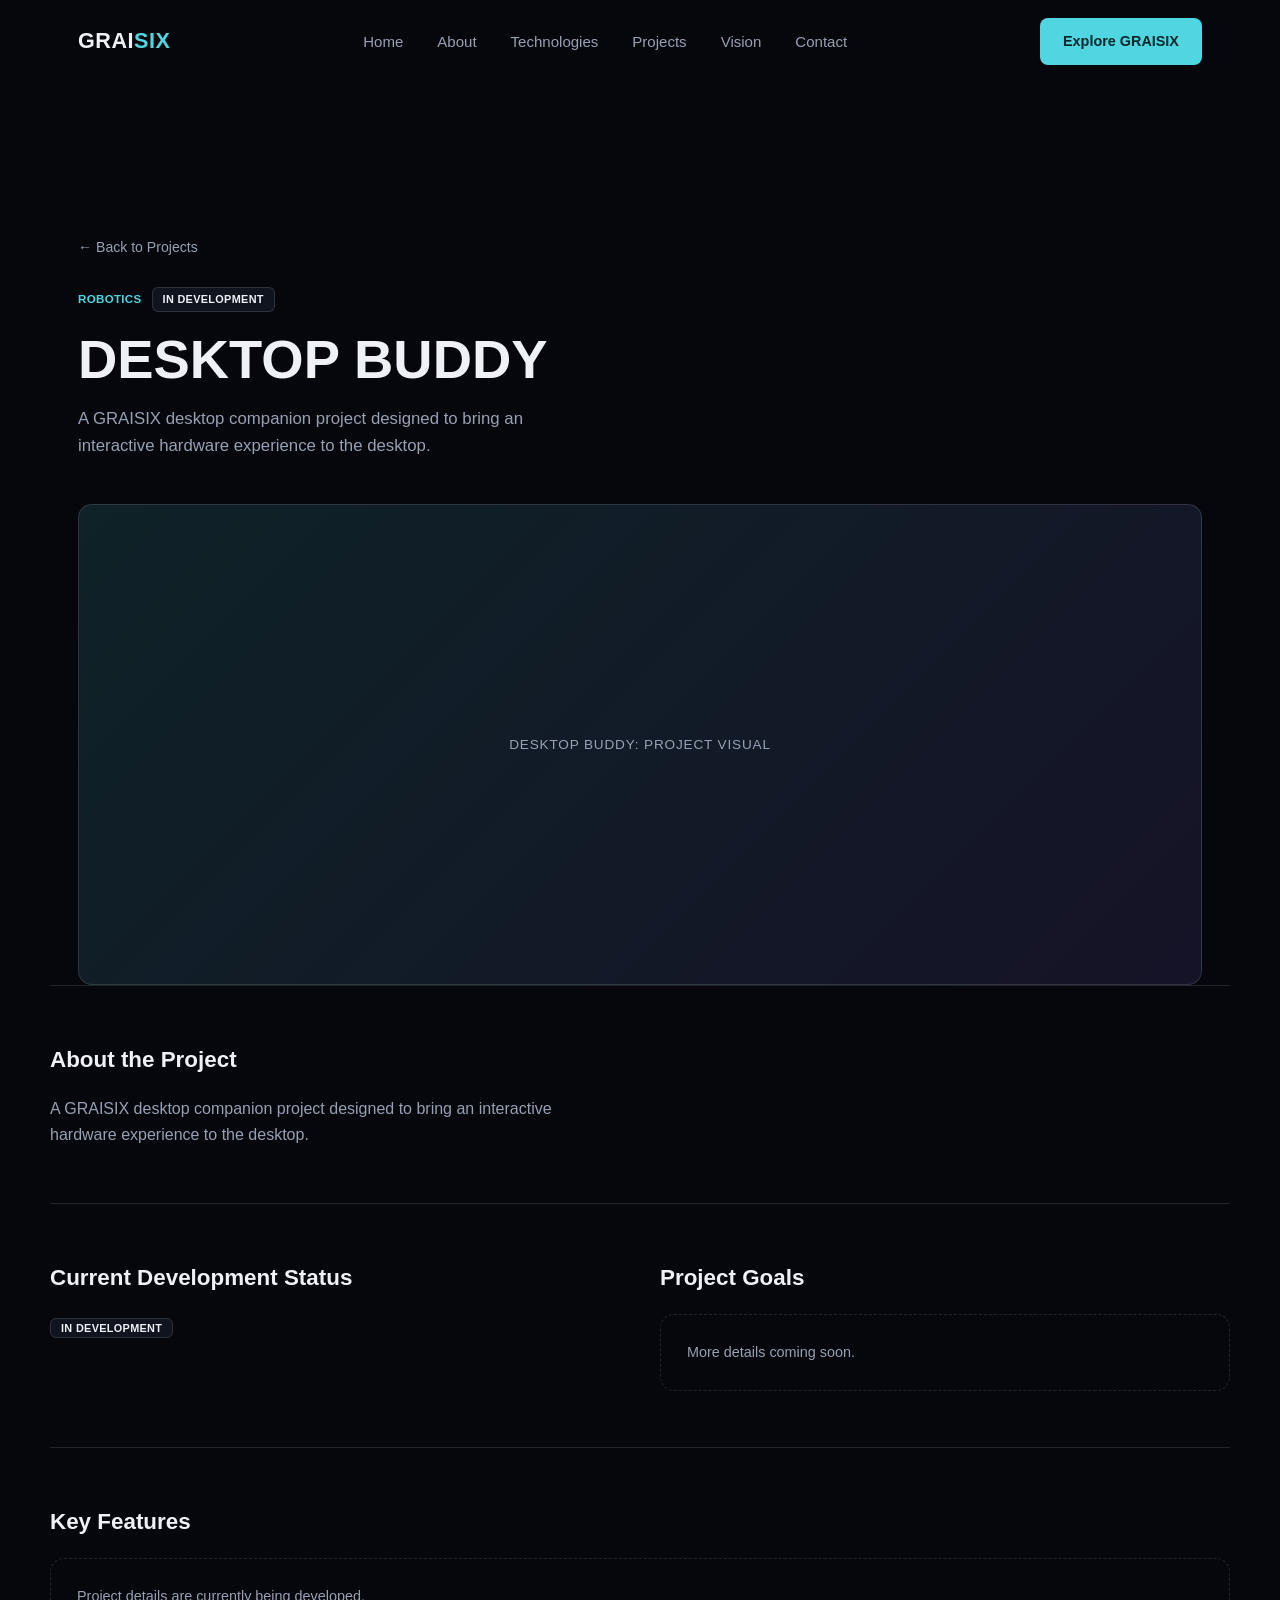
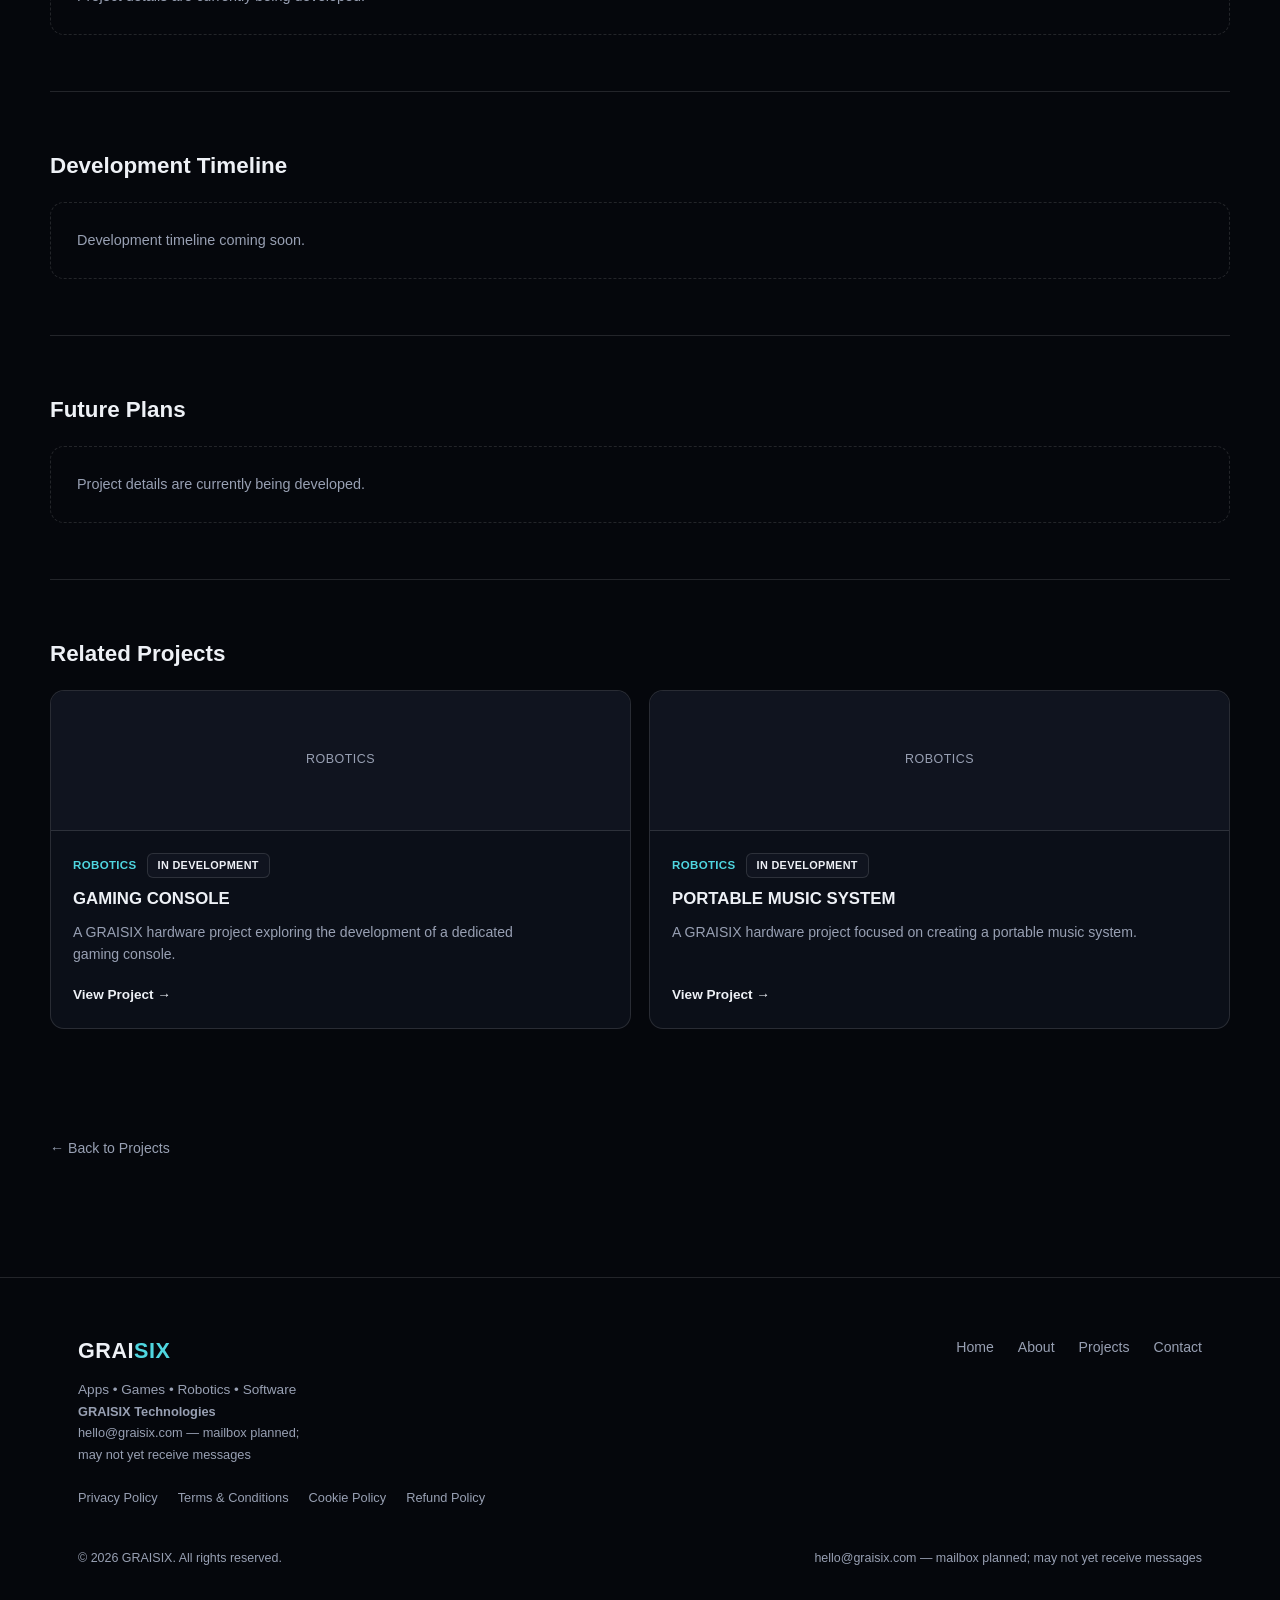
<file: projects/desktop-buddy.html>
<!DOCTYPE html>
<html lang="en">
<head>
<meta charset="UTF-8">
<meta name="viewport" content="width=device-width, initial-scale=1, viewport-fit=cover">
<title>Desktop Buddy: GRAISIX</title>
<meta name="description" content="A GRAISIX desktop companion project designed to bring an interactive hardware experience to the desktop.">
<meta property="og:title" content="Desktop Buddy: GRAISIX">
<meta property="og:type" content="website">
<meta property="og:description" content="A GRAISIX desktop companion project designed to bring an interactive hardware experience to the desktop.">
<meta property="og:url" content="https://graisix.com/projects/desktop-buddy.html">
<meta property="og:site_name" content="GRAISIX">
<meta name="twitter:card" content="summary">
<meta name="twitter:title" content="Desktop Buddy: GRAISIX">
<meta name="twitter:description" content="A GRAISIX desktop companion project designed to bring an interactive hardware experience to the desktop.">
<link rel="canonical" href="https://graisix.com/projects/desktop-buddy.html">
<link rel="icon" href="../assets/logo/favicon.svg">
<link rel="stylesheet" href="../css/style.css">
<link rel="stylesheet" href="../css/project.css">
</head>
<body>

<header id="siteHeader">
  <nav class="wrap">
    <a href="../index.html#home" class="logo">GRAI<span>SIX</span></a>
    <ul class="nav-links">
      <li><a href="../index.html#home">Home</a></li>
      <li><a href="../index.html#about">About</a></li>
      <li><a href="../index.html#technologies">Technologies</a></li>
      <li><a href="../index.html#projects">Projects</a></li>
      <li><a href="../index.html#vision">Vision</a></li>
      <li><a href="../index.html#contact">Contact</a></li>
    </ul>
    <a href="../index.html#technologies" class="btn btn-primary nav-cta">Explore GRAISIX</a>
    <button class="burger" id="burgerBtn" aria-label="Open menu" aria-expanded="false" aria-controls="mobileMenu">
      <span></span><span></span><span></span>
    </button>
  </nav>
</header>

<nav class="mobile-menu" id="mobileMenu" aria-label="Mobile navigation" aria-hidden="true">
  <a href="../index.html#home">Home</a>
  <a href="../index.html#about">About</a>
  <a href="../index.html#technologies">Technologies</a>
  <a href="../index.html#projects">Projects</a>
  <a href="../index.html#vision">Vision</a>
  <a href="../index.html#contact">Contact</a>
</nav>

<main id="project-detail"><!-- populated by js/projects.js --></main>

<footer>
  <div class="wrap">
    <div class="footer-grid">
      <div>
        <div class="logo">GRAI<span>SIX</span></div>
        <p style="color:var(--muted); font-size:.85rem; margin-top:10px;">Apps • Games • Robotics • Software</p>
        <p class="footer-business"><strong>GRAISIX Technologies</strong><br><span data-contact-email></span></p>
      </div>
      <ul class="footer-links">
        <li><a href="../index.html#home">Home</a></li>
        <li><a href="../index.html#about">About</a></li>
        <li><a href="../index.html#projects">Projects</a></li>
        <li><a href="../index.html#contact">Contact</a></li>
      </ul>
    </div>
    <ul class="footer-legal">
      <li><a href="../privacy.html">Privacy Policy</a></li>
      <li><a href="../terms.html">Terms &amp; Conditions</a></li>
      <li><a href="../cookies.html">Cookie Policy</a></li>
      <li><a href="../refund.html">Refund Policy</a></li>
    </ul>
    <div class="footer-bottom">
      <span>© 2026 GRAISIX. All rights reserved.</span>
      <span data-contact-email></span>
    </div>
  </div>
</footer>

<script src="../js/projects.js"></script>
<script>renderProjectDetail("desktop-buddy");</script>
<script src="../js/site-config.js"></script>
<script src="../js/script.js"></script>
</body>
</html>
</file>
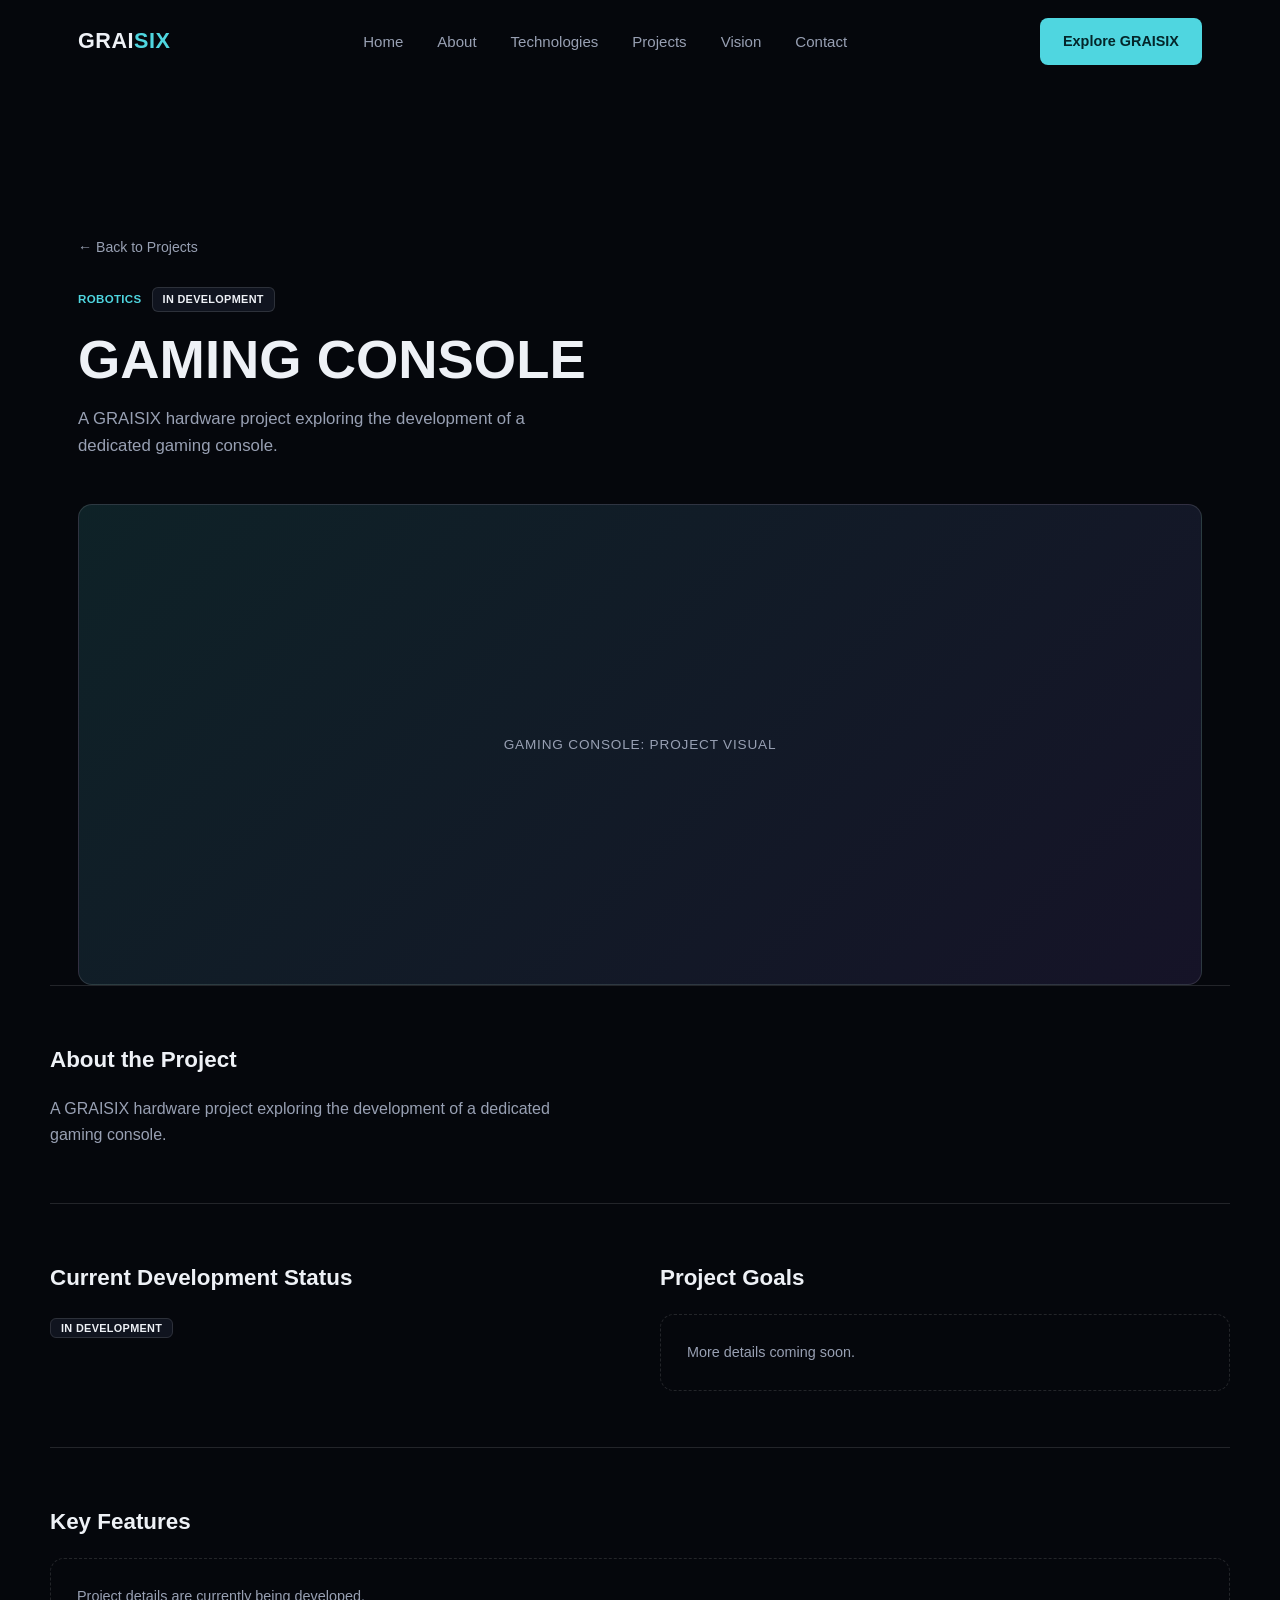
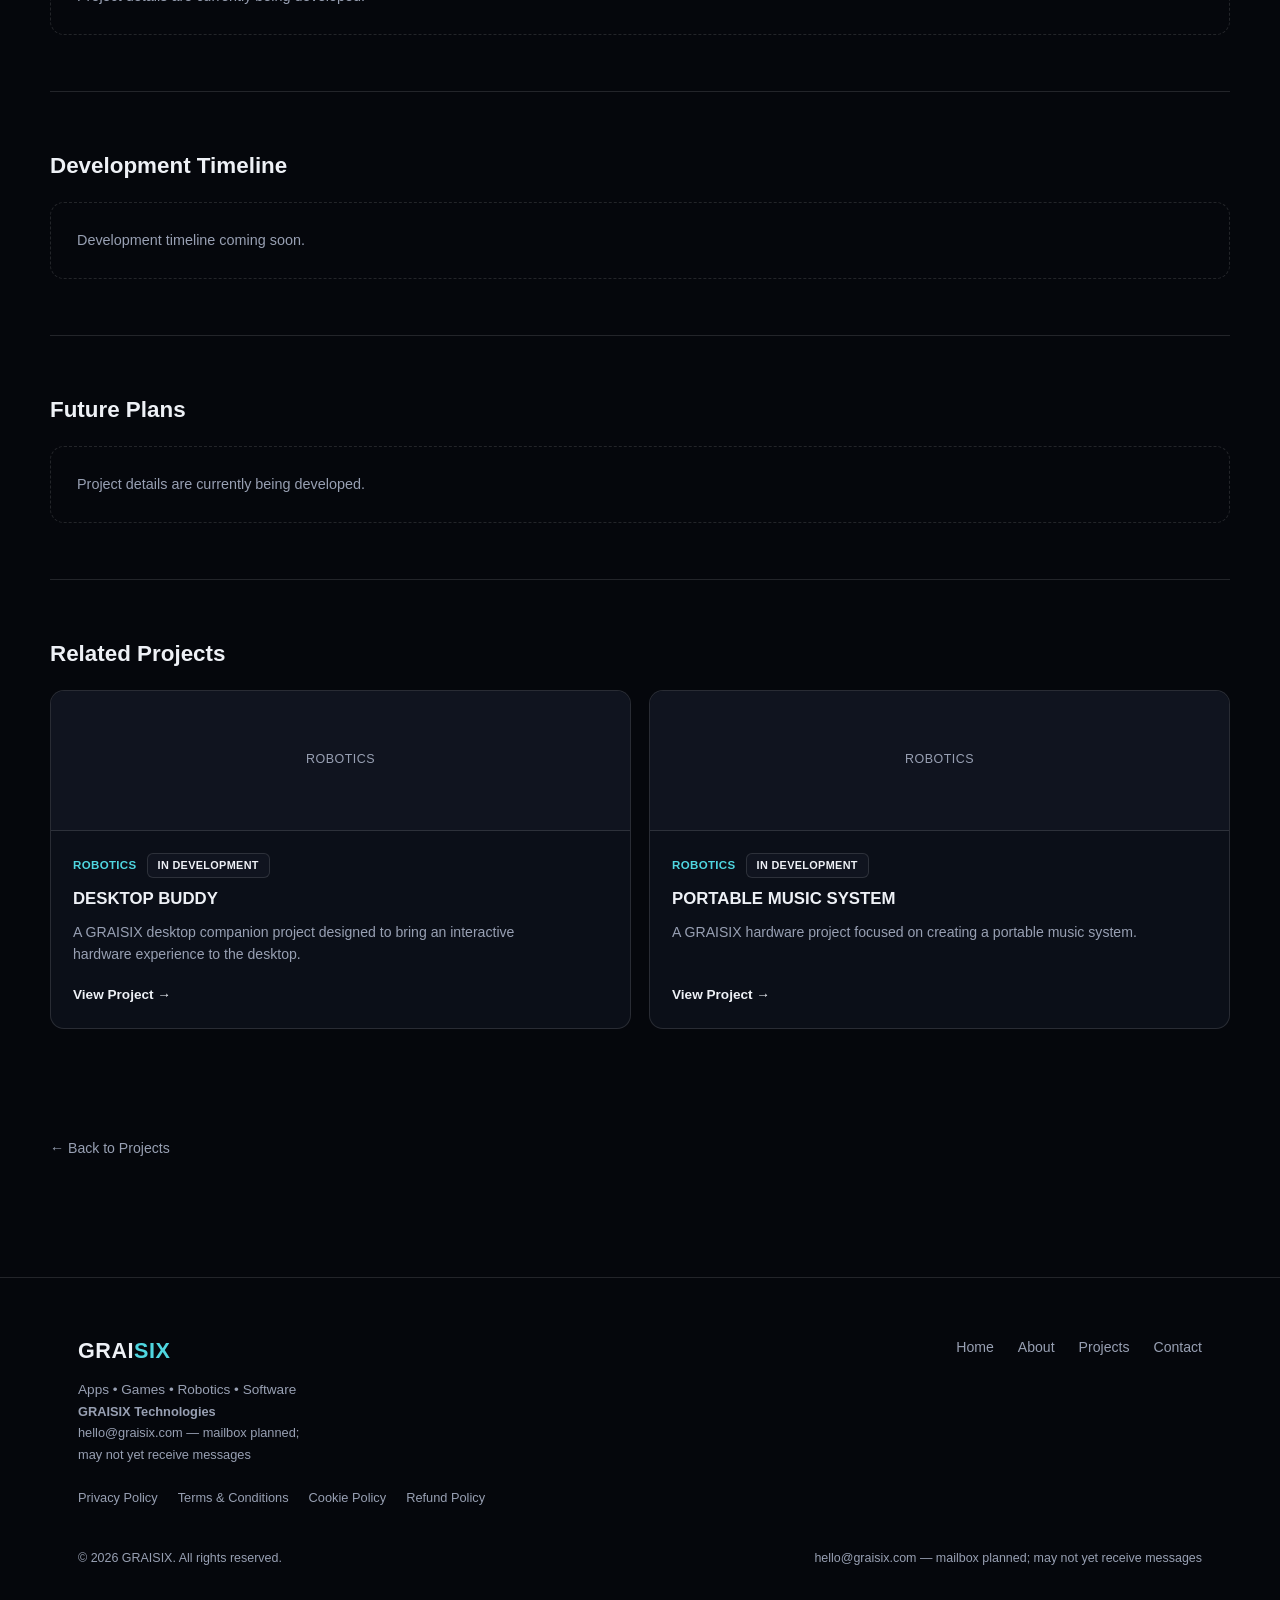
<file: projects/gaming-console.html>
<!DOCTYPE html>
<html lang="en">
<head>
<meta charset="UTF-8">
<meta name="viewport" content="width=device-width, initial-scale=1, viewport-fit=cover">
<title>Gaming Console: GRAISIX</title>
<meta name="description" content="A GRAISIX hardware project exploring the development of a dedicated gaming console.">
<meta property="og:title" content="Gaming Console: GRAISIX">
<meta property="og:type" content="website">
<meta property="og:description" content="A GRAISIX hardware project exploring the development of a dedicated gaming console.">
<meta property="og:url" content="https://graisix.com/projects/gaming-console.html">
<meta property="og:site_name" content="GRAISIX">
<meta name="twitter:card" content="summary">
<meta name="twitter:title" content="Gaming Console: GRAISIX">
<meta name="twitter:description" content="A GRAISIX hardware project exploring the development of a dedicated gaming console.">
<link rel="canonical" href="https://graisix.com/projects/gaming-console.html">
<link rel="icon" href="../assets/logo/favicon.svg">
<link rel="stylesheet" href="../css/style.css">
<link rel="stylesheet" href="../css/project.css">
</head>
<body>

<header id="siteHeader">
  <nav class="wrap">
    <a href="../index.html#home" class="logo">GRAI<span>SIX</span></a>
    <ul class="nav-links">
      <li><a href="../index.html#home">Home</a></li>
      <li><a href="../index.html#about">About</a></li>
      <li><a href="../index.html#technologies">Technologies</a></li>
      <li><a href="../index.html#projects">Projects</a></li>
      <li><a href="../index.html#vision">Vision</a></li>
      <li><a href="../index.html#contact">Contact</a></li>
    </ul>
    <a href="../index.html#technologies" class="btn btn-primary nav-cta">Explore GRAISIX</a>
    <button class="burger" id="burgerBtn" aria-label="Open menu" aria-expanded="false" aria-controls="mobileMenu">
      <span></span><span></span><span></span>
    </button>
  </nav>
</header>

<nav class="mobile-menu" id="mobileMenu" aria-label="Mobile navigation" aria-hidden="true">
  <a href="../index.html#home">Home</a>
  <a href="../index.html#about">About</a>
  <a href="../index.html#technologies">Technologies</a>
  <a href="../index.html#projects">Projects</a>
  <a href="../index.html#vision">Vision</a>
  <a href="../index.html#contact">Contact</a>
</nav>

<main id="project-detail"><!-- populated by js/projects.js --></main>

<footer>
  <div class="wrap">
    <div class="footer-grid">
      <div>
        <div class="logo">GRAI<span>SIX</span></div>
        <p style="color:var(--muted); font-size:.85rem; margin-top:10px;">Apps • Games • Robotics • Software</p>
        <p class="footer-business"><strong>GRAISIX Technologies</strong><br><span data-contact-email></span></p>
      </div>
      <ul class="footer-links">
        <li><a href="../index.html#home">Home</a></li>
        <li><a href="../index.html#about">About</a></li>
        <li><a href="../index.html#projects">Projects</a></li>
        <li><a href="../index.html#contact">Contact</a></li>
      </ul>
    </div>
    <ul class="footer-legal">
      <li><a href="../privacy.html">Privacy Policy</a></li>
      <li><a href="../terms.html">Terms &amp; Conditions</a></li>
      <li><a href="../cookies.html">Cookie Policy</a></li>
      <li><a href="../refund.html">Refund Policy</a></li>
    </ul>
    <div class="footer-bottom">
      <span>© 2026 GRAISIX. All rights reserved.</span>
      <span data-contact-email></span>
    </div>
  </div>
</footer>

<script src="../js/projects.js"></script>
<script>renderProjectDetail("gaming-console");</script>
<script src="../js/site-config.js"></script>
<script src="../js/script.js"></script>
</body>
</html>
</file>
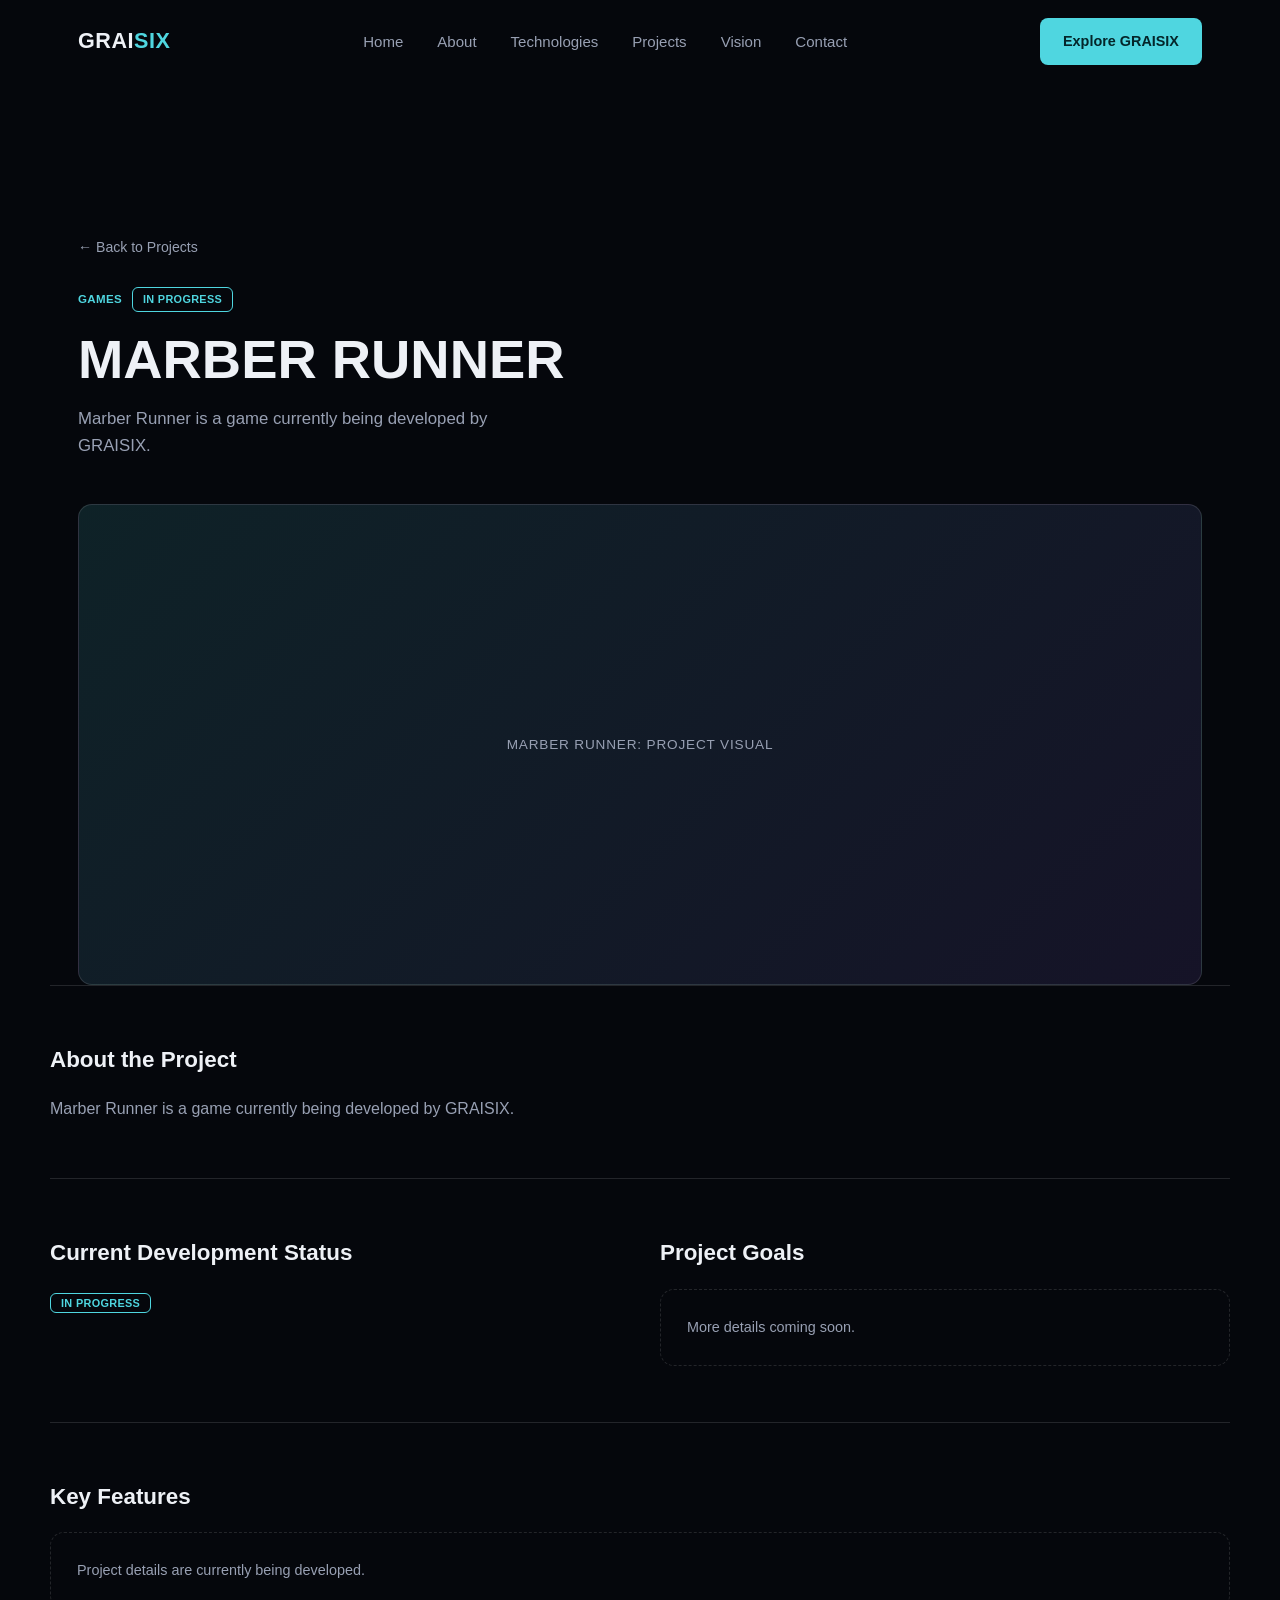
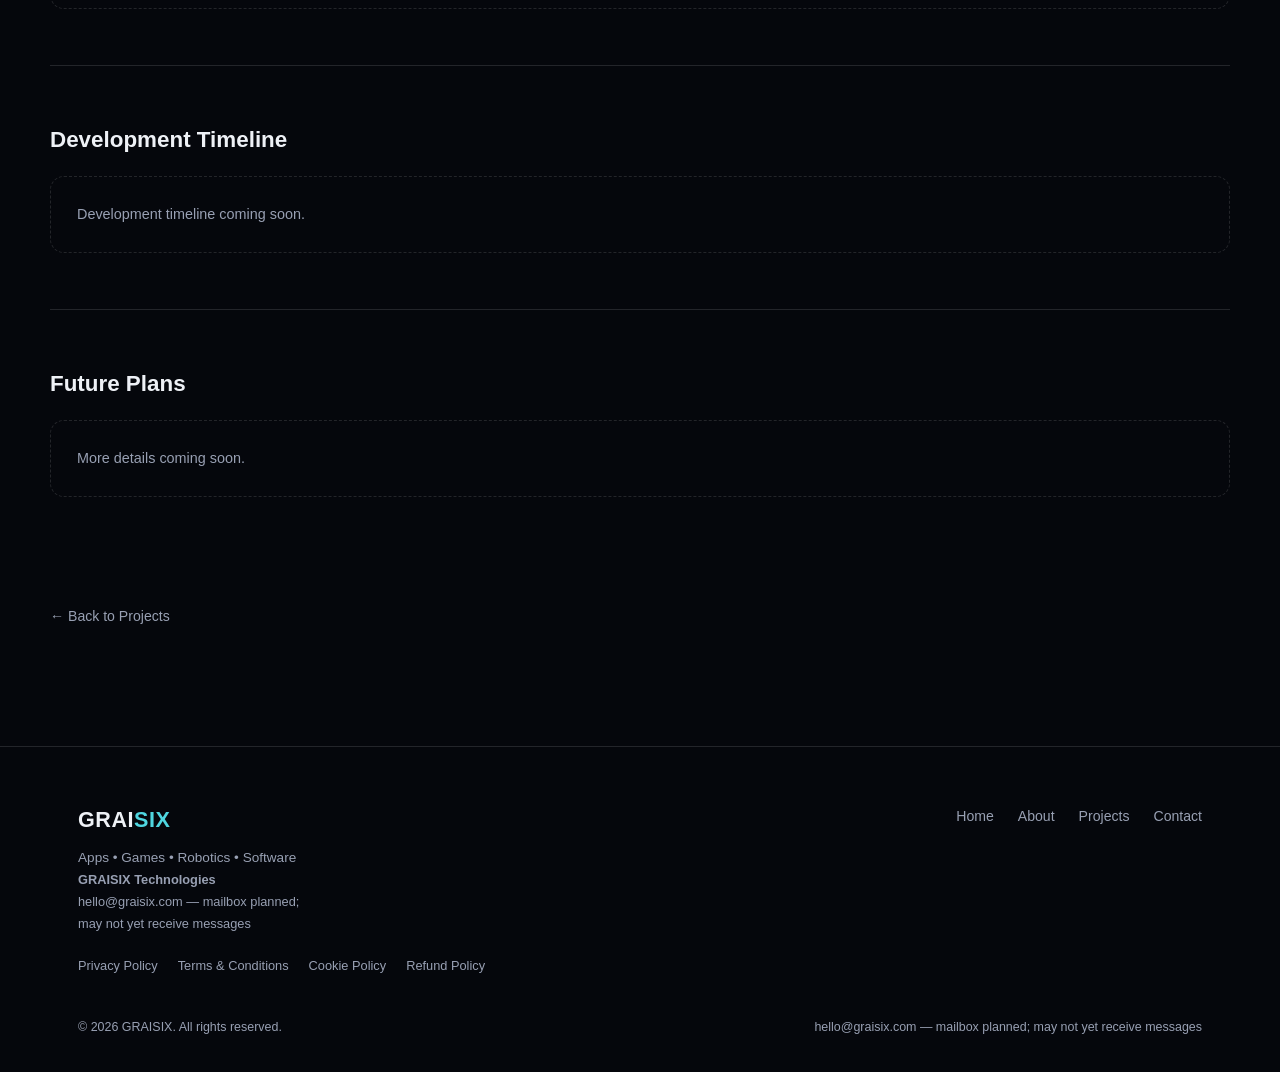
<file: projects/marber-runner.html>
<!DOCTYPE html>
<html lang="en">
<head>
<meta charset="UTF-8">
<meta name="viewport" content="width=device-width, initial-scale=1, viewport-fit=cover">
<title>Marber Runner: GRAISIX</title>
<meta name="description" content="Marber Runner is a game currently being developed by GRAISIX.">
<meta property="og:title" content="Marber Runner: GRAISIX">
<meta property="og:type" content="website">
<meta property="og:description" content="Marber Runner is a game currently being developed by GRAISIX.">
<meta property="og:url" content="https://graisix.com/projects/marber-runner.html">
<meta property="og:site_name" content="GRAISIX">
<meta name="twitter:card" content="summary">
<meta name="twitter:title" content="Marber Runner: GRAISIX">
<meta name="twitter:description" content="Marber Runner is a game currently being developed by GRAISIX.">
<link rel="canonical" href="https://graisix.com/projects/marber-runner.html">
<link rel="icon" href="../assets/logo/favicon.svg">
<link rel="stylesheet" href="../css/style.css">
<link rel="stylesheet" href="../css/project.css">
</head>
<body>

<header id="siteHeader">
  <nav class="wrap">
    <a href="../index.html#home" class="logo">GRAI<span>SIX</span></a>
    <ul class="nav-links">
      <li><a href="../index.html#home">Home</a></li>
      <li><a href="../index.html#about">About</a></li>
      <li><a href="../index.html#technologies">Technologies</a></li>
      <li><a href="../index.html#projects">Projects</a></li>
      <li><a href="../index.html#vision">Vision</a></li>
      <li><a href="../index.html#contact">Contact</a></li>
    </ul>
    <a href="../index.html#technologies" class="btn btn-primary nav-cta">Explore GRAISIX</a>
    <button class="burger" id="burgerBtn" aria-label="Open menu" aria-expanded="false" aria-controls="mobileMenu">
      <span></span><span></span><span></span>
    </button>
  </nav>
</header>

<nav class="mobile-menu" id="mobileMenu" aria-label="Mobile navigation" aria-hidden="true">
  <a href="../index.html#home">Home</a>
  <a href="../index.html#about">About</a>
  <a href="../index.html#technologies">Technologies</a>
  <a href="../index.html#projects">Projects</a>
  <a href="../index.html#vision">Vision</a>
  <a href="../index.html#contact">Contact</a>
</nav>

<main id="project-detail"><!-- populated by js/projects.js --></main>

<footer>
  <div class="wrap">
    <div class="footer-grid">
      <div>
        <div class="logo">GRAI<span>SIX</span></div>
        <p style="color:var(--muted); font-size:.85rem; margin-top:10px;">Apps • Games • Robotics • Software</p>
        <p class="footer-business"><strong>GRAISIX Technologies</strong><br><span data-contact-email></span></p>
      </div>
      <ul class="footer-links">
        <li><a href="../index.html#home">Home</a></li>
        <li><a href="../index.html#about">About</a></li>
        <li><a href="../index.html#projects">Projects</a></li>
        <li><a href="../index.html#contact">Contact</a></li>
      </ul>
    </div>
    <ul class="footer-legal">
      <li><a href="../privacy.html">Privacy Policy</a></li>
      <li><a href="../terms.html">Terms &amp; Conditions</a></li>
      <li><a href="../cookies.html">Cookie Policy</a></li>
      <li><a href="../refund.html">Refund Policy</a></li>
    </ul>
    <div class="footer-bottom">
      <span>© 2026 GRAISIX. All rights reserved.</span>
      <span data-contact-email></span>
    </div>
  </div>
</footer>

<script src="../js/projects.js"></script>
<script>renderProjectDetail("marber-runner");</script>
<script src="../js/site-config.js"></script>
<script src="../js/script.js"></script>
</body>
</html>
</file>
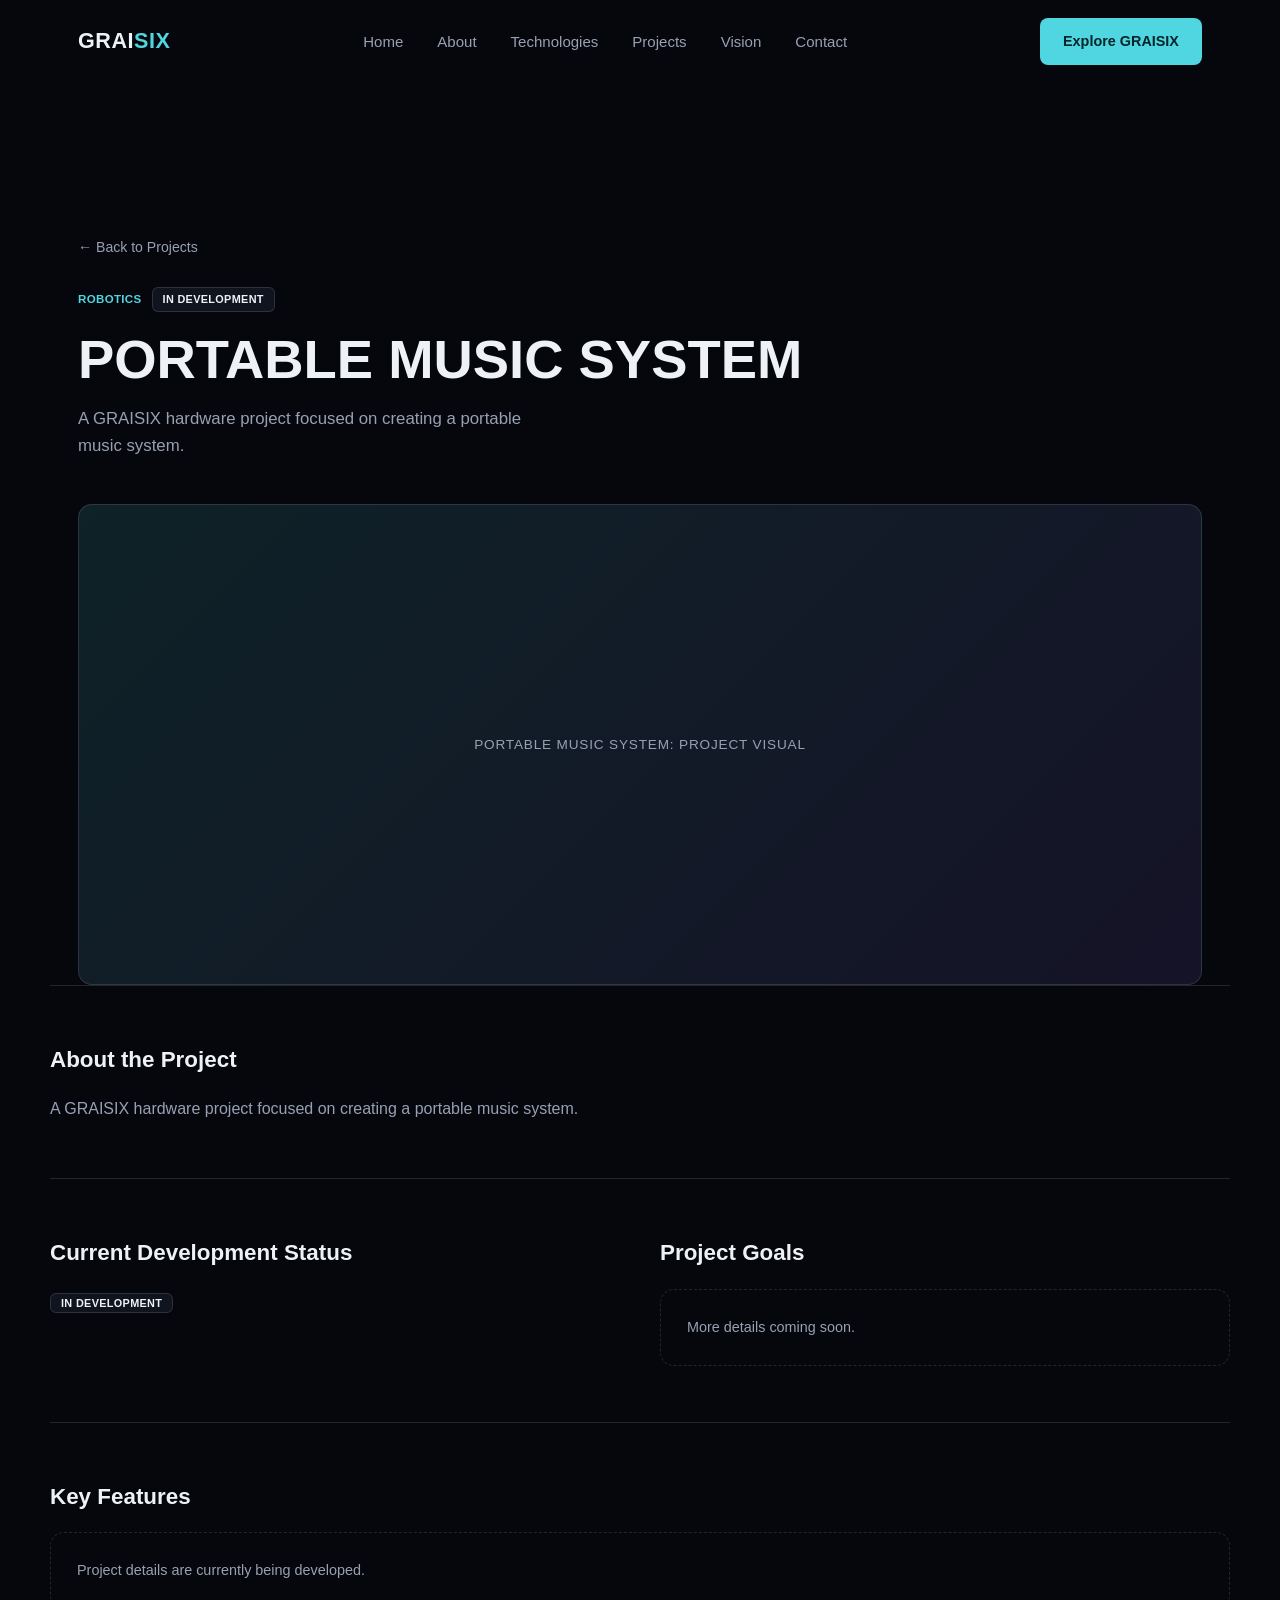
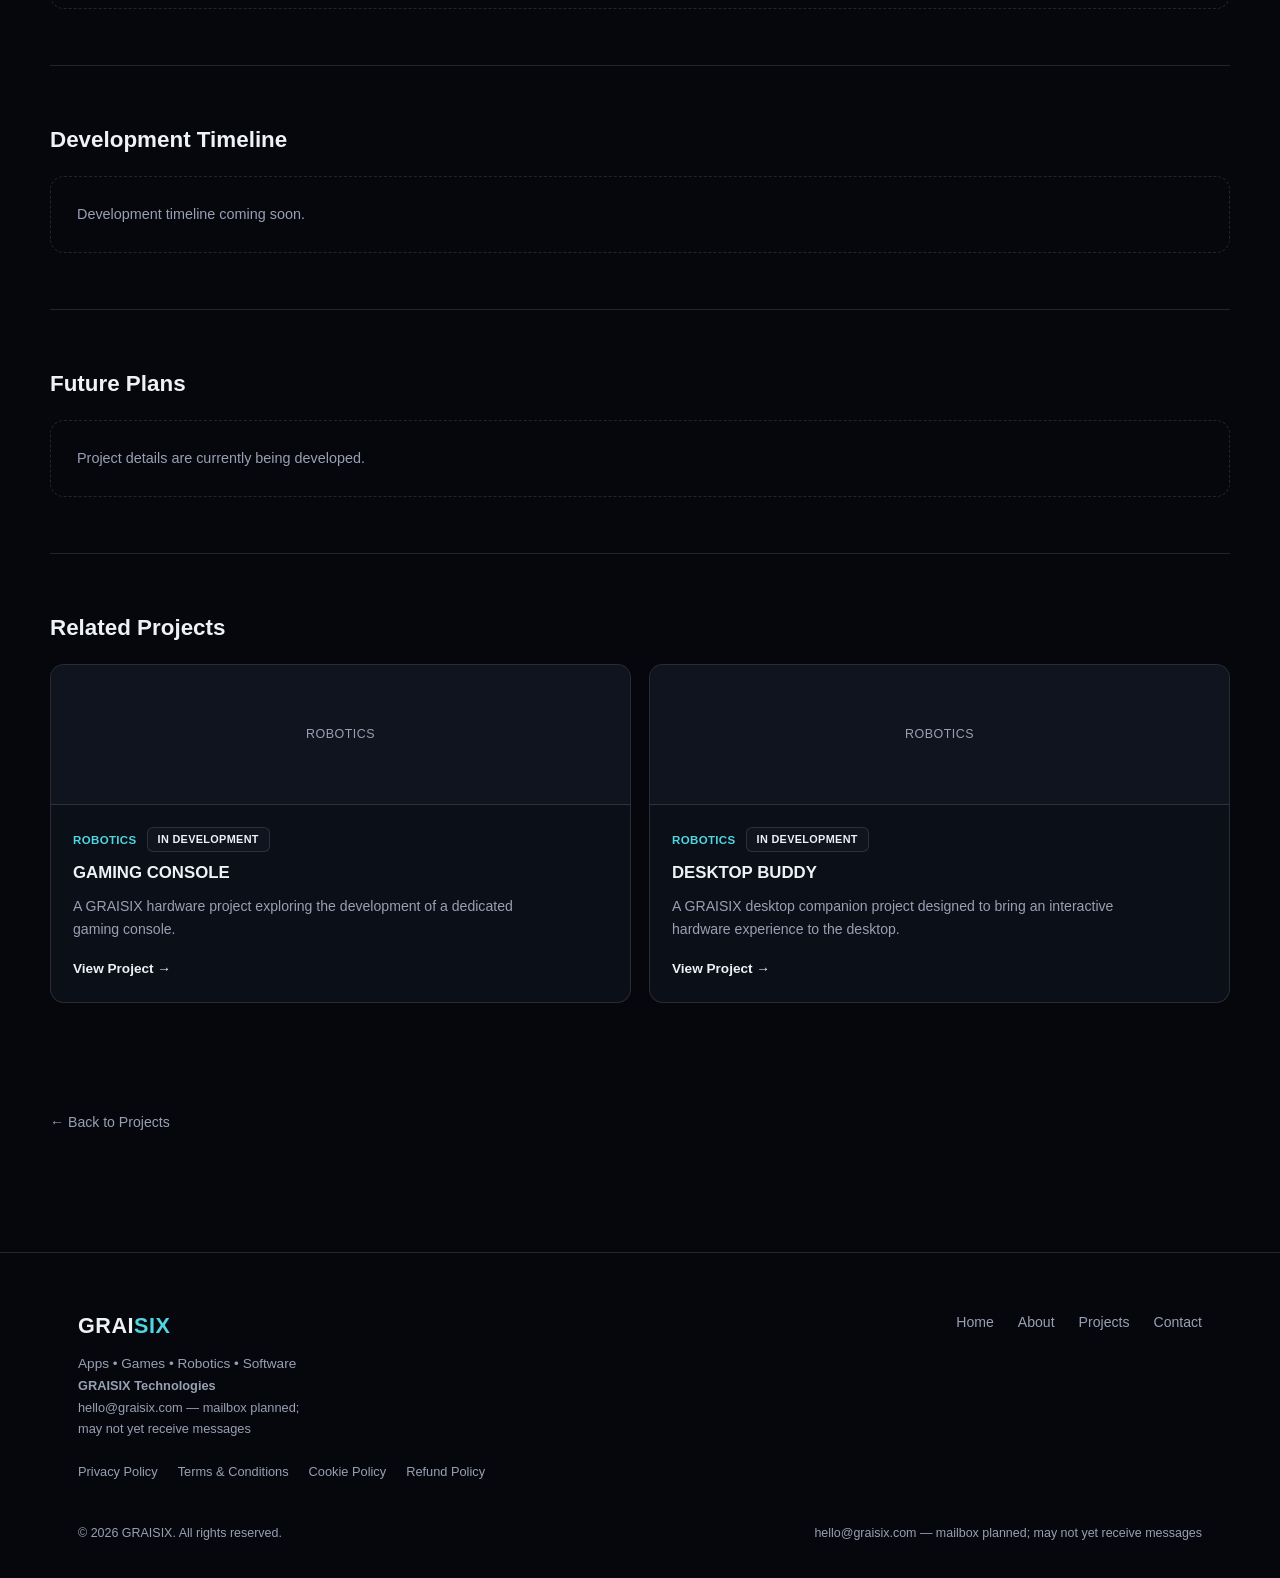
<file: projects/portable-music-system.html>
<!DOCTYPE html>
<html lang="en">
<head>
<meta charset="UTF-8">
<meta name="viewport" content="width=device-width, initial-scale=1, viewport-fit=cover">
<title>Portable Music System: GRAISIX</title>
<meta name="description" content="A GRAISIX hardware project focused on creating a portable music system.">
<meta property="og:title" content="Portable Music System: GRAISIX">
<meta property="og:type" content="website">
<meta property="og:description" content="A GRAISIX hardware project focused on creating a portable music system.">
<meta property="og:url" content="https://graisix.com/projects/portable-music-system.html">
<meta property="og:site_name" content="GRAISIX">
<meta name="twitter:card" content="summary">
<meta name="twitter:title" content="Portable Music System: GRAISIX">
<meta name="twitter:description" content="A GRAISIX hardware project focused on creating a portable music system.">
<link rel="canonical" href="https://graisix.com/projects/portable-music-system.html">
<link rel="icon" href="../assets/logo/favicon.svg">
<link rel="stylesheet" href="../css/style.css">
<link rel="stylesheet" href="../css/project.css">
</head>
<body>

<header id="siteHeader">
  <nav class="wrap">
    <a href="../index.html#home" class="logo">GRAI<span>SIX</span></a>
    <ul class="nav-links">
      <li><a href="../index.html#home">Home</a></li>
      <li><a href="../index.html#about">About</a></li>
      <li><a href="../index.html#technologies">Technologies</a></li>
      <li><a href="../index.html#projects">Projects</a></li>
      <li><a href="../index.html#vision">Vision</a></li>
      <li><a href="../index.html#contact">Contact</a></li>
    </ul>
    <a href="../index.html#technologies" class="btn btn-primary nav-cta">Explore GRAISIX</a>
    <button class="burger" id="burgerBtn" aria-label="Open menu" aria-expanded="false" aria-controls="mobileMenu">
      <span></span><span></span><span></span>
    </button>
  </nav>
</header>

<nav class="mobile-menu" id="mobileMenu" aria-label="Mobile navigation" aria-hidden="true">
  <a href="../index.html#home">Home</a>
  <a href="../index.html#about">About</a>
  <a href="../index.html#technologies">Technologies</a>
  <a href="../index.html#projects">Projects</a>
  <a href="../index.html#vision">Vision</a>
  <a href="../index.html#contact">Contact</a>
</nav>

<main id="project-detail"><!-- populated by js/projects.js --></main>

<footer>
  <div class="wrap">
    <div class="footer-grid">
      <div>
        <div class="logo">GRAI<span>SIX</span></div>
        <p style="color:var(--muted); font-size:.85rem; margin-top:10px;">Apps • Games • Robotics • Software</p>
        <p class="footer-business"><strong>GRAISIX Technologies</strong><br><span data-contact-email></span></p>
      </div>
      <ul class="footer-links">
        <li><a href="../index.html#home">Home</a></li>
        <li><a href="../index.html#about">About</a></li>
        <li><a href="../index.html#projects">Projects</a></li>
        <li><a href="../index.html#contact">Contact</a></li>
      </ul>
    </div>
    <ul class="footer-legal">
      <li><a href="../privacy.html">Privacy Policy</a></li>
      <li><a href="../terms.html">Terms &amp; Conditions</a></li>
      <li><a href="../cookies.html">Cookie Policy</a></li>
      <li><a href="../refund.html">Refund Policy</a></li>
    </ul>
    <div class="footer-bottom">
      <span>© 2026 GRAISIX. All rights reserved.</span>
      <span data-contact-email></span>
    </div>
  </div>
</footer>

<script src="../js/projects.js"></script>
<script>renderProjectDetail("portable-music-system");</script>
<script src="../js/site-config.js"></script>
<script src="../js/script.js"></script>
</body>
</html>
</file>
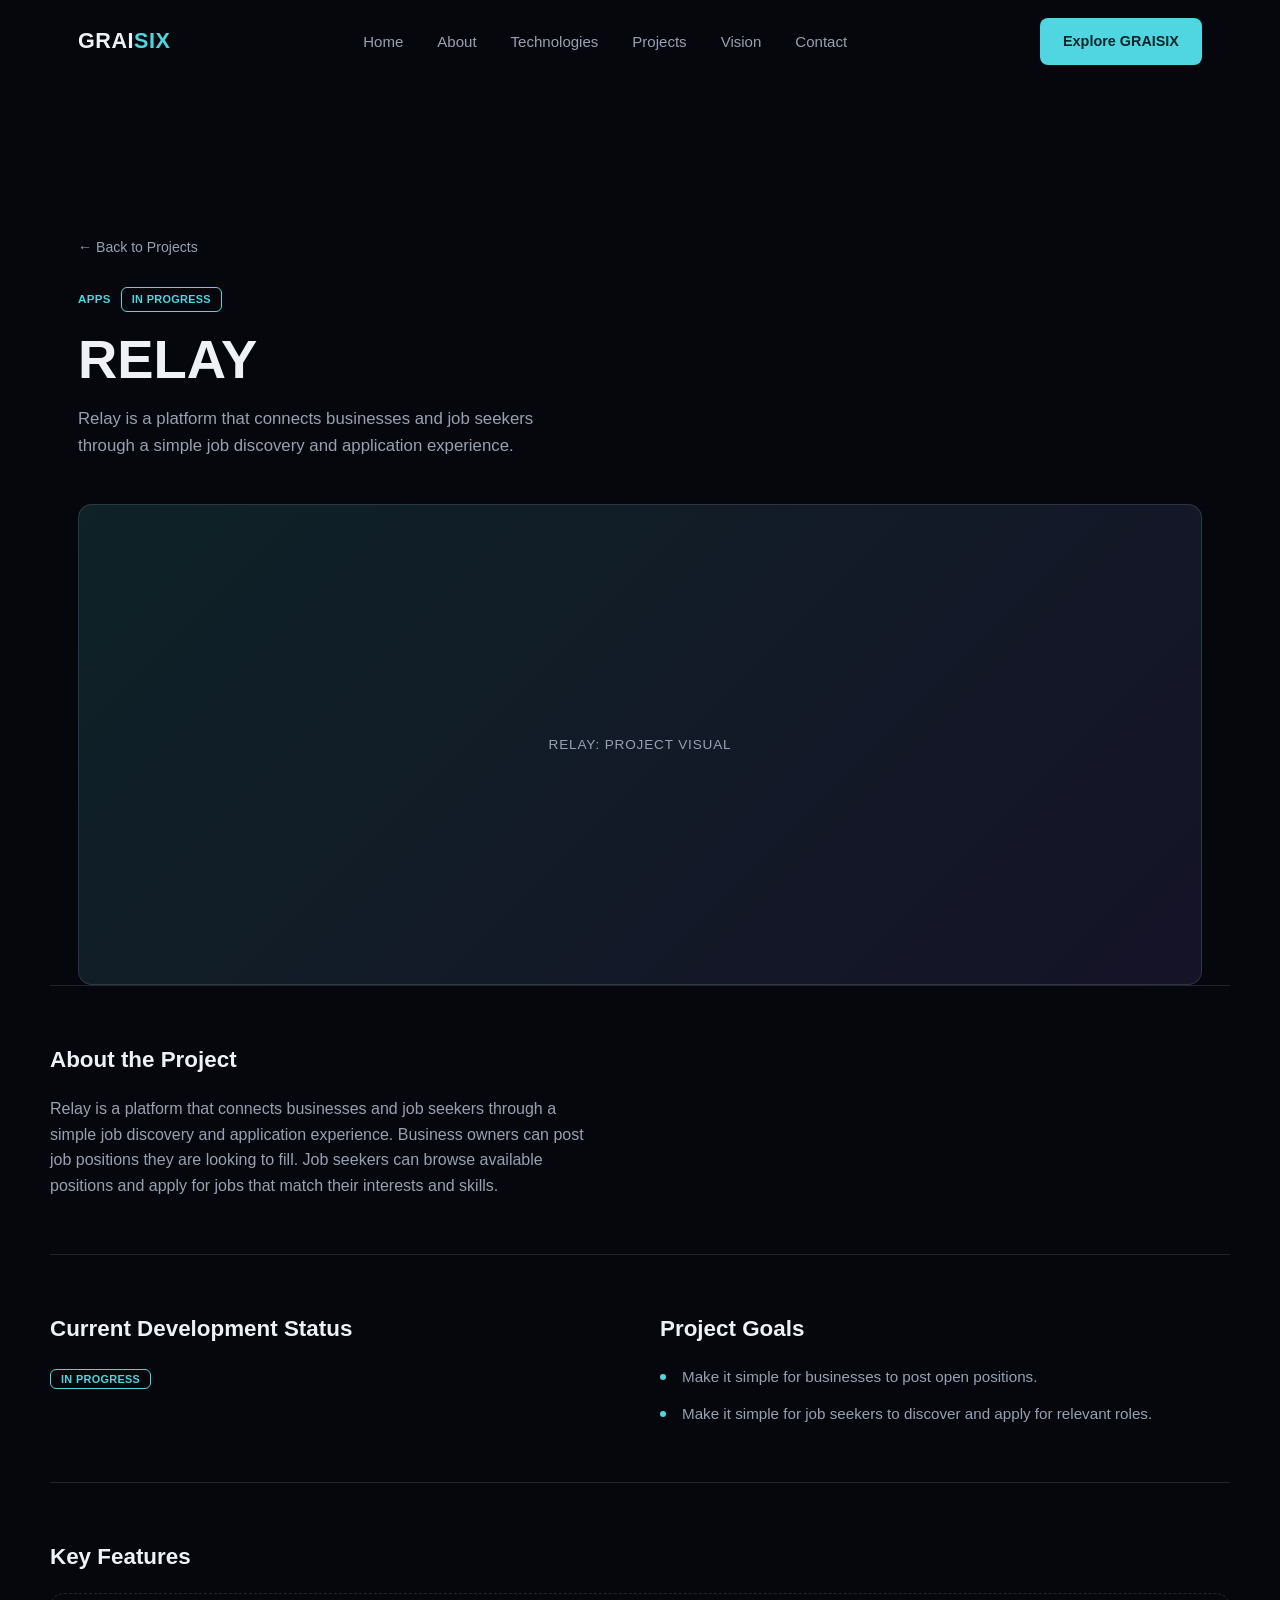
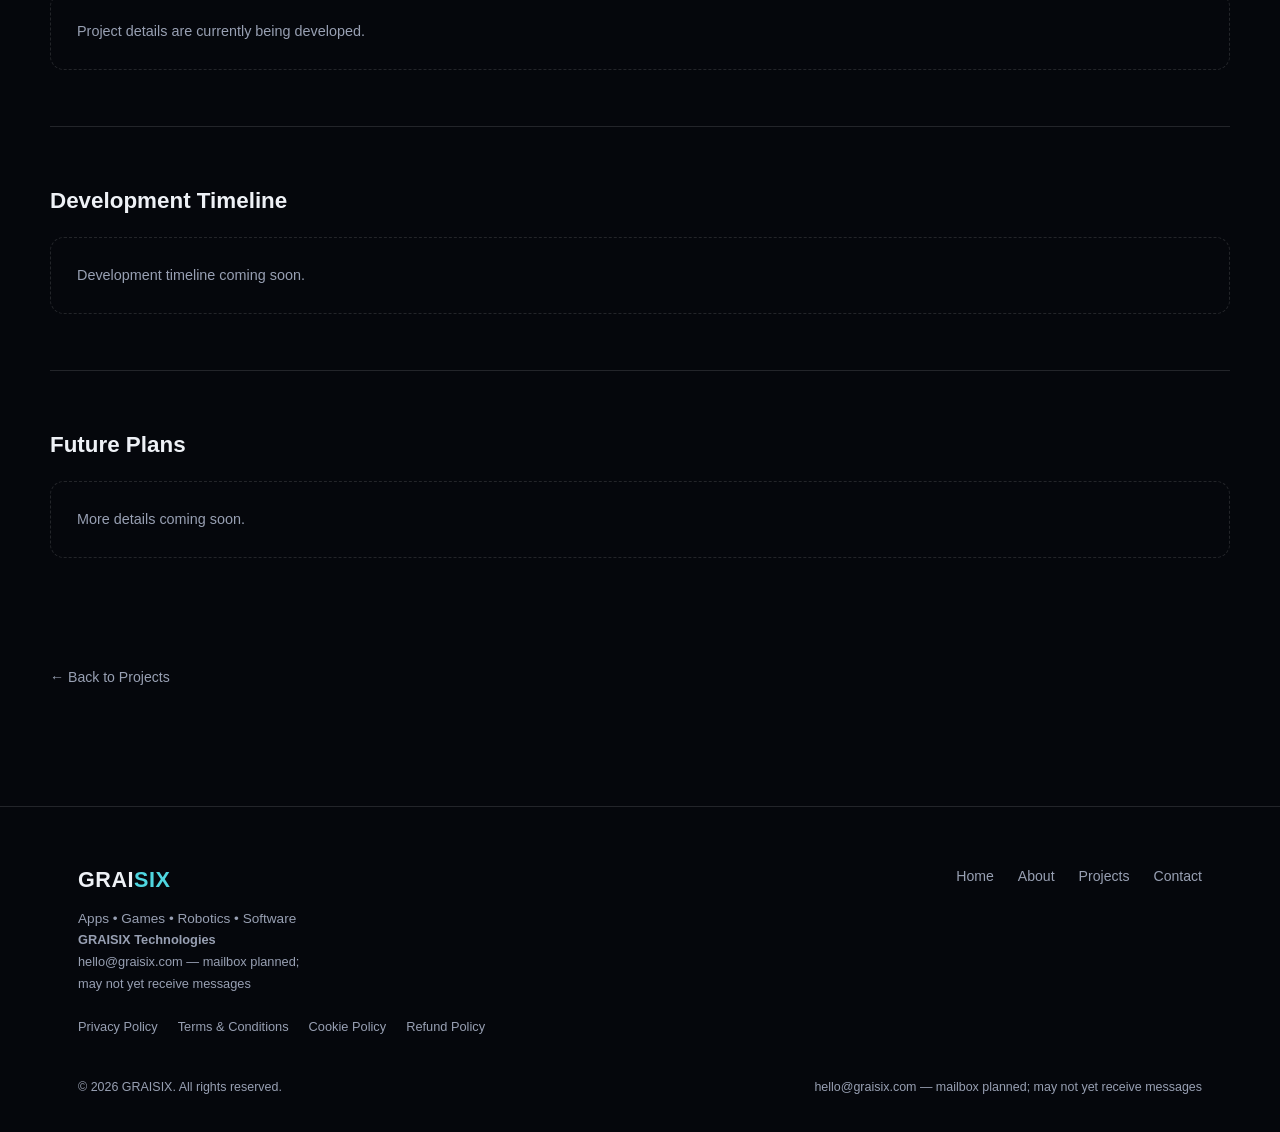
<file: projects/relay.html>
<!DOCTYPE html>
<html lang="en">
<head>
<meta charset="UTF-8">
<meta name="viewport" content="width=device-width, initial-scale=1, viewport-fit=cover">
<title>Relay: GRAISIX</title>
<meta name="description" content="Relay is a platform that connects businesses and job seekers through a simple job discovery and application experience.">
<meta property="og:title" content="Relay: GRAISIX">
<meta property="og:type" content="website">
<meta property="og:description" content="Relay is a platform that connects businesses and job seekers through a simple job discovery and application experience.">
<meta property="og:url" content="https://graisix.com/projects/relay.html">
<meta property="og:site_name" content="GRAISIX">
<meta name="twitter:card" content="summary">
<meta name="twitter:title" content="Relay: GRAISIX">
<meta name="twitter:description" content="Relay is a platform that connects businesses and job seekers through a simple job discovery and application experience.">
<link rel="canonical" href="https://graisix.com/projects/relay.html">
<link rel="icon" href="../assets/logo/favicon.svg">
<link rel="stylesheet" href="../css/style.css">
<link rel="stylesheet" href="../css/project.css">
</head>
<body>

<header id="siteHeader">
  <nav class="wrap">
    <a href="../index.html#home" class="logo">GRAI<span>SIX</span></a>
    <ul class="nav-links">
      <li><a href="../index.html#home">Home</a></li>
      <li><a href="../index.html#about">About</a></li>
      <li><a href="../index.html#technologies">Technologies</a></li>
      <li><a href="../index.html#projects">Projects</a></li>
      <li><a href="../index.html#vision">Vision</a></li>
      <li><a href="../index.html#contact">Contact</a></li>
    </ul>
    <a href="../index.html#technologies" class="btn btn-primary nav-cta">Explore GRAISIX</a>
    <button class="burger" id="burgerBtn" aria-label="Open menu" aria-expanded="false" aria-controls="mobileMenu">
      <span></span><span></span><span></span>
    </button>
  </nav>
</header>

<nav class="mobile-menu" id="mobileMenu" aria-label="Mobile navigation" aria-hidden="true">
  <a href="../index.html#home">Home</a>
  <a href="../index.html#about">About</a>
  <a href="../index.html#technologies">Technologies</a>
  <a href="../index.html#projects">Projects</a>
  <a href="../index.html#vision">Vision</a>
  <a href="../index.html#contact">Contact</a>
</nav>

<main id="project-detail"><!-- populated by js/projects.js --></main>

<footer>
  <div class="wrap">
    <div class="footer-grid">
      <div>
        <div class="logo">GRAI<span>SIX</span></div>
        <p style="color:var(--muted); font-size:.85rem; margin-top:10px;">Apps • Games • Robotics • Software</p>
        <p class="footer-business"><strong>GRAISIX Technologies</strong><br><span data-contact-email></span></p>
      </div>
      <ul class="footer-links">
        <li><a href="../index.html#home">Home</a></li>
        <li><a href="../index.html#about">About</a></li>
        <li><a href="../index.html#projects">Projects</a></li>
        <li><a href="../index.html#contact">Contact</a></li>
      </ul>
    </div>
    <ul class="footer-legal">
      <li><a href="../privacy.html">Privacy Policy</a></li>
      <li><a href="../terms.html">Terms &amp; Conditions</a></li>
      <li><a href="../cookies.html">Cookie Policy</a></li>
      <li><a href="../refund.html">Refund Policy</a></li>
    </ul>
    <div class="footer-bottom">
      <span>© 2026 GRAISIX. All rights reserved.</span>
      <span data-contact-email></span>
    </div>
  </div>
</footer>

<script src="../js/projects.js"></script>
<script>renderProjectDetail("relay");</script>
<script src="../js/site-config.js"></script>
<script src="../js/script.js"></script>
</body>
</html>
</file>
<file: css/style.css>
:root{
  --bg:#05070c; --surface:#0b0f18; --surface-2:#10141f; --border:rgba(255,255,255,.12);
  --text:#eef1f6; --muted:#98a0b3; --accent:#4fd6e0; --accent-dim:rgba(79,214,224,.15);
  --maxw:1180px; --radius:14px;
  --font-display:'Space Grotesk',-apple-system,BlinkMacSystemFont,'Segoe UI',sans-serif;
  --font-body:-apple-system,BlinkMacSystemFont,'Segoe UI',Roboto,Helvetica,Arial,sans-serif;
}
*{box-sizing:border-box; margin:0; padding:0;}
html{scroll-behavior:smooth; scroll-padding-top:80px;}
body{background:var(--bg); color:var(--text); font-family:var(--font-body); line-height:1.6; overflow-x:hidden;
  padding-top:env(safe-area-inset-top,0px); padding-bottom:env(safe-area-inset-bottom,0px);}
h1,h2,h3,.logo{font-family:var(--font-display);}
img{max-width:100%;}
a{color:inherit; text-decoration:none;}
button{font-family:inherit;}
.wrap{max-width:var(--maxw); margin:0 auto; padding:0 28px;}
section{padding:110px 0;}
@media (max-width:700px){section{padding:70px 0;}}

/* accessible focus state for every interactive element */
a:focus-visible, button:focus-visible, input:focus-visible, textarea:focus-visible{
  outline:2px solid var(--accent); outline-offset:3px; border-radius:4px;
}

/* NAV */
header{position:sticky; top:env(safe-area-inset-top,0px); z-index:100; padding:18px 0; transition:background .3s, backdrop-filter .3s, border-color .3s; border-bottom:1px solid transparent;}
header.scrolled{background:rgba(5,7,12,.82); backdrop-filter:blur(16px); -webkit-backdrop-filter:blur(16px); border-bottom-color:var(--border);}
nav.wrap{display:flex; align-items:center; justify-content:space-between;}
.logo{font-size:1.35rem; font-weight:700; letter-spacing:.5px;}
.logo span{color:var(--accent);}
.nav-links{display:flex; gap:34px; list-style:none;}
.nav-links a{font-size:.94rem; color:var(--muted); transition:color .15s;}
.nav-links a:hover{color:var(--text);}
.btn{display:inline-flex; align-items:center; gap:8px; padding:11px 22px; border-radius:8px; font-size:.9rem; font-weight:600; cursor:pointer; border:1px solid transparent; transition:border-color .15s, color .15s, background-color .15s;}
.btn-primary{background:var(--accent); color:#04262a;}
.btn-primary:hover{background:#6fe0e8;}
.btn-ghost{border-color:var(--border); color:var(--text); background:transparent;}
.btn-ghost:hover{border-color:var(--accent); color:var(--accent);}
.nav-cta{display:none;}
@media (min-width:901px){.nav-cta{display:inline-flex;}}
.burger{display:flex; flex-direction:column; gap:5px; background:none; border:0; cursor:pointer; padding:6px;}
.burger span{width:22px; height:2px; background:var(--text); transition:.2s;}
@media (min-width:901px){.burger{display:none;}}
@media (max-width:900px){.nav-links{display:none;}}
.mobile-menu{position:fixed; inset:0; background:rgba(5,7,12,.98); backdrop-filter:blur(10px); z-index:99; display:flex; flex-direction:column; align-items:center; justify-content:center; gap:28px; padding-top:env(safe-area-inset-top,0px);
  visibility:hidden; opacity:0; transition:opacity .2s ease, visibility 0s linear .2s;}
.mobile-menu.open{visibility:visible; opacity:1; transition:opacity .2s ease;}
.mobile-menu a{font-size:1.3rem; font-family:var(--font-display);}

/* HERO */
.hero{padding-top:70px; padding-bottom:60px; min-height:86vh; display:flex; align-items:center;}
.hero .wrap{display:grid; grid-template-columns:1.1fr .9fr; gap:50px; align-items:center;}
@media (max-width:900px){.hero .wrap{grid-template-columns:1fr;} .hero{min-height:auto; padding-top:50px;}}
.tagline{color:var(--accent); font-size:.95rem; font-weight:500; letter-spacing:.03em; margin-bottom:20px;}
.hero h1{font-size:clamp(2.4rem,6vw,4.3rem); font-weight:700; line-height:1.05; letter-spacing:-.01em;}
.hero p{margin-top:22px; color:var(--muted); font-size:1.08rem; max-width:46ch;}
.hero-actions{display:flex; gap:16px; margin-top:34px; flex-wrap:wrap;}
.scroll-hint{margin-top:60px; display:flex; align-items:center; gap:10px; color:var(--muted); font-size:.8rem;}
.scroll-line{width:1px; height:34px; background:var(--border); position:relative; overflow:hidden;}
.scroll-line::after{content:"";position:absolute; top:-100%; left:0; width:100%; height:100%; background:var(--accent); animation:scrolldrop 2.2s infinite;}
@keyframes scrolldrop{to{top:100%;}}
.orbit-wrap{position:relative; aspect-ratio:1/1; display:flex; align-items:center; justify-content:center;}
.orbit-wrap svg{width:100%; height:100%; max-width:440px;}
.orbit-ring{fill:none; stroke:var(--border); stroke-width:1;}
.orbit-node{fill:var(--surface-2); stroke:var(--accent); stroke-width:1.3;}
.orbit-core{fill:var(--accent);}
.spin-slow{animation:spin 34s linear infinite; transform-origin:220px 220px;}
.spin-slow-rev{animation:spin 46s linear infinite reverse; transform-origin:220px 220px;}
@keyframes spin{to{transform:rotate(360deg);}}
@media (prefers-reduced-motion:reduce){.spin-slow,.spin-slow-rev,.scroll-line::after{animation:none;}}

/* ABOUT */
.about-grid{display:grid; grid-template-columns:1fr 1fr; gap:60px; align-items:center;}
@media (max-width:900px){.about-grid{grid-template-columns:1fr;}}
.about-grid h2{font-size:clamp(1.7rem,3.4vw,2.5rem); font-weight:700; line-height:1.15; max-width:14ch;}
.about-grid p{color:var(--muted); margin-top:20px; max-width:50ch;}
.about-visual{aspect-ratio:1/1; border:1px solid var(--border); border-radius:var(--radius); position:relative; overflow:hidden; background:var(--surface);}
.about-visual svg{width:100%; height:100%;}

/* SECTION HEAD */
.section-head{max-width:640px;}
.section-head h2{font-size:clamp(1.7rem,3.4vw,2.5rem); font-weight:700; line-height:1.15;}
.section-head p{color:var(--muted); margin-top:14px;}

/* TECH CARDS (4) */
.grid-4{display:grid; grid-template-columns:repeat(auto-fit,minmax(230px,1fr)); gap:18px; margin-top:50px;}
.tech-card{background:var(--surface); border:1px solid var(--border); border-radius:var(--radius); padding:28px 24px; transition:border-color .2s; display:flex; flex-direction:column;}
.tech-card:hover{border-color:var(--accent);}
.tech-card .icon{width:36px; height:36px; margin-bottom:18px; color:var(--accent);}
.tech-card h3{font-size:1.08rem; font-weight:600; margin-bottom:10px;}
.tech-card p{color:var(--muted); font-size:.92rem; flex:1;}
.tech-card .btn{margin-top:20px; align-self:flex-start; padding:8px 18px; font-size:.82rem;}

/* PROJECT CATEGORY GROUPS */
.project-category{margin-top:64px;}
.project-category:first-of-type{margin-top:50px;}
.cat-head{display:flex; align-items:baseline; justify-content:space-between; gap:14px; border-bottom:1px solid var(--border); padding-bottom:14px; margin-bottom:24px;}
.cat-head h3{font-size:1.1rem; font-weight:600; letter-spacing:.02em;}
.cat-count{color:var(--muted); font-size:.82rem;}
.projects-grid{display:grid; grid-template-columns:repeat(auto-fit,minmax(240px,1fr)); gap:20px;}
.proj-card{border:1px solid var(--border); border-radius:var(--radius); overflow:hidden; background:var(--surface); display:flex; flex-direction:column; transition:border-color .2s;}
.proj-card:hover{border-color:var(--accent);}
.proj-visual{height:140px; background:var(--surface-2); position:relative; display:flex; align-items:center; justify-content:center; border-bottom:1px solid var(--border);}
.proj-visual span{font-family:var(--font-display); color:var(--muted); font-size:.78rem; letter-spacing:.04em;}
.proj-body{padding:22px; display:flex; flex-direction:column; gap:8px; flex:1;}
.proj-top-row{display:flex; align-items:center; gap:10px; flex-wrap:wrap;}
.proj-cat{color:var(--accent); font-size:.72rem; font-weight:600; letter-spacing:.03em;}
.status-badge{font-size:.68rem; font-weight:600; letter-spacing:.03em; padding:3px 10px; border-radius:6px; border:1px solid var(--border); color:var(--muted);}
.status-badge.progress{color:var(--accent); border-color:var(--accent);}
.status-badge.dev{color:var(--text); border-color:var(--border); background:var(--surface-2);}
.status-badge.soon{color:var(--muted); border-color:var(--border);}
.proj-body h3{font-size:1.05rem; font-weight:600;}
.proj-body p{color:var(--muted); font-size:.88rem; flex:1;}
.proj-link{margin-top:10px; font-size:.85rem; font-weight:600; color:var(--text); display:inline-flex; align-items:center; gap:6px;}
.proj-link:hover{color:var(--accent);}

/* VISION */
.vision h2{font-size:clamp(1.9rem,4vw,3rem); font-weight:700; line-height:1.15; max-width:16ch;}
.vision p{color:var(--muted); margin-top:22px; max-width:56ch; font-size:1.05rem;}
.vision-points{display:grid; grid-template-columns:repeat(auto-fit,minmax(140px,1fr)); gap:14px; margin-top:40px;}
.vision-points div{border-top:1px solid var(--border); padding-top:12px; font-size:.85rem; color:var(--muted);}

/* JOURNEY / TIMELINE */
.timeline{margin-top:56px; display:flex; overflow-x:auto; padding-bottom:10px;}
.tl-step{flex:1; min-width:150px; position:relative; padding:0 18px 0 0;}
.tl-step .dot{width:12px; height:12px; border-radius:50%; background:var(--surface-2); border:2px solid var(--border); transition:border-color .2s, background-color .2s;}
.tl-step .line{position:absolute; top:5px; left:12px; right:0; height:2px; background:var(--border);}
.tl-step:last-child .line{display:none;}
.tl-step h4{margin-top:18px; font-family:var(--font-display); font-size:.95rem;}
.tl-step p{color:var(--muted); font-size:.8rem; margin-top:6px;}
.tl-step.active .dot{background:var(--accent); border-color:var(--accent);}

/* CONTACT */
.contact-grid{display:grid; grid-template-columns:1fr 1fr; gap:60px;}
@media (max-width:900px){.contact-grid{grid-template-columns:1fr;}}
.contact-info h2{font-size:clamp(1.9rem,4vw,2.7rem); font-weight:700;}
.contact-info p{color:var(--muted); margin-top:16px; max-width:40ch;}
.contact-detail{margin-top:30px; display:flex; flex-direction:column; gap:10px;}
.contact-detail a{color:var(--accent); font-size:.95rem;}
.social-row{display:flex; gap:14px; margin-top:28px;}
.social-row a{width:40px; height:40px; border:1px solid var(--border); border-radius:50%; display:flex; align-items:center; justify-content:center; transition:border-color .15s, color .15s; color:var(--muted);}
.social-row a:hover{border-color:var(--accent); color:var(--accent);}
form.contact-form{display:flex; flex-direction:column; gap:16px;}
.form-row{display:grid; grid-template-columns:1fr 1fr; gap:16px;}
@media (max-width:520px){.form-row{grid-template-columns:1fr;}}
.field label{display:block; font-size:.8rem; color:var(--muted); margin-bottom:7px;}
.field-hint{display:block; font-size:.75rem; color:var(--muted); margin-top:6px;}
.field input, .field textarea{width:100%; background:var(--surface); border:1px solid var(--border); border-radius:8px; padding:12px 14px; color:var(--text); font-family:inherit; font-size:.92rem; transition:border-color .15s;}
.field input:focus, .field textarea:focus{border-color:var(--accent);}
.field input:focus-visible, .field textarea:focus-visible{outline:2px solid var(--accent); outline-offset:3px;}
.field textarea{resize:vertical; min-height:110px;}
.form-note{font-size:.78rem; color:var(--muted); margin-top:-4px; min-height:1.2em;}
.contact-form button[disabled]{opacity:.6; cursor:default;}
.consent-row{display:flex; align-items:flex-start; gap:10px; font-size:.85rem; color:var(--muted);}
.consent-row input[type=checkbox]{width:18px; height:18px; margin-top:2px; flex-shrink:0; accent-color:var(--accent);}
.consent-row a{color:var(--accent);}
.consent-row label{cursor:pointer;}

/* FOOTER */
footer{border-top:1px solid var(--border); padding:56px 0 34px;}
.footer-grid{display:flex; justify-content:space-between; flex-wrap:wrap; gap:40px;}
.footer-links{display:flex; gap:24px; flex-wrap:wrap; list-style:none;}
.footer-links a{color:var(--muted); font-size:.88rem;}
.footer-links a:hover{color:var(--text);}
.footer-business{color:var(--muted); font-size:.8rem; line-height:1.7; max-width:34ch;}
.footer-legal{display:flex; gap:20px; flex-wrap:wrap; list-style:none; margin-top:18px;}
.footer-legal a{color:var(--muted); font-size:.8rem;}
.footer-legal a:hover{color:var(--text);}
.footer-bottom{margin-top:40px; display:flex; justify-content:space-between; flex-wrap:wrap; gap:10px; color:var(--muted); font-size:.78rem;}

/* LEGAL PAGES */
.legal-page{padding-top:150px; padding-bottom:100px;}
.legal-page .wrap{max-width:760px;}
.legal-page h1{font-size:clamp(1.9rem,4vw,2.6rem); font-weight:700;}
.legal-updated{color:var(--muted); font-size:.85rem; margin-top:10px;}
.legal-page h2{font-size:1.2rem; font-weight:700; margin-top:44px; margin-bottom:14px;}
.legal-page p{color:var(--muted); margin-top:12px; font-size:.96rem;}
.legal-page ul{color:var(--muted); font-size:.96rem; margin-top:12px; padding-left:22px;}
.legal-page li{margin-top:8px;}
.legal-page strong{color:var(--text);}
.legal-note{border:1px solid var(--border); border-radius:var(--radius); background:var(--surface); padding:18px 20px; margin-top:32px; font-size:.88rem; color:var(--muted);}

/* REVEAL */
.reveal{opacity:0; transform:translateY(18px); transition:opacity .5s ease, transform .5s ease;}
.reveal.in{opacity:1; transform:translateY(0);}
@media (prefers-reduced-motion:reduce){
  *{animation-duration:.001ms !important; animation-iteration-count:1 !important; transition-duration:.001ms !important; scroll-behavior:auto !important;}
  .reveal{opacity:1; transform:none;}
}
</file>
<file: css/project.css>
.back-link{display:inline-flex; align-items:center; gap:8px; color:var(--muted); font-size:.88rem; margin-bottom:28px; transition:color .2s;}
.back-link:hover{color:var(--accent);}
.project-hero{padding-top:150px;}
.project-hero .proj-top-row{margin-bottom:18px;}
.project-hero h1{font-size:clamp(2.1rem,5vw,3.4rem); font-weight:700; line-height:1.1;}
.project-hero .tagline-line{color:var(--muted); margin-top:16px; font-size:1.05rem; max-width:52ch;}
.project-hero-visual{margin-top:44px; aspect-ratio:21/9; border:1px solid var(--border); border-radius:var(--radius); background:linear-gradient(135deg,rgba(84,230,240,.12),rgba(143,107,240,.12)); display:flex; align-items:center; justify-content:center;}
.project-hero-visual span{font-family:var(--font-display); color:var(--muted); letter-spacing:.06em; font-size:.85rem;}

.pd-section{padding:56px 0; border-top:1px solid var(--border);}
.pd-section h2{font-size:1.4rem; font-weight:700; margin-bottom:18px;}
.pd-section p{color:var(--muted); max-width:60ch;}
.pd-two-col{display:grid; grid-template-columns:1fr 1fr; gap:40px;}
@media (max-width:800px){.pd-two-col{grid-template-columns:1fr;}}
.goal-list{list-style:none; display:flex; flex-direction:column; gap:12px; margin-top:6px;}
.goal-list li{color:var(--muted); padding-left:22px; position:relative; font-size:.95rem;}
.goal-list li::before{content:""; position:absolute; left:0; top:9px; width:6px; height:6px; border-radius:50%; background:var(--accent);}
.placeholder-box{border:1px dashed var(--border); border-radius:var(--radius); padding:26px; color:var(--muted); font-size:.9rem; margin-top:6px;}
.dev-timeline{display:flex; gap:0; overflow-x:auto; margin-top:10px;}
.related-grid{display:grid; grid-template-columns:repeat(auto-fit,minmax(220px,1fr)); gap:18px; margin-top:6px;}
</file>
